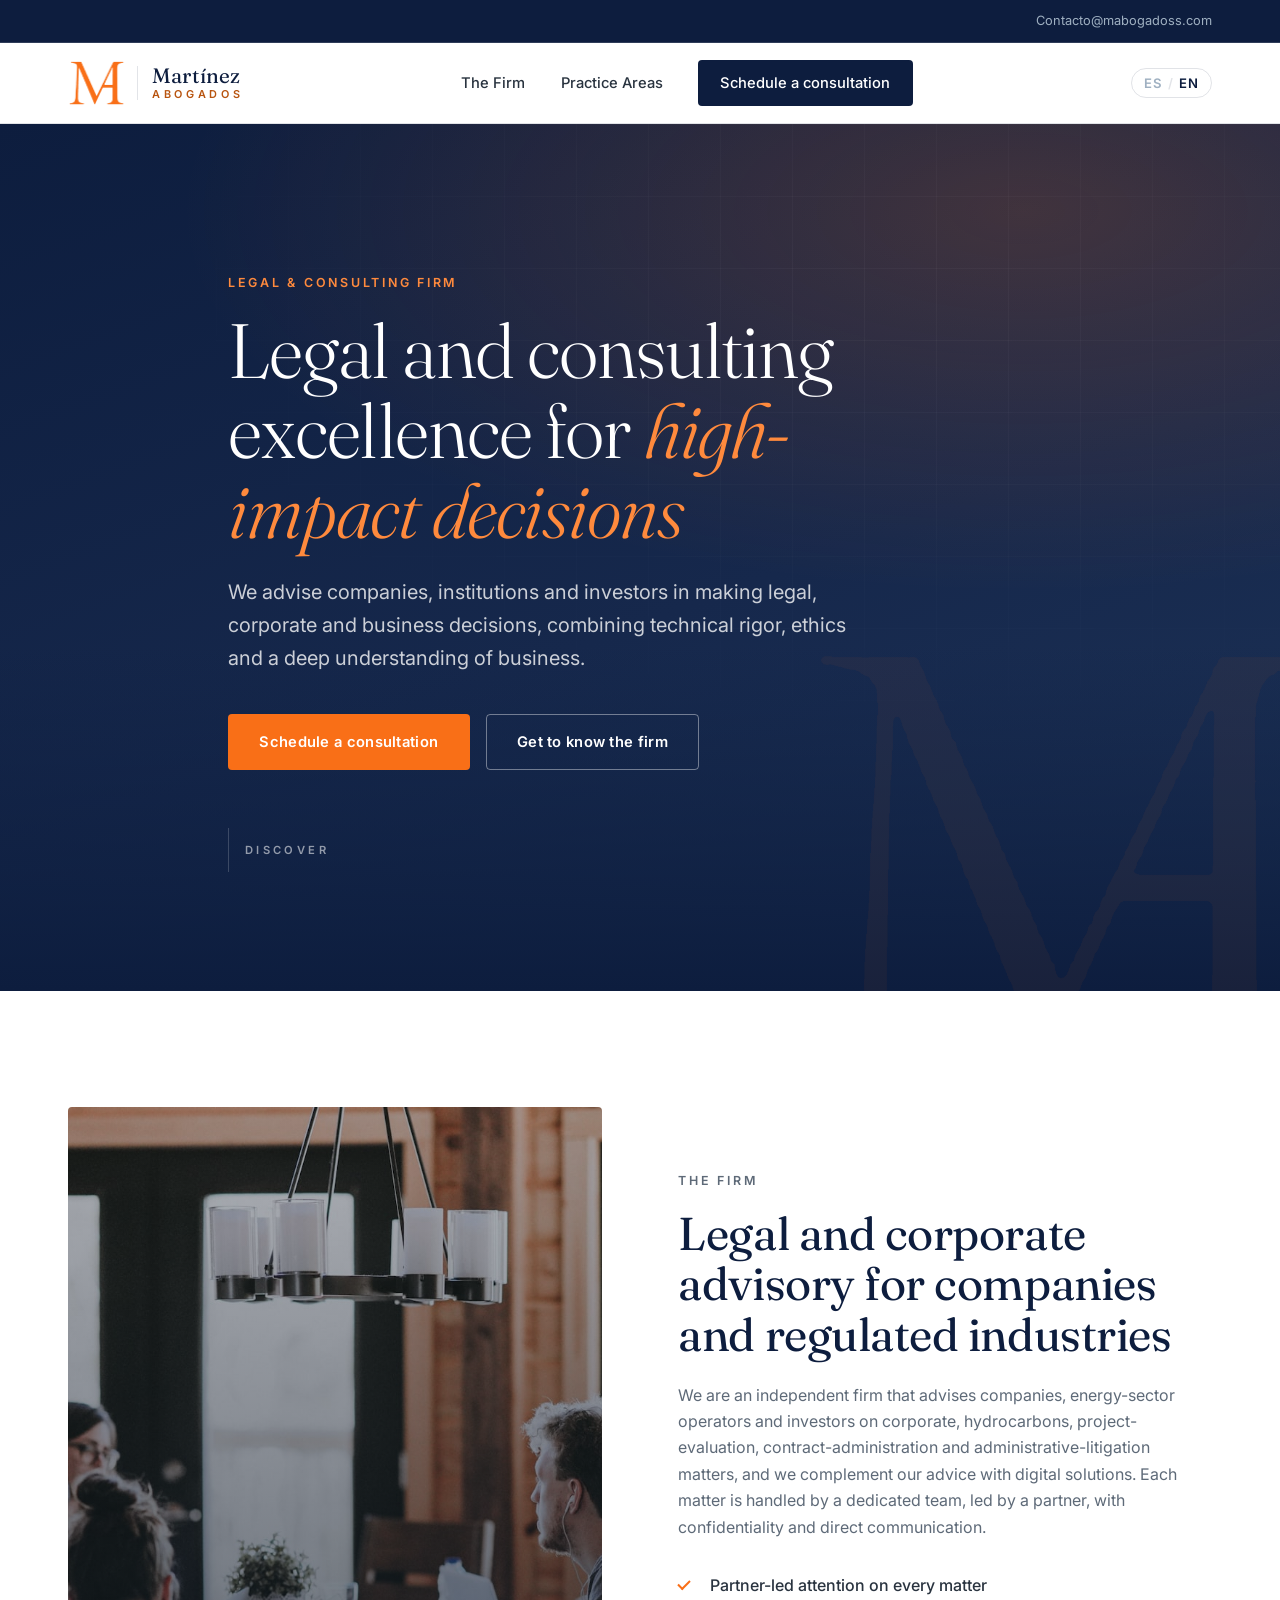
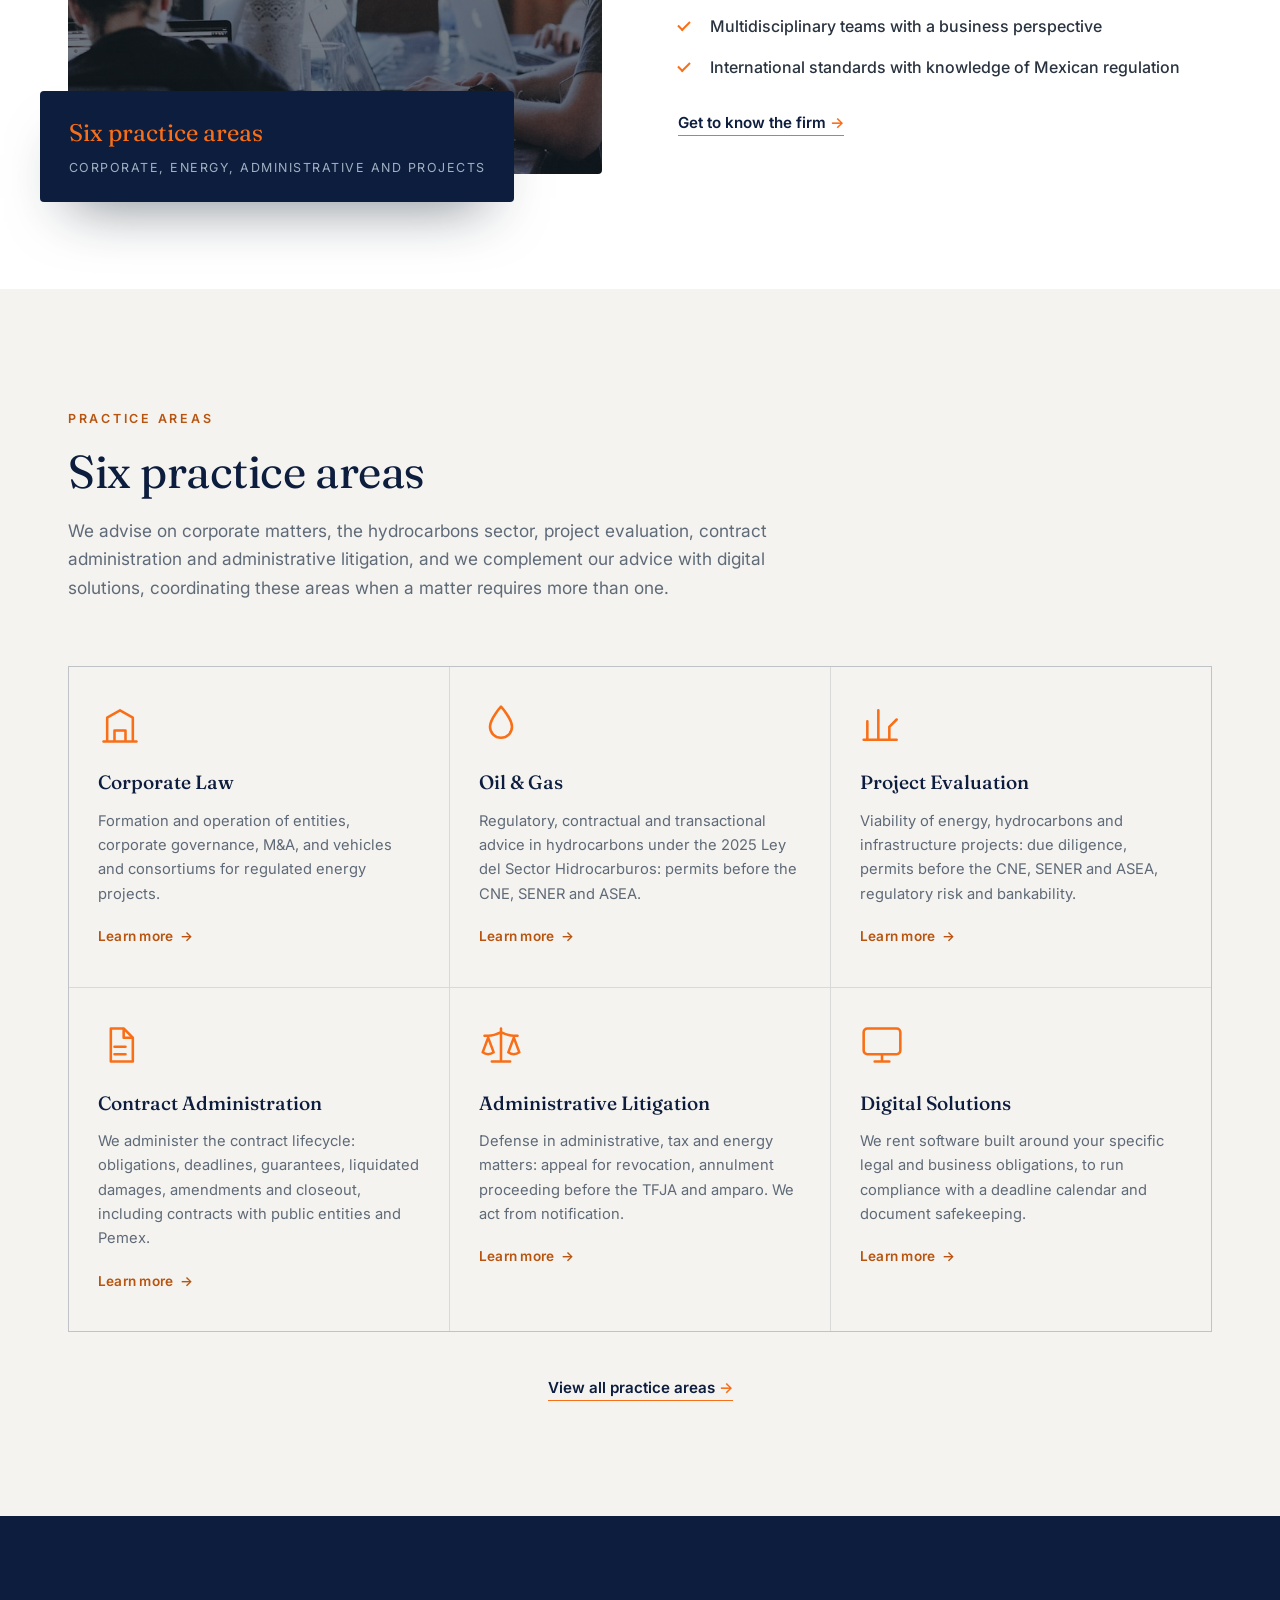
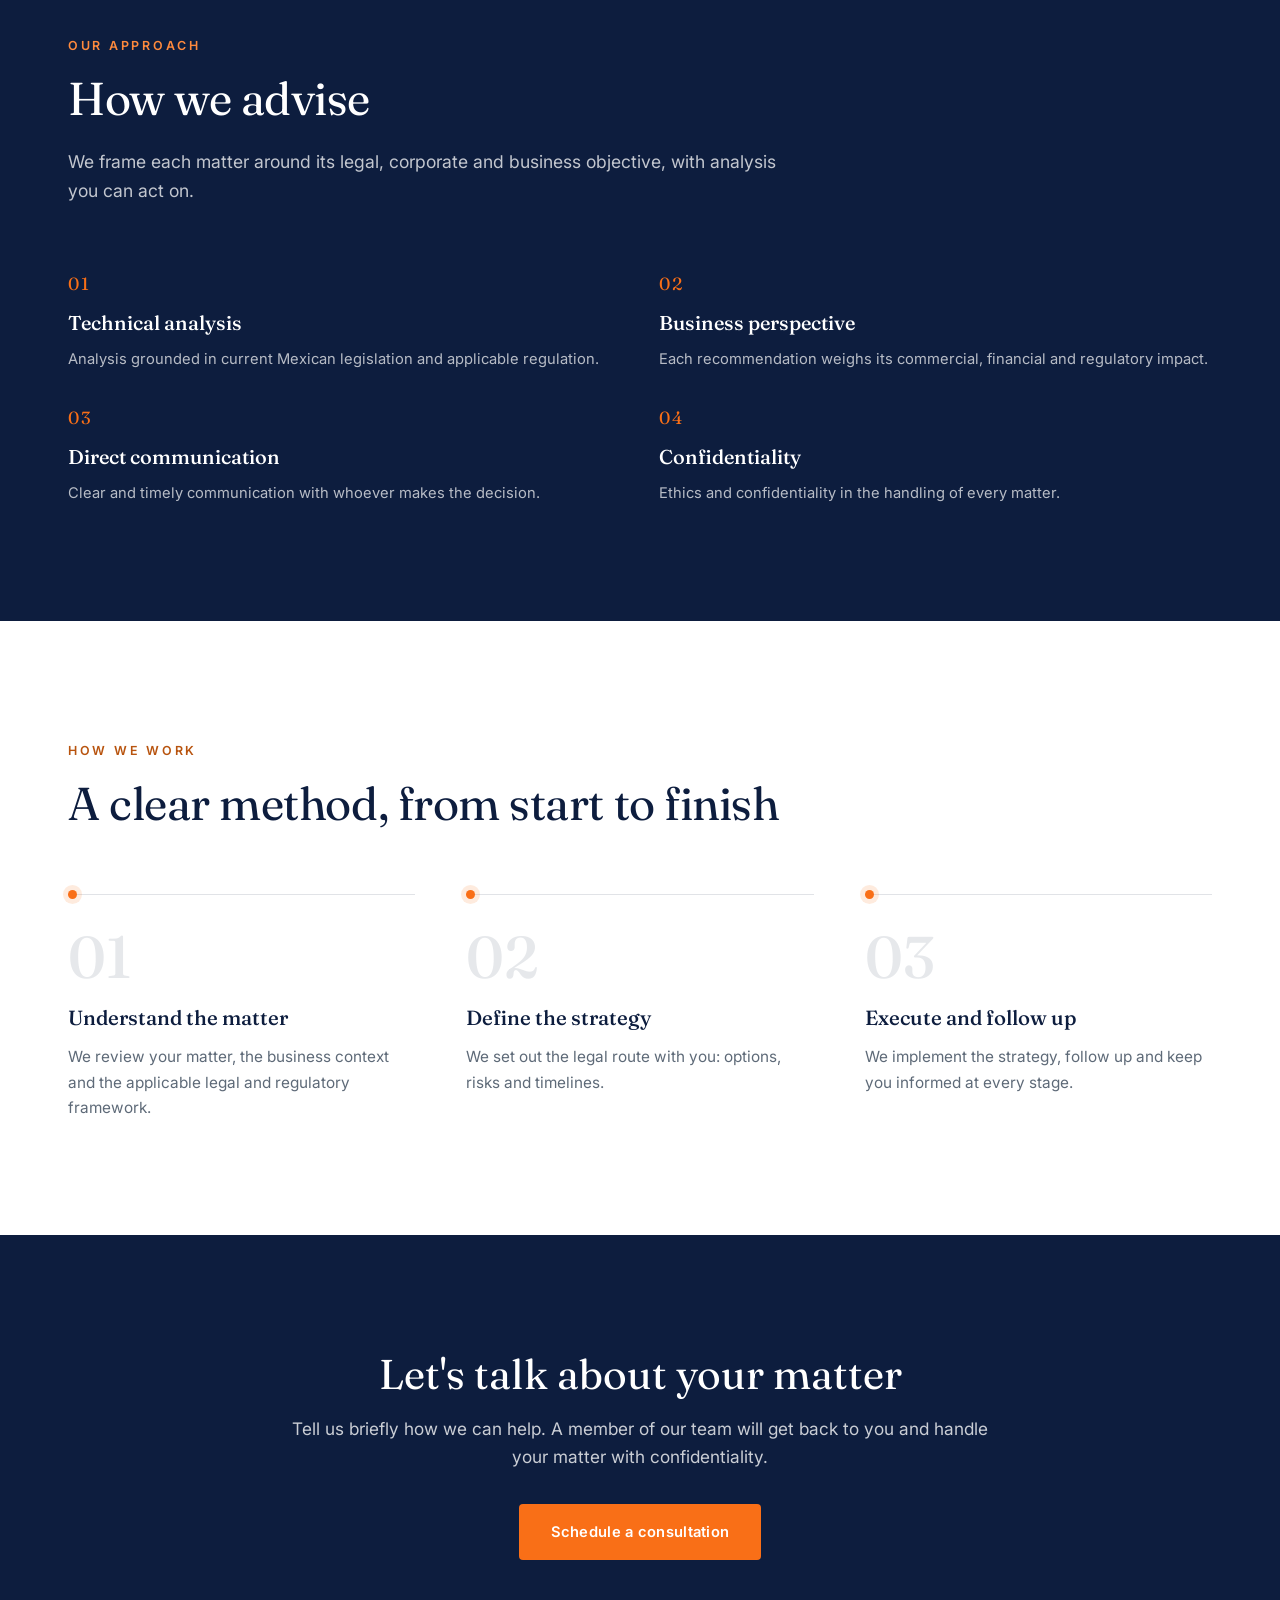
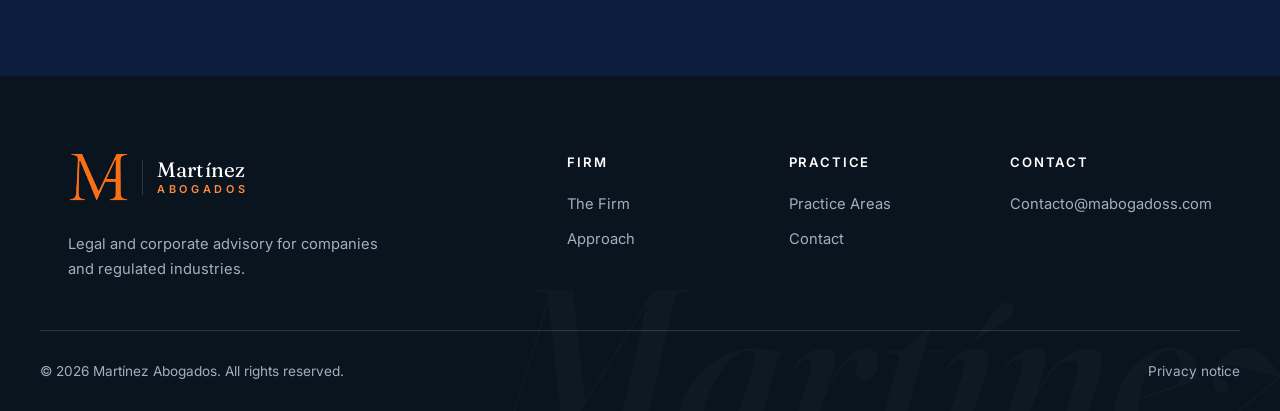
<file: index.html>
<!DOCTYPE html>
<html lang="es">
<head>
  <meta charset="UTF-8" />
  <meta name="viewport" content="width=device-width, initial-scale=1.0" />
  <meta name="google-site-verification" content="AMJVcOWjHo9Yig1ddFNWOTWosE7Yhe5uKG3Fdbvx0ug" />
  <title>Martínez Abogados — Asesoría jurídica y corporativa</title>
  <meta name="description" content="Despacho jurídico con práctica en derecho corporativo, petróleo y gas, evaluación de proyectos, administración de contratos, litigio administrativo y soluciones digitales para empresas e industrias reguladas." />
  <meta property="og:type" content="website" />
  <meta property="og:site_name" content="Martínez Abogados" />
  <meta property="og:locale" content="es_MX" />
  <meta property="og:url" content="https://mabogadoss.com/" />
  <meta property="og:title" content="Martínez Abogados — Asesoría jurídica y corporativa" />
  <meta property="og:description" content="Despacho jurídico con práctica en derecho corporativo, petróleo y gas, evaluación de proyectos, administración de contratos, litigio administrativo y soluciones digitales para empresas e industrias reguladas." />
  <meta property="og:image" content="https://mabogadoss.com/assets/og-image.png" />
  <meta name="twitter:card" content="summary_large_image" />
  <meta name="twitter:title" content="Martínez Abogados — Asesoría jurídica y corporativa" />
  <meta name="twitter:description" content="Despacho jurídico con práctica en derecho corporativo, petróleo y gas, evaluación de proyectos, administración de contratos, litigio administrativo y soluciones digitales para empresas e industrias reguladas." />
  <meta name="twitter:image" content="https://mabogadoss.com/assets/og-image.png" />
  <link rel="icon" type="image/png" href="assets/favicon-256.png" />
  <link rel="apple-touch-icon" href="assets/apple-touch-icon.png" />
  <link rel="preconnect" href="https://fonts.googleapis.com" />
  <link rel="preconnect" href="https://fonts.gstatic.com" crossorigin />
  <link href="https://fonts.googleapis.com/css2?family=Fraunces:ital,opsz,wght@0,9..144,300..600;1,9..144,300..500&family=Inter:wght@300;400;500;600;700&display=swap" rel="stylesheet" />
  <link rel="stylesheet" href="styles.css" />
</head>
<body>

  <div class="topbar">
    <div class="container topbar__inner">
      <div class="topbar__contact">
        <a href="mailto:Contacto@mabogadoss.com">Contacto@mabogadoss.com</a>
      </div>
    </div>
  </div>

  <header class="site-header" id="header">
    <div class="container site-header__inner">
      <a href="index.html" class="brand" aria-label="Martínez Abogados, inicio">
        <img src="assets/monogram-orange.png" alt="" class="brand__logo" />
        <span class="brand__text">
          <span class="brand__name">Martínez</span>
          <span class="brand__sub">Abogados</span>
        </span>
      </a>
      <nav class="nav" id="nav" aria-label="Navegación principal">
        <a href="firma.html" data-en="The Firm">La firma</a>
        <a href="areas.html" data-en="Practice Areas">Áreas de práctica</a>
        <a href="contacto.html" class="nav__cta" data-en="Schedule a consultation">Agendar consulta</a>
      </nav>
      <div class="header-actions">
        <button class="lang-toggle" id="langToggle" aria-label="Cambiar idioma / Switch language">
          <span class="lang-toggle__opt is-active" data-lang="es">ES</span>
          <span class="lang-toggle__sep">/</span>
          <span class="lang-toggle__opt" data-lang="en">EN</span>
        </button>
        <button class="nav-toggle" id="navToggle" aria-label="Abrir menú" aria-expanded="false">
          <span></span><span></span><span></span>
        </button>
      </div>
    </div>
  </header>

  <main>
    <!-- Hero -->
    <section class="hero" id="inicio">
      <div class="hero__bg" aria-hidden="true"></div>
      <div class="hero__overlay" aria-hidden="true"></div>
      <div class="container hero__content">
        <p class="eyebrow eyebrow--light reveal" data-en="Legal &amp; consulting firm">Despacho legal y de consultoría</p>
        <h1 class="hero__title reveal" data-en="Legal and consulting excellence for <em>high-impact decisions</em>">
          Asesoría legal y consultoría de excelencia para <em>decisiones de alto impacto</em>
        </h1>
        <p class="hero__lead reveal" data-en="We advise companies, institutions and investors in making legal, corporate and business decisions, combining technical rigor, ethics and a deep understanding of business.">
          Asesoramos a empresas, instituciones e inversionistas para la toma de decisiones legales,
          corporativas y de negocios, combinando rigor técnico, ética y una profunda comprensión del negocio.
        </p>
        <div class="hero__actions reveal">
          <a href="contacto.html" class="btn btn--accent" data-en="Schedule a consultation">Agenda una consulta</a>
          <a href="firma.html" class="btn btn--ghost" data-en="Get to know the firm">Conoce la firma</a>
        </div>
        <div class="hero__scroll reveal" aria-hidden="true">
          <span class="hero__scroll-line"></span>
          <span data-en="Discover">Descubre</span>
        </div>
      </div>
    </section>

    <!-- Firma (resumen) -->
    <section class="section firma">
      <div class="container grid-2">
        <div class="firma__media reveal">
          <div class="firma__img"></div>
          <div class="firma__badge">
            <span class="firma__badge-num" data-en="Six practice areas">Seis áreas</span>
            <span class="firma__badge-label" data-en="corporate, energy, administrative and projects">corporativo, energía, administrativo y proyectos</span>
          </div>
        </div>
        <div class="firma__text">
          <p class="eyebrow reveal" data-en="The firm">La firma</p>
          <h2 class="section__title reveal" data-en="Legal and corporate advisory for companies and regulated industries">Asesoría jurídica y corporativa para empresas e industrias reguladas</h2>
          <p class="reveal" data-en="We are an independent firm that advises companies, energy-sector operators and investors on corporate, hydrocarbons, project-evaluation, contract-administration and administrative-litigation matters, and we complement our advice with digital solutions. Each matter is handled by a dedicated team, led by a partner, with confidentiality and direct communication.">
            Somos un despacho independiente que asesora a empresas, operadores del sector energético e
            inversionistas en materia corporativa, de hidrocarburos, evaluación de proyectos,
            administración de contratos y litigio administrativo, y complementamos nuestra asesoría con
            soluciones digitales. Cada asunto se atiende con un equipo dedicado, liderado por un socio,
            con confidencialidad y comunicación directa.
          </p>
          <ul class="checklist">
            <li class="reveal" data-en="Partner-led attention on every matter">Atención de socio en cada asunto</li>
            <li class="reveal" data-en="Multidisciplinary teams with a business perspective">Equipos multidisciplinarios con visión de negocio</li>
            <li class="reveal" data-en="International standards with knowledge of Mexican regulation">Estándares internacionales con conocimiento de la regulación mexicana</li>
          </ul>
          <p class="reveal" style="margin-top:1.8rem;">
            <a href="firma.html" class="link-arrow" data-en="Get to know the firm">Conoce la firma</a>
          </p>
        </div>
      </div>
    </section>

    <!-- Áreas (resumen) -->
    <section class="section section--soft">
      <div class="container">
        <div class="section__head">
          <p class="eyebrow reveal" data-en="Practice Areas">Áreas de práctica</p>
          <h2 class="section__title reveal" data-en="Six practice areas">Seis áreas de práctica</h2>
          <p class="section__intro reveal" data-en="We advise on corporate matters, the hydrocarbons sector, project evaluation, contract administration and administrative litigation, and we complement our advice with digital solutions, coordinating these areas when a matter requires more than one.">
            Asesoramos en materia corporativa, sector de hidrocarburos, evaluación de proyectos,
            administración de contratos y litigio administrativo, y complementamos nuestra asesoría con
            soluciones digitales, coordinando estas áreas cuando un asunto requiere más de una.
          </p>
        </div>

        <div class="areas-grid">
          <a href="area-corporativo.html" class="area-card reveal">
            <div class="area-card__icon" aria-hidden="true">
              <svg viewBox="0 0 24 24" fill="none" stroke="currentColor" stroke-width="1.4"><path d="M3 21h18M5 21V8l7-4 7 4v13M9 21v-6h6v6"/></svg>
            </div>
            <h3 data-en="Corporate Law">Derecho corporativo</h3>
            <p data-en="Formation and operation of entities, corporate governance, M&amp;A, and vehicles and consortiums for regulated energy projects.">Constitución y operación de sociedades, gobierno corporativo, M&amp;A y vehículos y consorcios para proyectos regulados de energía.</p>
            <span class="area-card__more" data-en="Learn more">Ver más</span>
          </a>

          <a href="area-oil-and-gas.html" class="area-card reveal">
            <div class="area-card__icon" aria-hidden="true">
              <svg viewBox="0 0 24 24" fill="none" stroke="currentColor" stroke-width="1.4"><path d="M12 2s6 6.5 6 11a6 6 0 0 1-12 0c0-4.5 6-11 6-11Z"/></svg>
            </div>
            <h3 data-en="Oil &amp; Gas">Petróleo y Gas</h3>
            <p data-en="Regulatory, contractual and transactional advice in hydrocarbons under the 2025 Ley del Sector Hidrocarburos: permits before the CNE, SENER and ASEA.">Asesoría regulatoria, contractual y transaccional en hidrocarburos bajo la Ley del Sector Hidrocarburos de 2025: permisos ante la CNE, SENER y ASEA.</p>
            <span class="area-card__more" data-en="Learn more">Ver más</span>
          </a>

          <a href="area-evaluacion-proyectos.html" class="area-card reveal">
            <div class="area-card__icon" aria-hidden="true">
              <svg viewBox="0 0 24 24" fill="none" stroke="currentColor" stroke-width="1.4"><path d="M4 20V10M10 20V4M16 20v-7M20 20H2M16 13l4-4"/></svg>
            </div>
            <h3 data-en="Project Evaluation">Evaluación de proyectos</h3>
            <p data-en="Viability of energy, hydrocarbons and infrastructure projects: due diligence, permits before the CNE, SENER and ASEA, regulatory risk and bankability.">Viabilidad de proyectos de energía, hidrocarburos e infraestructura: debida diligencia, permisos ante la CNE, SENER y ASEA, riesgo regulatorio y bancabilidad.</p>
            <span class="area-card__more" data-en="Learn more">Ver más</span>
          </a>

          <a href="area-administracion-contratos.html" class="area-card reveal">
            <div class="area-card__icon" aria-hidden="true">
              <svg viewBox="0 0 24 24" fill="none" stroke="currentColor" stroke-width="1.4"><path d="M7 3h7l5 5v13H7zM14 3v5h5M9 13h6M9 17h6"/></svg>
            </div>
            <h3 data-en="Contract Administration">Administración de contratos</h3>
            <p data-en="We administer the contract lifecycle: obligations, deadlines, guarantees, liquidated damages, amendments and closeout, including contracts with public entities and Pemex.">Administramos el ciclo de vida del contrato: obligaciones, plazos, garantías, penas convencionales, convenios modificatorios y cierre, incluidos contratos con entes públicos y Pemex.</p>
            <span class="area-card__more" data-en="Learn more">Ver más</span>
          </a>

          <a href="area-litigio-administrativo.html" class="area-card reveal">
            <div class="area-card__icon" aria-hidden="true">
              <svg viewBox="0 0 24 24" fill="none" stroke="currentColor" stroke-width="1.4"><path d="m16 16 3-8 3 8c-.87.65-1.92 1-3 1s-2.13-.35-3-1Z"/><path d="m2 16 3-8 3 8c-.87.65-1.92 1-3 1s-2.13-.35-3-1Z"/><path d="M7 21h10M12 3v18M3 7h2c2 0 5-1 7-2 2 1 5 2 7 2h2"/></svg>
            </div>
            <h3 data-en="Administrative Litigation">Litigio administrativo</h3>
            <p data-en="Defense in administrative, tax and energy matters: appeal for revocation, annulment proceeding before the TFJA and amparo. We act from notification.">Defensa en materia administrativa, fiscal y energética: recurso de revocación, juicio de nulidad ante el TFJA y amparo. Actuamos desde la notificación.</p>
            <span class="area-card__more" data-en="Learn more">Ver más</span>
          </a>

          <a href="area-soluciones-digitales.html" class="area-card reveal">
            <div class="area-card__icon" aria-hidden="true">
              <svg viewBox="0 0 24 24" fill="none" stroke="currentColor" stroke-width="1.4"><rect x="2" y="3" width="20" height="14" rx="2"/><path d="M8 21h8M12 17v4"/></svg>
            </div>
            <h3 data-en="Digital Solutions">Soluciones digitales</h3>
            <p data-en="We rent software built around your specific legal and business obligations, to run compliance with a deadline calendar and document safekeeping.">Rentamos software diseñado a la medida de tus obligaciones legales y de negocio, para operar el cumplimiento con calendario y respaldo documental.</p>
            <span class="area-card__more" data-en="Learn more">Ver más</span>
          </a>
        </div>

        <p class="reveal" style="text-align:center; margin-top:2.6rem;">
          <a href="areas.html" class="link-arrow" data-en="View all practice areas">Ver todas las áreas de práctica</a>
        </p>
      </div>
    </section>

    <!-- Enfoque (resumen) -->
    <section class="section enfoque">
      <div class="container">
        <div class="section__head" style="max-width:720px;">
          <p class="eyebrow eyebrow--light reveal" data-en="Our approach">Nuestro enfoque</p>
          <h2 class="section__title section__title--light reveal" data-en="How we advise">Cómo asesoramos</h2>
          <p class="enfoque__lead reveal" data-en="We frame each matter around its legal, corporate and business objective, with analysis you can act on.">
            Enmarcamos cada asunto en su objetivo legal, corporativo y de negocio, con análisis sobre el cual puedas decidir.
          </p>
        </div>
        <div class="values">
          <div class="value reveal">
            <span class="value__num">01</span>
            <h3 data-en="Technical analysis">Análisis técnico</h3>
            <p data-en="Analysis grounded in current Mexican legislation and applicable regulation.">Análisis apegado a la legislación mexicana vigente y a la regulación aplicable.</p>
          </div>
          <div class="value reveal">
            <span class="value__num">02</span>
            <h3 data-en="Business perspective">Visión de negocio</h3>
            <p data-en="Each recommendation weighs its commercial, financial and regulatory impact.">Cada recomendación considera su impacto comercial, financiero y regulatorio.</p>
          </div>
          <div class="value reveal">
            <span class="value__num">03</span>
            <h3 data-en="Direct communication">Comunicación directa</h3>
            <p data-en="Clear and timely communication with whoever makes the decision.">Comunicación clara y oportuna con quien toma la decisión.</p>
          </div>
          <div class="value reveal">
            <span class="value__num">04</span>
            <h3 data-en="Confidentiality">Confidencialidad</h3>
            <p data-en="Ethics and confidentiality in the handling of every matter.">Ética y confidencialidad en el manejo de cada asunto.</p>
          </div>
        </div>
      </div>
    </section>

    <!-- Cómo trabajamos -->
    <section class="section">
      <div class="container">
        <div class="section__head">
          <p class="eyebrow reveal" data-en="How we work">Cómo trabajamos</p>
          <h2 class="section__title reveal" data-en="A clear method, from start to finish">Un método claro, de principio a fin</h2>
        </div>
        <div class="process-grid">
          <div class="process-step reveal">
            <span class="process-step__num">01</span>
            <h3 data-en="Understand the matter">Entender el asunto</h3>
            <p data-en="We review your matter, the business context and the applicable legal and regulatory framework.">
              Revisamos tu asunto, el contexto del negocio y el marco legal y regulatorio aplicable.
            </p>
          </div>
          <div class="process-step reveal">
            <span class="process-step__num">02</span>
            <h3 data-en="Define the strategy">Definir la estrategia</h3>
            <p data-en="We set out the legal route with you: options, risks and timelines.">
              Definimos contigo la ruta jurídica: opciones, riesgos y tiempos.
            </p>
          </div>
          <div class="process-step reveal">
            <span class="process-step__num">03</span>
            <h3 data-en="Execute and follow up">Ejecutar y dar seguimiento</h3>
            <p data-en="We implement the strategy, follow up and keep you informed at every stage.">
              Ejecutamos la estrategia, damos seguimiento y te informamos en cada etapa.
            </p>
          </div>
        </div>
      </div>
    </section>

    <!-- CTA -->
    <section class="section cta-band">
      <div class="container">
        <h2 class="reveal" data-en="Let's talk about your matter">Conversemos sobre tu asunto</h2>
        <p class="reveal" data-en="Tell us briefly how we can help. A member of our team will get back to you and handle your matter with confidentiality.">
          Cuéntanos brevemente cómo podemos ayudarte. Un miembro de nuestro equipo te responderá y
          atenderá tu asunto con confidencialidad.
        </p>
        <a href="contacto.html" class="btn btn--accent reveal" data-en="Schedule a consultation">Agenda una consulta</a>
      </div>
    </section>
  </main>

  <footer class="footer">
    <div class="container footer__top">
      <div class="footer__brand">
        <a href="index.html" class="brand brand--light">
          <img src="assets/monogram-orange.png" alt="" class="brand__logo" />
          <span class="brand__text">
            <span class="brand__name">Martínez</span>
            <span class="brand__sub">Abogados</span>
          </span>
        </a>
        <p data-en="Legal and corporate advisory for companies and regulated industries.">Asesoría jurídica y corporativa para empresas e industrias reguladas.</p>
      </div>
      <nav class="footer__nav" aria-label="Pie de página">
        <div>
          <h4 data-en="Firm">Firma</h4>
          <a href="firma.html" data-en="The Firm">La firma</a>
          <a href="firma.html#enfoque" data-en="Approach">Enfoque</a>
        </div>
        <div>
          <h4 data-en="Practice">Práctica</h4>
          <a href="areas.html" data-en="Practice Areas">Áreas de práctica</a>
          <a href="contacto.html" data-en="Contact">Contacto</a>
        </div>
        <div>
          <h4 data-en="Contact">Contacto</h4>
          <a href="mailto:Contacto@mabogadoss.com">Contacto@mabogadoss.com</a>
        </div>
      </nav>
    </div>
    <div class="container footer__bottom">
      <p>&copy; <span id="year"></span> Martínez Abogados. <span data-en="All rights reserved.">Todos los derechos reservados.</span></p>
      <div class="footer__legal">
        <a href="aviso-privacidad.html" data-en="Privacy notice">Aviso de privacidad</a>
      </div>
    </div>
  </footer>

  <script src="script.js"></script>
</body>
</html>
</file>
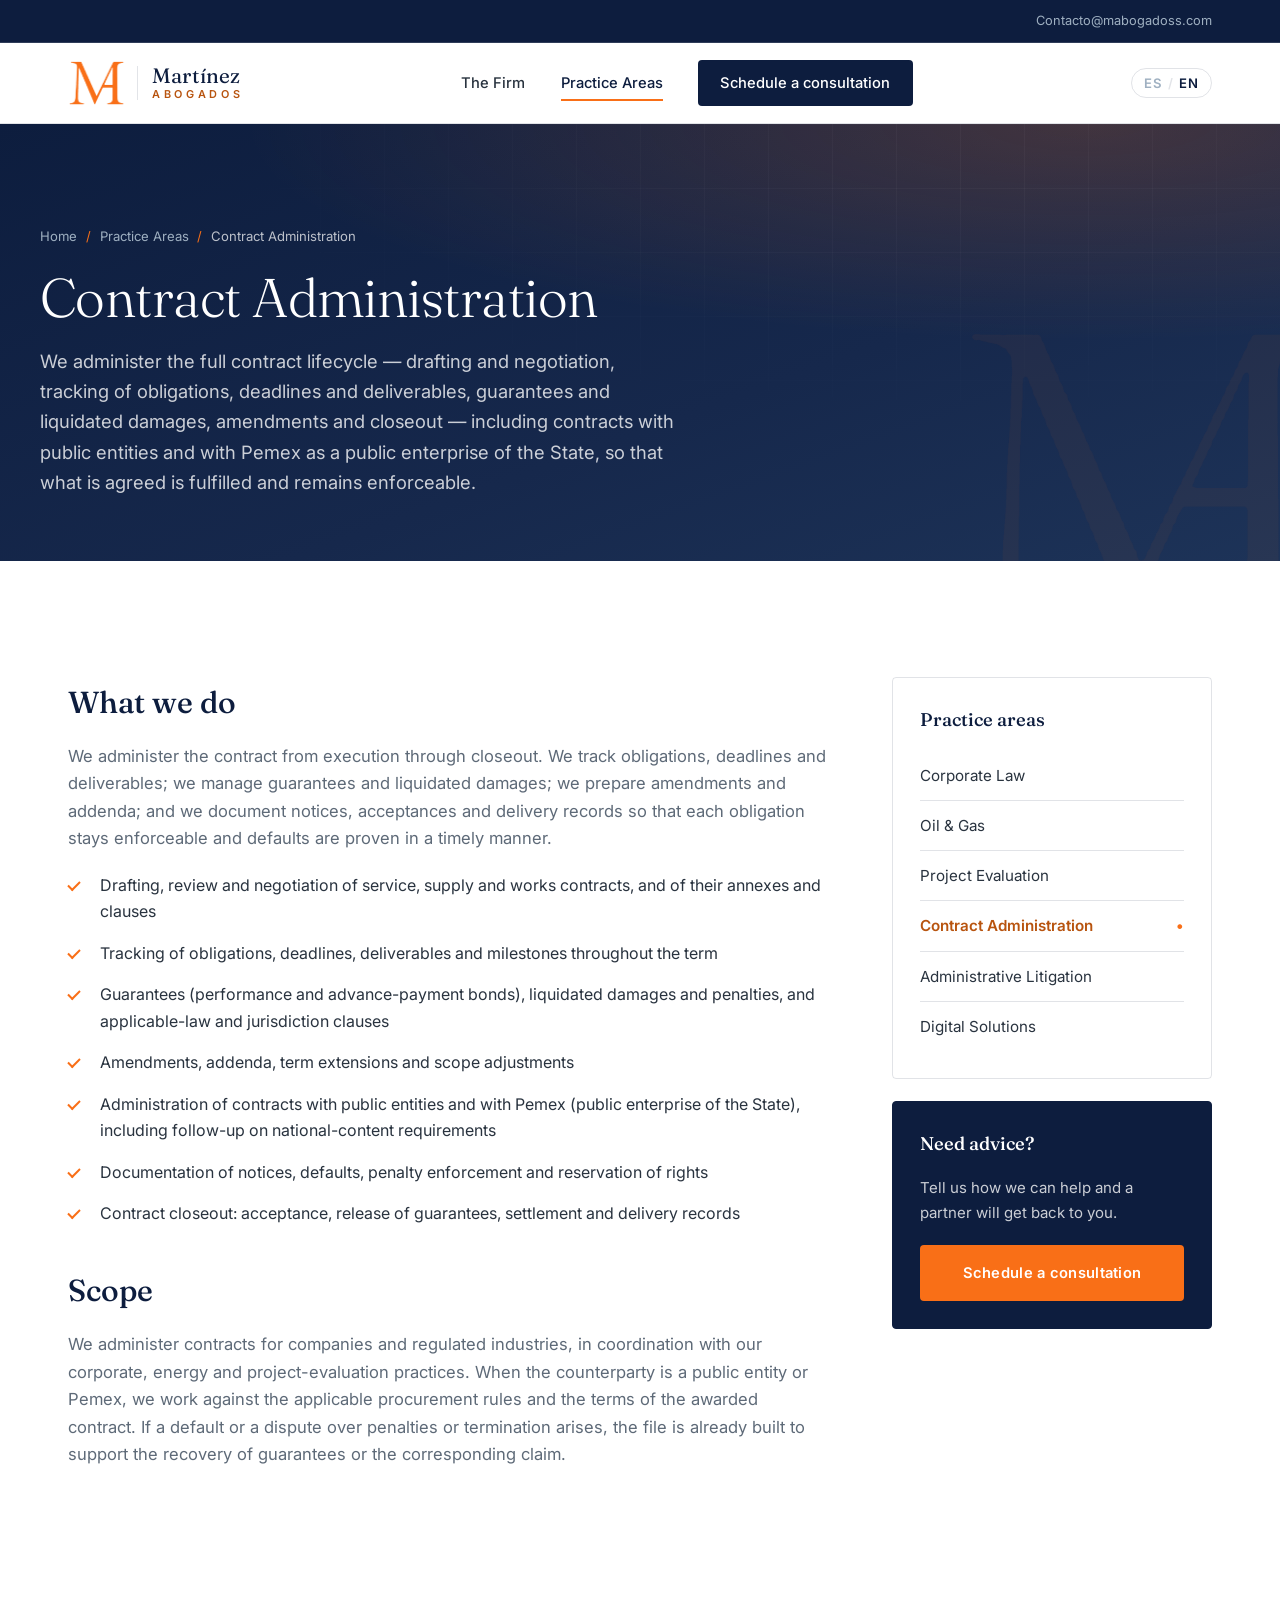
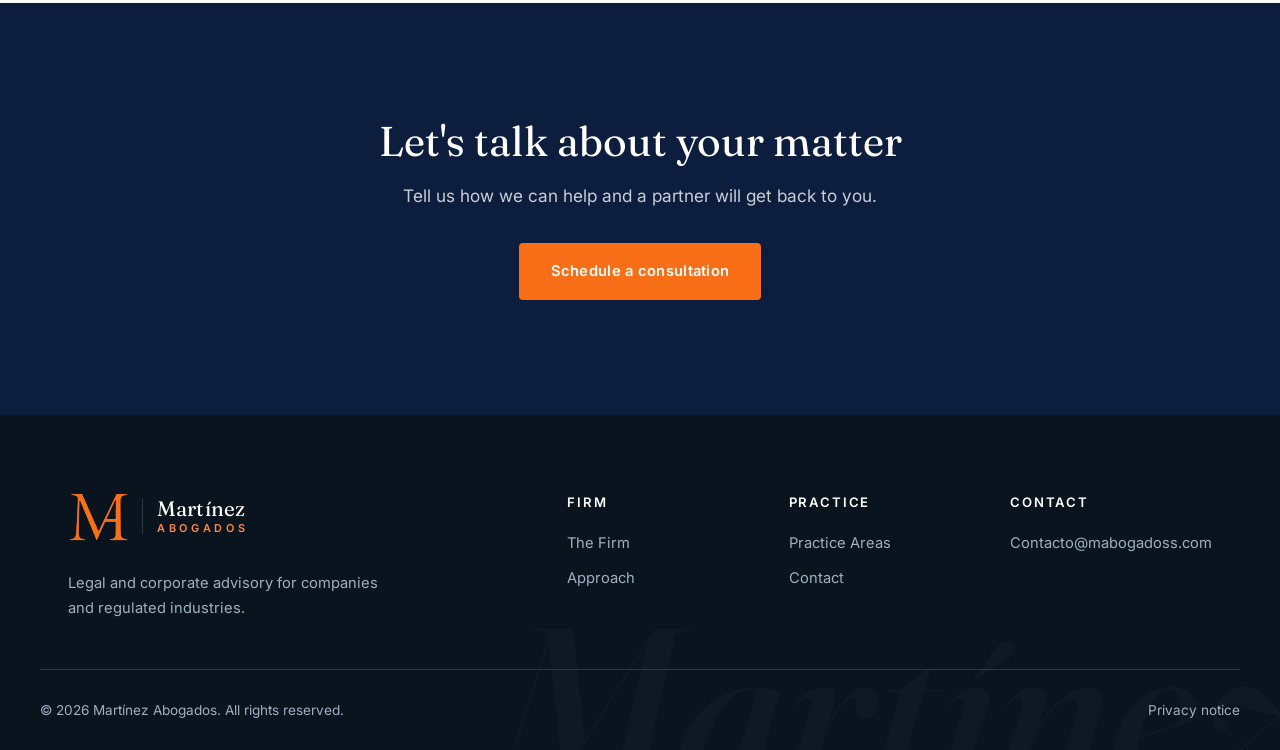
<file: area-administracion-contratos.html>
<!DOCTYPE html>
<html lang="es">
<head>
  <meta charset="UTF-8" />
  <meta name="viewport" content="width=device-width, initial-scale=1.0" />
  <title>Administración de contratos — Martínez Abogados</title>
  <meta name="description" content="Gestión del ciclo de vida contractual: elaboración, negociación, obligaciones contractuales, plazos, cumplimiento y riesgos para empresas e industrias reguladas." />
  <meta property="og:type" content="website" />
  <meta property="og:site_name" content="Martínez Abogados" />
  <meta property="og:locale" content="es_MX" />
  <meta property="og:url" content="https://mabogadoss.com/area-administracion-contratos.html" />
  <meta property="og:title" content="Administración de contratos — Martínez Abogados" />
  <meta property="og:description" content="Gestión del ciclo de vida contractual: elaboración, negociación, obligaciones contractuales, plazos, cumplimiento y riesgos para empresas e industrias reguladas." />
  <meta property="og:image" content="https://mabogadoss.com/assets/og-image.png" />
  <meta name="twitter:card" content="summary_large_image" />
  <meta name="twitter:title" content="Administración de contratos — Martínez Abogados" />
  <meta name="twitter:description" content="Gestión del ciclo de vida contractual: elaboración, negociación, obligaciones contractuales, plazos, cumplimiento y riesgos para empresas e industrias reguladas." />
  <meta name="twitter:image" content="https://mabogadoss.com/assets/og-image.png" />
  <link rel="icon" type="image/png" href="assets/favicon-256.png" />
  <link rel="apple-touch-icon" href="assets/apple-touch-icon.png" />
  <link rel="preconnect" href="https://fonts.googleapis.com" />
  <link rel="preconnect" href="https://fonts.gstatic.com" crossorigin />
  <link href="https://fonts.googleapis.com/css2?family=Fraunces:ital,opsz,wght@0,9..144,300..600;1,9..144,300..500&family=Inter:wght@300;400;500;600;700&display=swap" rel="stylesheet" />
  <link rel="stylesheet" href="styles.css" />
</head>
<body>

  <div class="topbar">
    <div class="container topbar__inner">
      <div class="topbar__contact">
        <a href="mailto:Contacto@mabogadoss.com">Contacto@mabogadoss.com</a>
      </div>
    </div>
  </div>

  <header class="site-header" id="header">
    <div class="container site-header__inner">
      <a href="index.html" class="brand" aria-label="Martínez Abogados, inicio">
        <img src="assets/monogram-orange.png" alt="" class="brand__logo" />
        <span class="brand__text">
          <span class="brand__name">Martínez</span>
          <span class="brand__sub">Abogados</span>
        </span>
      </a>
      <nav class="nav" id="nav" aria-label="Navegación principal">
        <a href="firma.html" data-en="The Firm">La firma</a>
        <a href="areas.html" data-en="Practice Areas">Áreas de práctica</a>
        <a href="contacto.html" class="nav__cta" data-en="Schedule a consultation">Agendar consulta</a>
      </nav>
      <div class="header-actions">
        <button class="lang-toggle" id="langToggle" aria-label="Cambiar idioma / Switch language">
          <span class="lang-toggle__opt is-active" data-lang="es">ES</span>
          <span class="lang-toggle__sep">/</span>
          <span class="lang-toggle__opt" data-lang="en">EN</span>
        </button>
        <button class="nav-toggle" id="navToggle" aria-label="Abrir menú" aria-expanded="false">
          <span></span><span></span><span></span>
        </button>
      </div>
    </div>
  </header>

  <main>
    <section class="page-hero">
      <div class="page-hero__bg" aria-hidden="true"></div>
      <div class="container">
        <nav class="breadcrumb" aria-label="Migas de pan">
          <a href="index.html" data-en="Home">Inicio</a>
          <span class="sep">/</span>
          <a href="areas.html" data-en="Practice Areas">Áreas de práctica</a>
          <span class="sep">/</span>
          <span class="current" data-en="Contract Administration">Administración de contratos</span>
        </nav>
        <h1 class="page-hero__title" data-en="Contract Administration">Administración de contratos</h1>
        <p class="page-hero__lead" data-en="We administer the full contract lifecycle — drafting and negotiation, tracking of obligations, deadlines and deliverables, guarantees and liquidated damages, amendments and closeout — including contracts with public entities and with Pemex as a public enterprise of the State, so that what is agreed is fulfilled and remains enforceable.">
          Administramos el ciclo de vida del contrato — elaboración y negociación, seguimiento de
          obligaciones, plazos y entregables, garantías y penas convencionales, convenios modificatorios
          y cierre — incluidos los contratos con entes públicos y con Pemex como empresa pública del
          Estado, para que lo pactado se cumpla y sea exigible.
        </p>
      </div>
    </section>

    <section class="section">
      <div class="container area-layout">
        <div class="prose reveal">
          <h2 data-en="What we do">Qué hacemos</h2>
          <p data-en="We administer the contract from execution through closeout. We track obligations, deadlines and deliverables; we manage guarantees and liquidated damages; we prepare amendments and addenda; and we document notices, acceptances and delivery records so that each obligation stays enforceable and defaults are proven in a timely manner.">
            Administramos el contrato desde su firma hasta el cierre. Damos seguimiento a las obligaciones,
            los plazos y los entregables; gestionamos garantías y penas convencionales; elaboramos convenios
            modificatorios y adendas; y documentamos notificaciones, aceptaciones y actas de entrega-recepción
            para que cada obligación se mantenga exigible y los incumplimientos queden acreditados en tiempo.
          </p>
          <ul class="service-list">
            <li data-en="Drafting, review and negotiation of service, supply and works contracts, and of their annexes and clauses">Elaboración, revisión y negociación de contratos de servicios, suministro y obra, y de sus anexos y clausulados</li>
            <li data-en="Tracking of obligations, deadlines, deliverables and milestones throughout the term">Seguimiento de obligaciones, plazos, entregables e hitos a lo largo de la vigencia</li>
            <li data-en="Guarantees (performance and advance-payment bonds), liquidated damages and penalties, and applicable-law and jurisdiction clauses">Garantías (fianzas de cumplimiento y de anticipo), penas convencionales y deducciones, y cláusulas de ley aplicable y jurisdicción</li>
            <li data-en="Amendments, addenda, term extensions and scope adjustments">Convenios modificatorios, adendas, prórrogas y ajustes de alcance</li>
            <li data-en="Administration of contracts with public entities and with Pemex (public enterprise of the State), including follow-up on national-content requirements">Administración de contratos con entes públicos y con Pemex (empresa pública del Estado), incluido el seguimiento de requisitos de contenido nacional</li>
            <li data-en="Documentation of notices, defaults, penalty enforcement and reservation of rights">Documentación de notificaciones, incumplimientos, aplicación de penas y reserva de derechos</li>
            <li data-en="Contract closeout: acceptance, release of guarantees, settlement and delivery records">Cierre del contrato: aceptación, liberación de garantías, finiquito y actas de entrega-recepción</li>
          </ul>

          <h2 data-en="Scope">Alcance</h2>
          <p data-en="We administer contracts for companies and regulated industries, in coordination with our corporate, energy and project-evaluation practices. When the counterparty is a public entity or Pemex, we work against the applicable procurement rules and the terms of the awarded contract. If a default or a dispute over penalties or termination arises, the file is already built to support the recovery of guarantees or the corresponding claim.">
            Administramos contratos de empresas e industrias reguladas, en coordinación con las materias
            corporativa, de energía y de evaluación de proyectos. Cuando la contraparte es un ente público
            o Pemex, trabajamos conforme a las reglas de contratación aplicables y a los términos del contrato
            adjudicado. Si surge un incumplimiento o una controversia sobre penas o terminación, el expediente
            ya está integrado para sustentar el cobro de garantías o la reclamación que corresponda.
          </p>
        </div>

        <aside class="sidebar">
          <div class="sidebar__box">
            <h3 data-en="Practice areas">Áreas de práctica</h3>
            <div class="side-links">
              <a href="area-corporativo.html" data-en="Corporate Law">Derecho corporativo</a>
              <a href="area-oil-and-gas.html" data-en="Oil &amp; Gas">Petróleo y Gas</a>
              <a href="area-evaluacion-proyectos.html" data-en="Project Evaluation">Evaluación de proyectos</a>
              <a href="area-administracion-contratos.html" data-en="Contract Administration">Administración de contratos</a>
              <a href="area-litigio-administrativo.html" data-en="Administrative Litigation">Litigio administrativo</a>
              <a href="area-soluciones-digitales.html" data-en="Digital Solutions">Soluciones digitales</a>
            </div>
          </div>
          <div class="sidebar__box sidebar__box--accent">
            <h3 data-en="Need advice?">¿Necesitas asesoría?</h3>
            <p data-en="Tell us how we can help and a partner will get back to you.">Cuéntanos cómo podemos ayudarte y un socio te responderá.</p>
            <a href="contacto.html" class="btn btn--accent btn--block" data-en="Schedule a consultation">Agenda una consulta</a>
          </div>
        </aside>
      </div>
    </section>

    <section class="section cta-band">
      <div class="container">
        <h2 class="reveal" data-en="Let's talk about your matter">Conversemos sobre tu asunto</h2>
        <p class="reveal" data-en="Tell us how we can help and a partner will get back to you.">Cuéntanos cómo podemos ayudarte y un socio te responderá.</p>
        <a href="contacto.html" class="btn btn--accent reveal" data-en="Schedule a consultation">Agenda una consulta</a>
      </div>
    </section>
  </main>

  <footer class="footer">
    <div class="container footer__top">
      <div class="footer__brand">
        <a href="index.html" class="brand brand--light">
          <img src="assets/monogram-orange.png" alt="" class="brand__logo" />
          <span class="brand__text">
            <span class="brand__name">Martínez</span>
            <span class="brand__sub">Abogados</span>
          </span>
        </a>
        <p data-en="Legal and corporate advisory for companies and regulated industries.">Asesoría jurídica y corporativa para empresas e industrias reguladas.</p>
      </div>
      <nav class="footer__nav" aria-label="Pie de página">
        <div>
          <h4 data-en="Firm">Firma</h4>
          <a href="firma.html" data-en="The Firm">La firma</a>
          <a href="firma.html#enfoque" data-en="Approach">Enfoque</a>
        </div>
        <div>
          <h4 data-en="Practice">Práctica</h4>
          <a href="areas.html" data-en="Practice Areas">Áreas de práctica</a>
          <a href="contacto.html" data-en="Contact">Contacto</a>
        </div>
        <div>
          <h4 data-en="Contact">Contacto</h4>
          <a href="mailto:Contacto@mabogadoss.com">Contacto@mabogadoss.com</a>
        </div>
      </nav>
    </div>
    <div class="container footer__bottom">
      <p>&copy; <span id="year"></span> Martínez Abogados. <span data-en="All rights reserved.">Todos los derechos reservados.</span></p>
      <div class="footer__legal">
        <a href="aviso-privacidad.html" data-en="Privacy notice">Aviso de privacidad</a>
      </div>
    </div>
  </footer>

  <script src="script.js"></script>
</body>
</html>
</file>
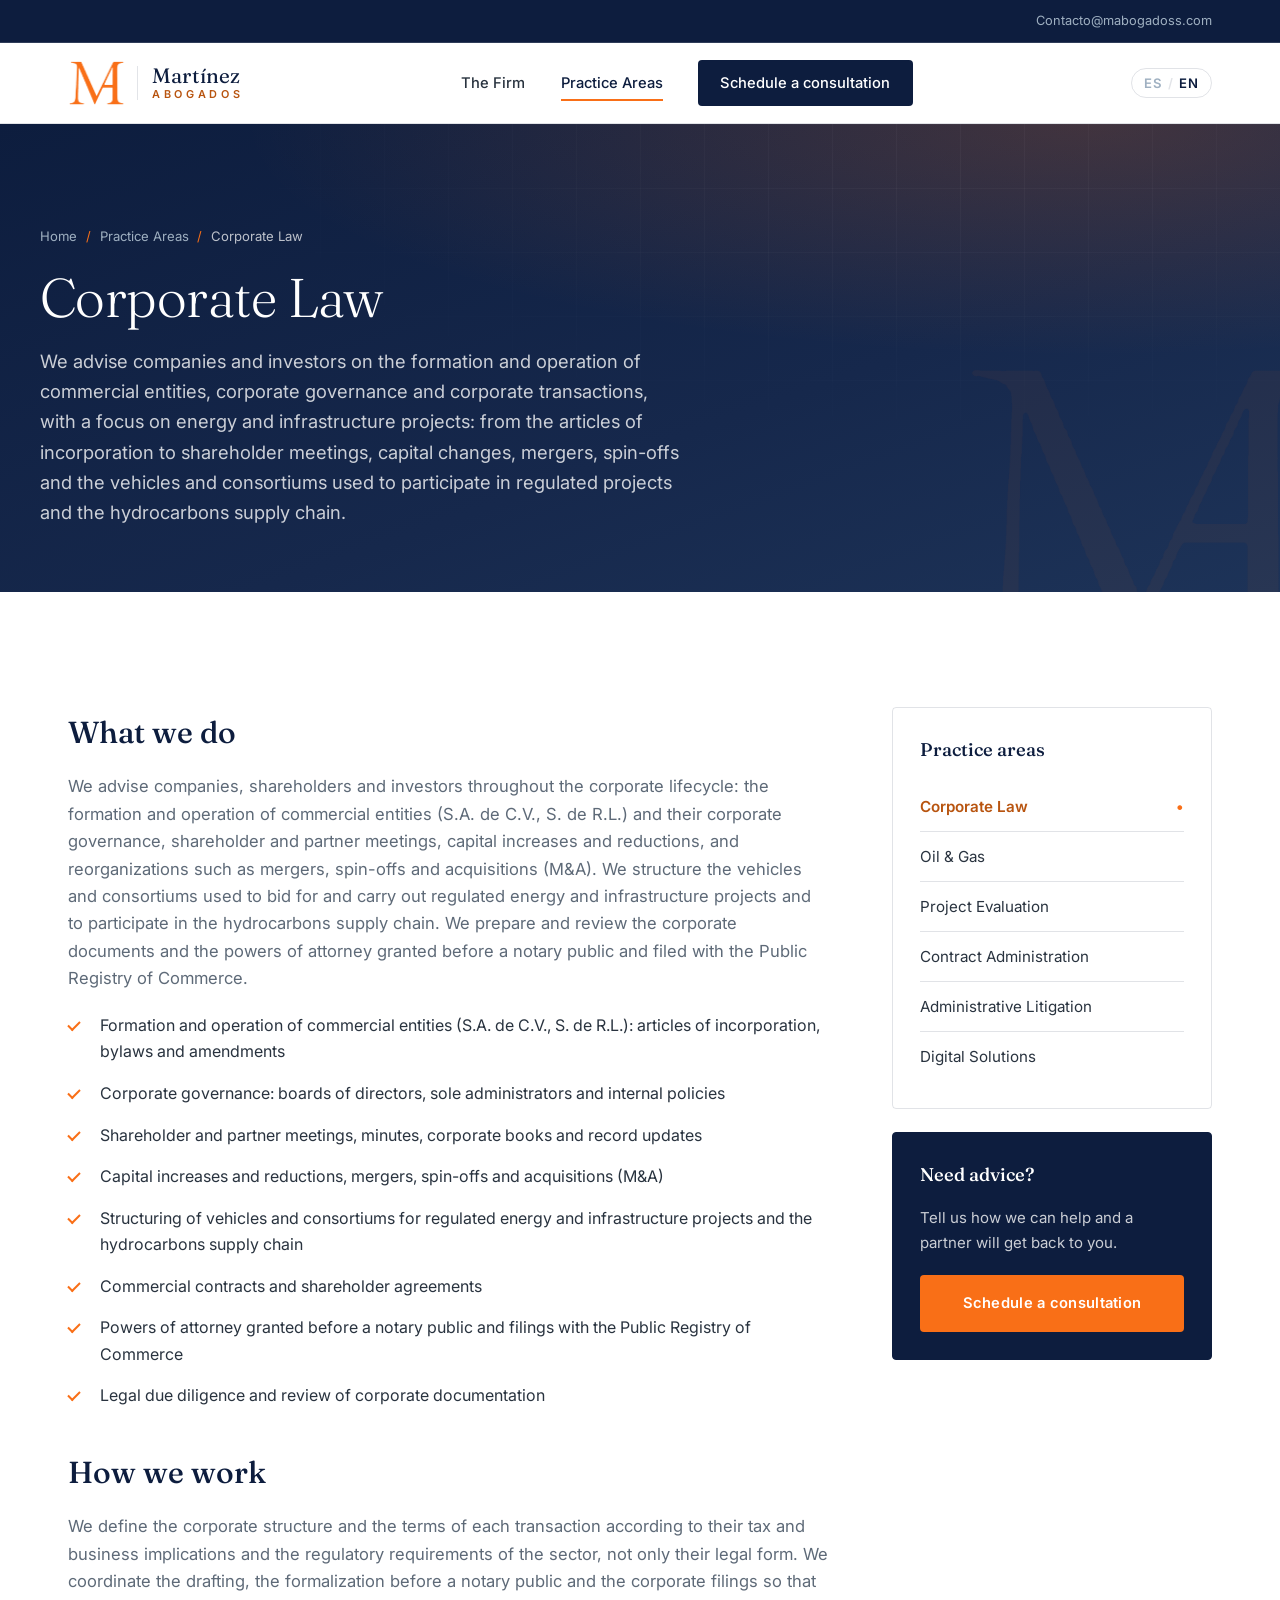
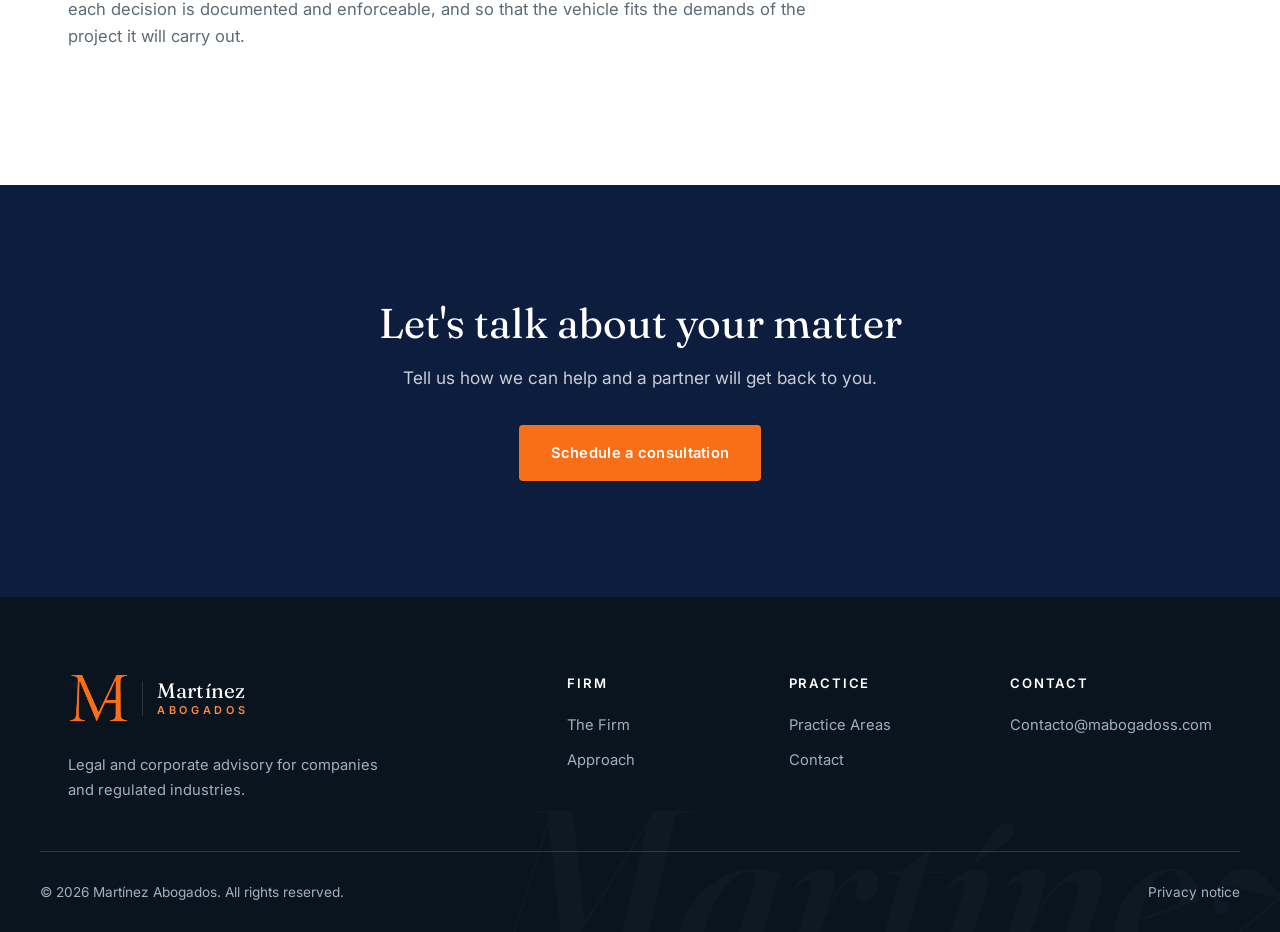
<file: area-corporativo.html>
<!DOCTYPE html>
<html lang="es">
<head>
  <meta charset="UTF-8" />
  <meta name="viewport" content="width=device-width, initial-scale=1.0" />
  <title>Derecho corporativo — Martínez Abogados</title>
  <meta name="description" content="Asesoría en constitución de sociedades, gobierno corporativo, contratos, fusiones y adquisiciones para empresas e inversionistas." />
  <meta property="og:type" content="website" />
  <meta property="og:site_name" content="Martínez Abogados" />
  <meta property="og:locale" content="es_MX" />
  <meta property="og:url" content="https://mabogadoss.com/area-corporativo.html" />
  <meta property="og:title" content="Derecho corporativo — Martínez Abogados" />
  <meta property="og:description" content="Asesoría en constitución de sociedades, gobierno corporativo, contratos, fusiones y adquisiciones para empresas e inversionistas." />
  <meta property="og:image" content="https://mabogadoss.com/assets/og-image.png" />
  <meta name="twitter:card" content="summary_large_image" />
  <meta name="twitter:title" content="Derecho corporativo — Martínez Abogados" />
  <meta name="twitter:description" content="Asesoría en constitución de sociedades, gobierno corporativo, contratos, fusiones y adquisiciones para empresas e inversionistas." />
  <meta name="twitter:image" content="https://mabogadoss.com/assets/og-image.png" />
  <link rel="icon" type="image/png" href="assets/favicon-256.png" />
  <link rel="apple-touch-icon" href="assets/apple-touch-icon.png" />
  <link rel="preconnect" href="https://fonts.googleapis.com" />
  <link rel="preconnect" href="https://fonts.gstatic.com" crossorigin />
  <link href="https://fonts.googleapis.com/css2?family=Fraunces:ital,opsz,wght@0,9..144,300..600;1,9..144,300..500&family=Inter:wght@300;400;500;600;700&display=swap" rel="stylesheet" />
  <link rel="stylesheet" href="styles.css" />
</head>
<body>

  <div class="topbar">
    <div class="container topbar__inner">
      <div class="topbar__contact">
        <a href="mailto:Contacto@mabogadoss.com">Contacto@mabogadoss.com</a>
      </div>
    </div>
  </div>

  <header class="site-header" id="header">
    <div class="container site-header__inner">
      <a href="index.html" class="brand" aria-label="Martínez Abogados, inicio">
        <img src="assets/monogram-orange.png" alt="" class="brand__logo" />
        <span class="brand__text">
          <span class="brand__name">Martínez</span>
          <span class="brand__sub">Abogados</span>
        </span>
      </a>
      <nav class="nav" id="nav" aria-label="Navegación principal">
        <a href="firma.html" data-en="The Firm">La firma</a>
        <a href="areas.html" data-en="Practice Areas">Áreas de práctica</a>
        <a href="contacto.html" class="nav__cta" data-en="Schedule a consultation">Agendar consulta</a>
      </nav>
      <div class="header-actions">
        <button class="lang-toggle" id="langToggle" aria-label="Cambiar idioma / Switch language">
          <span class="lang-toggle__opt is-active" data-lang="es">ES</span>
          <span class="lang-toggle__sep">/</span>
          <span class="lang-toggle__opt" data-lang="en">EN</span>
        </button>
        <button class="nav-toggle" id="navToggle" aria-label="Abrir menú" aria-expanded="false">
          <span></span><span></span><span></span>
        </button>
      </div>
    </div>
  </header>

  <main>
    <section class="page-hero">
      <div class="page-hero__bg" aria-hidden="true"></div>
      <div class="container">
        <nav class="breadcrumb" aria-label="Migas de pan">
          <a href="index.html" data-en="Home">Inicio</a>
          <span class="sep">/</span>
          <a href="areas.html" data-en="Practice Areas">Áreas de práctica</a>
          <span class="sep">/</span>
          <span class="current" data-en="Corporate Law">Derecho corporativo</span>
        </nav>
        <h1 class="page-hero__title" data-en="Corporate Law">Derecho corporativo</h1>
        <p class="page-hero__lead" data-en="We advise companies and investors on the formation and operation of commercial entities, corporate governance and corporate transactions, with a focus on energy and infrastructure projects: from the articles of incorporation to shareholder meetings, capital changes, mergers, spin-offs and the vehicles and consortiums used to participate in regulated projects and the hydrocarbons supply chain.">
          Asesoramos a empresas e inversionistas en la constitución y operación de sociedades
          mercantiles, el gobierno corporativo y los actos societarios, con enfoque en proyectos de
          energía e infraestructura: desde el acta constitutiva hasta las asambleas de accionistas,
          los cambios de capital, las fusiones, las escisiones y los vehículos y consorcios para
          participar en proyectos regulados y en la cadena de proveeduría del sector hidrocarburos.
        </p>
      </div>
    </section>

    <section class="section">
      <div class="container area-layout">
        <div class="prose reveal">
          <h2 data-en="What we do">Qué hacemos</h2>
          <p data-en="We advise companies, shareholders and investors throughout the corporate lifecycle: the formation and operation of commercial entities (S.A. de C.V., S. de R.L.) and their corporate governance, shareholder and partner meetings, capital increases and reductions, and reorganizations such as mergers, spin-offs and acquisitions (M&amp;A). We structure the vehicles and consortiums used to bid for and carry out regulated energy and infrastructure projects and to participate in the hydrocarbons supply chain. We prepare and review the corporate documents and the powers of attorney granted before a notary public and filed with the Public Registry of Commerce.">
            Asesoramos a empresas, accionistas e inversionistas a lo largo del ciclo de vida
            societario: la constitución y operación de sociedades mercantiles (S.A. de C.V., S. de
            R.L.) y su gobierno corporativo, las asambleas de accionistas y socios, los aumentos y
            reducciones de capital, y las reorganizaciones como la fusión, la escisión y las
            adquisiciones (M&amp;A). Estructuramos los vehículos y consorcios con los que se concursa
            y se ejecutan proyectos regulados de energía e infraestructura y se participa en la
            cadena de proveeduría del sector hidrocarburos. Elaboramos y revisamos la documentación
            corporativa y los poderes otorgados ante fedatario público e inscritos en el Registro
            Público de Comercio.
          </p>
          <ul class="service-list">
            <li data-en="Formation and operation of commercial entities (S.A. de C.V., S. de R.L.): articles of incorporation, bylaws and amendments">Constitución y operación de sociedades mercantiles (S.A. de C.V., S. de R.L.): acta constitutiva, estatutos sociales y sus reformas</li>
            <li data-en="Corporate governance: boards of directors, sole administrators and internal policies">Gobierno corporativo: consejos de administración, administradores únicos y políticas internas</li>
            <li data-en="Shareholder and partner meetings, minutes, corporate books and record updates">Asambleas de accionistas y socios, actas, libros corporativos y actualización de registros</li>
            <li data-en="Capital increases and reductions, mergers, spin-offs and acquisitions (M&amp;A)">Aumentos y reducciones de capital, fusiones, escisiones y adquisiciones (M&amp;A)</li>
            <li data-en="Structuring of vehicles and consortiums for regulated energy and infrastructure projects and the hydrocarbons supply chain">Estructuración de vehículos y consorcios para proyectos regulados de energía e infraestructura y para la cadena de proveeduría del sector hidrocarburos</li>
            <li data-en="Commercial contracts and shareholder agreements">Contratos mercantiles y convenios entre accionistas</li>
            <li data-en="Powers of attorney granted before a notary public and filings with the Public Registry of Commerce">Poderes otorgados ante fedatario público e inscripciones en el Registro Público de Comercio</li>
            <li data-en="Legal due diligence and review of corporate documentation">Debida diligencia legal y revisión de la documentación corporativa</li>
          </ul>

          <h2 data-en="How we work">Cómo trabajamos</h2>
          <p data-en="We define the corporate structure and the terms of each transaction according to their tax and business implications and the regulatory requirements of the sector, not only their legal form. We coordinate the drafting, the formalization before a notary public and the corporate filings so that each decision is documented and enforceable, and so that the vehicle fits the demands of the project it will carry out.">
            Definimos la estructura societaria y los términos de cada operación según sus
            implicaciones fiscales y de negocio y los requisitos regulatorios del sector, no solo su
            forma jurídica. Coordinamos la redacción, la protocolización ante fedatario público y las
            inscripciones corporativas para que cada decisión quede documentada y sea exigible, y para
            que el vehículo se ajuste a las exigencias del proyecto que va a ejecutar.
          </p>
        </div>

        <aside class="sidebar">
          <div class="sidebar__box">
            <h3 data-en="Practice areas">Áreas de práctica</h3>
            <div class="side-links">
              <a href="area-corporativo.html" data-en="Corporate Law">Derecho corporativo</a>
              <a href="area-oil-and-gas.html" data-en="Oil &amp; Gas">Petróleo y Gas</a>
              <a href="area-evaluacion-proyectos.html" data-en="Project Evaluation">Evaluación de proyectos</a>
              <a href="area-administracion-contratos.html" data-en="Contract Administration">Administración de contratos</a>
              <a href="area-litigio-administrativo.html" data-en="Administrative Litigation">Litigio administrativo</a>
              <a href="area-soluciones-digitales.html" data-en="Digital Solutions">Soluciones digitales</a>
            </div>
          </div>
          <div class="sidebar__box sidebar__box--accent">
            <h3 data-en="Need advice?">¿Necesitas asesoría?</h3>
            <p data-en="Tell us how we can help and a partner will get back to you.">Cuéntanos cómo podemos ayudarte y un socio te responderá.</p>
            <a href="contacto.html" class="btn btn--accent btn--block" data-en="Schedule a consultation">Agenda una consulta</a>
          </div>
        </aside>
      </div>
    </section>

    <section class="section cta-band">
      <div class="container">
        <h2 class="reveal" data-en="Let's talk about your matter">Conversemos sobre tu asunto</h2>
        <p class="reveal" data-en="Tell us how we can help and a partner will get back to you.">Cuéntanos cómo podemos ayudarte y un socio te responderá.</p>
        <a href="contacto.html" class="btn btn--accent reveal" data-en="Schedule a consultation">Agenda una consulta</a>
      </div>
    </section>
  </main>

  <footer class="footer">
    <div class="container footer__top">
      <div class="footer__brand">
        <a href="index.html" class="brand brand--light">
          <img src="assets/monogram-orange.png" alt="" class="brand__logo" />
          <span class="brand__text">
            <span class="brand__name">Martínez</span>
            <span class="brand__sub">Abogados</span>
          </span>
        </a>
        <p data-en="Legal and corporate advisory for companies and regulated industries.">Asesoría jurídica y corporativa para empresas e industrias reguladas.</p>
      </div>
      <nav class="footer__nav" aria-label="Pie de página">
        <div>
          <h4 data-en="Firm">Firma</h4>
          <a href="firma.html" data-en="The Firm">La firma</a>
          <a href="firma.html#enfoque" data-en="Approach">Enfoque</a>
        </div>
        <div>
          <h4 data-en="Practice">Práctica</h4>
          <a href="areas.html" data-en="Practice Areas">Áreas de práctica</a>
          <a href="contacto.html" data-en="Contact">Contacto</a>
        </div>
        <div>
          <h4 data-en="Contact">Contacto</h4>
          <a href="mailto:Contacto@mabogadoss.com">Contacto@mabogadoss.com</a>
        </div>
      </nav>
    </div>
    <div class="container footer__bottom">
      <p>&copy; <span id="year"></span> Martínez Abogados. <span data-en="All rights reserved.">Todos los derechos reservados.</span></p>
      <div class="footer__legal">
        <a href="aviso-privacidad.html" data-en="Privacy notice">Aviso de privacidad</a>
      </div>
    </div>
  </footer>

  <script src="script.js"></script>
</body>
</html>
</file>
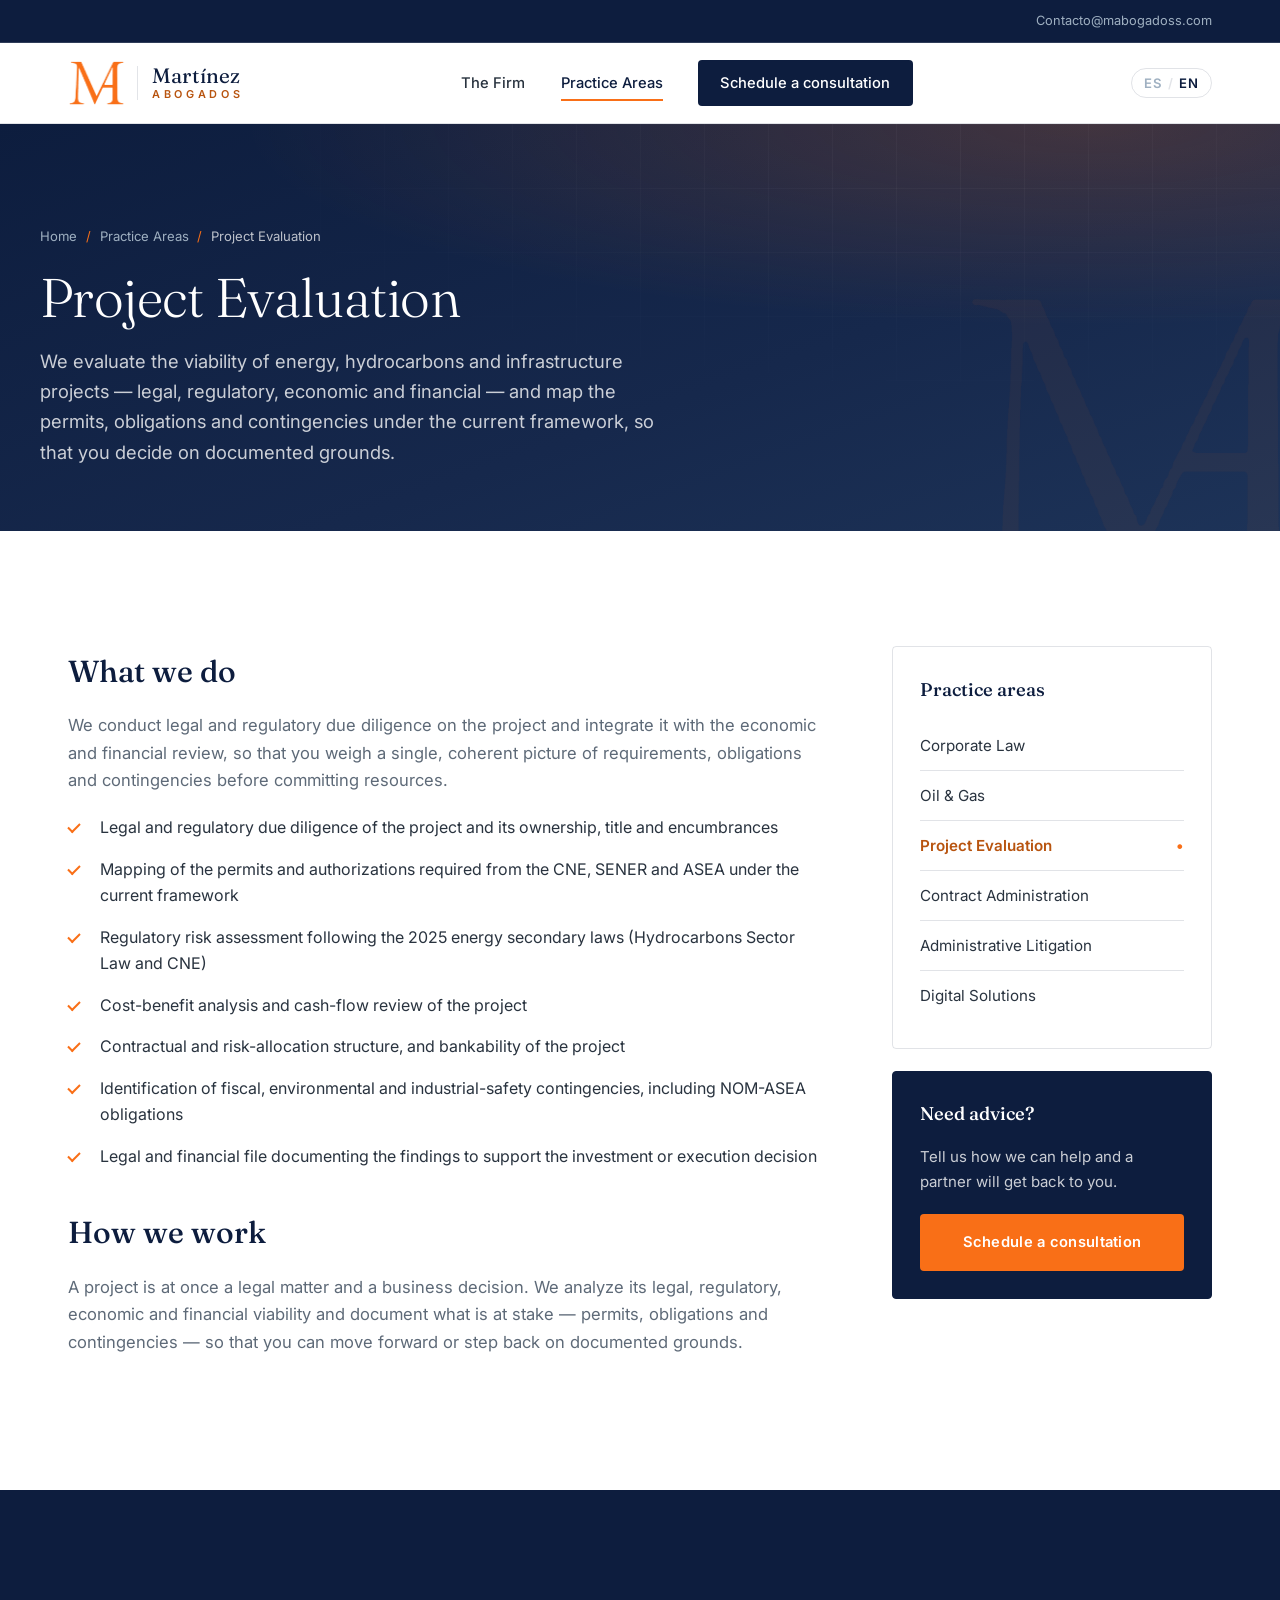
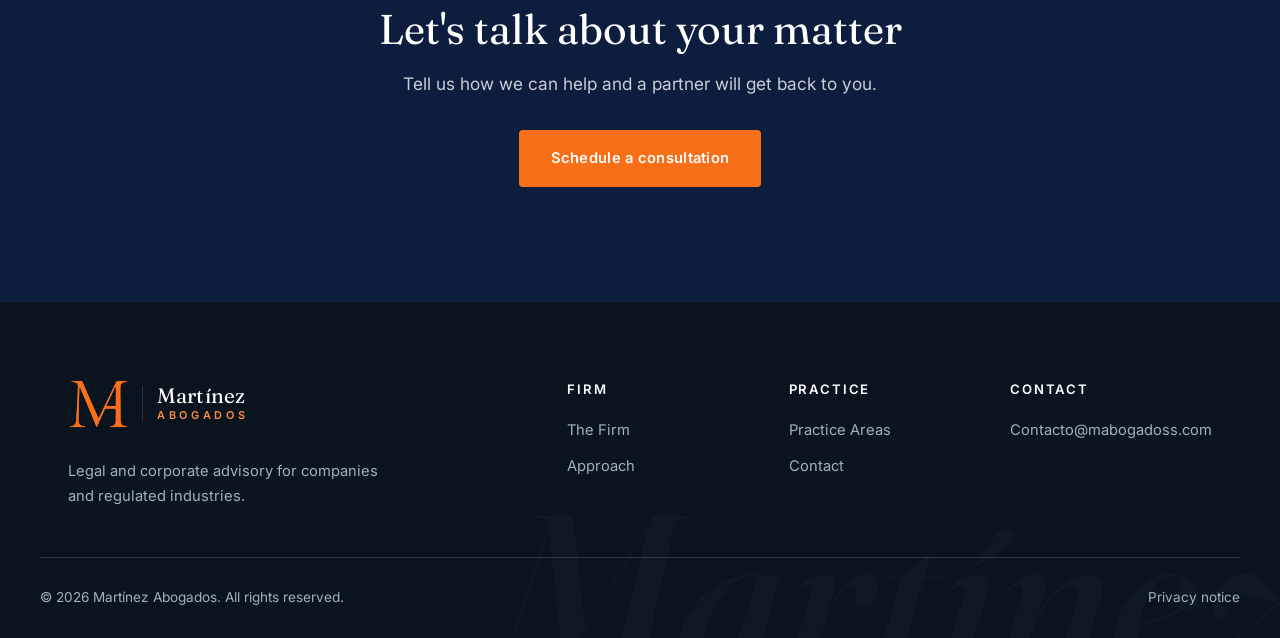
<file: area-evaluacion-proyectos.html>
<!DOCTYPE html>
<html lang="es">
<head>
  <meta charset="UTF-8" />
  <meta name="viewport" content="width=device-width, initial-scale=1.0" />
  <title>Evaluación de proyectos — Martínez Abogados</title>
  <meta name="description" content="Análisis técnico, legal y económico para la viabilidad, estructuración y gestión de riesgos de proyectos, especialmente en el sector energético." />
  <meta property="og:type" content="website" />
  <meta property="og:site_name" content="Martínez Abogados" />
  <meta property="og:locale" content="es_MX" />
  <meta property="og:url" content="https://mabogadoss.com/area-evaluacion-proyectos.html" />
  <meta property="og:title" content="Evaluación de proyectos — Martínez Abogados" />
  <meta property="og:description" content="Análisis técnico, legal y económico para la viabilidad, estructuración y gestión de riesgos de proyectos, especialmente en el sector energético." />
  <meta property="og:image" content="https://mabogadoss.com/assets/og-image.png" />
  <meta name="twitter:card" content="summary_large_image" />
  <meta name="twitter:title" content="Evaluación de proyectos — Martínez Abogados" />
  <meta name="twitter:description" content="Análisis técnico, legal y económico para la viabilidad, estructuración y gestión de riesgos de proyectos, especialmente en el sector energético." />
  <meta name="twitter:image" content="https://mabogadoss.com/assets/og-image.png" />
  <link rel="icon" type="image/png" href="assets/favicon-256.png" />
  <link rel="apple-touch-icon" href="assets/apple-touch-icon.png" />
  <link rel="preconnect" href="https://fonts.googleapis.com" />
  <link rel="preconnect" href="https://fonts.gstatic.com" crossorigin />
  <link href="https://fonts.googleapis.com/css2?family=Fraunces:ital,opsz,wght@0,9..144,300..600;1,9..144,300..500&family=Inter:wght@300;400;500;600;700&display=swap" rel="stylesheet" />
  <link rel="stylesheet" href="styles.css" />
</head>
<body>

  <div class="topbar">
    <div class="container topbar__inner">
      <div class="topbar__contact">
        <a href="mailto:Contacto@mabogadoss.com">Contacto@mabogadoss.com</a>
      </div>
    </div>
  </div>

  <header class="site-header" id="header">
    <div class="container site-header__inner">
      <a href="index.html" class="brand" aria-label="Martínez Abogados, inicio">
        <img src="assets/monogram-orange.png" alt="" class="brand__logo" />
        <span class="brand__text">
          <span class="brand__name">Martínez</span>
          <span class="brand__sub">Abogados</span>
        </span>
      </a>
      <nav class="nav" id="nav" aria-label="Navegación principal">
        <a href="firma.html" data-en="The Firm">La firma</a>
        <a href="areas.html" data-en="Practice Areas">Áreas de práctica</a>
        <a href="contacto.html" class="nav__cta" data-en="Schedule a consultation">Agendar consulta</a>
      </nav>
      <div class="header-actions">
        <button class="lang-toggle" id="langToggle" aria-label="Cambiar idioma / Switch language">
          <span class="lang-toggle__opt is-active" data-lang="es">ES</span>
          <span class="lang-toggle__sep">/</span>
          <span class="lang-toggle__opt" data-lang="en">EN</span>
        </button>
        <button class="nav-toggle" id="navToggle" aria-label="Abrir menú" aria-expanded="false">
          <span></span><span></span><span></span>
        </button>
      </div>
    </div>
  </header>

  <main>
    <section class="page-hero">
      <div class="page-hero__bg" aria-hidden="true"></div>
      <div class="container">
        <nav class="breadcrumb" aria-label="Migas de pan">
          <a href="index.html" data-en="Home">Inicio</a>
          <span class="sep">/</span>
          <a href="areas.html" data-en="Practice Areas">Áreas de práctica</a>
          <span class="sep">/</span>
          <span class="current" data-en="Project Evaluation">Evaluación de proyectos</span>
        </nav>
        <h1 class="page-hero__title" data-en="Project Evaluation">Evaluación de proyectos</h1>
        <p class="page-hero__lead" data-en="We evaluate the viability of energy, hydrocarbons and infrastructure projects &mdash; legal, regulatory, economic and financial &mdash; and map the permits, obligations and contingencies under the current framework, so that you decide on documented grounds.">
          Evaluamos la viabilidad de proyectos de energía, hidrocarburos e infraestructura
          &mdash;jurídica, regulatoria, económica y financiera&mdash; y mapeamos los permisos,
          obligaciones y contingencias bajo el marco vigente, para que decidas sobre bases documentadas.
        </p>
      </div>
    </section>

    <section class="section">
      <div class="container area-layout">
        <div class="prose reveal">
          <h2 data-en="What we do">Qué hacemos</h2>
          <p data-en="We conduct legal and regulatory due diligence on the project and integrate it with the economic and financial review, so that you weigh a single, coherent picture of requirements, obligations and contingencies before committing resources.">
            Realizamos la debida diligencia jurídica y regulatoria del proyecto y la integramos con
            la revisión económica y financiera, para que valores un panorama único y coherente de
            requisitos, obligaciones y contingencias antes de comprometer recursos.
          </p>
          <ul class="service-list">
            <li data-en="Legal and regulatory due diligence of the project and its ownership, title and encumbrances">Debida diligencia jurídica y regulatoria del proyecto, su titularidad, propiedad y gravámenes</li>
            <li data-en="Mapping of the permits and authorizations required from the CNE, SENER and ASEA under the current framework">Mapeo de permisos y autorizaciones requeridos ante la CNE, la SENER y la ASEA bajo el marco vigente</li>
            <li data-en="Regulatory risk assessment following the 2025 energy secondary laws (Hydrocarbons Sector Law and CNE)">Evaluación de riesgo regulatorio conforme a las leyes secundarias de 2025 (Ley del Sector Hidrocarburos y de la CNE)</li>
            <li data-en="Cost-benefit analysis and cash-flow review of the project">Análisis costo-beneficio y revisión del flujo de efectivo del proyecto</li>
            <li data-en="Contractual and risk-allocation structure, and bankability of the project">Estructura contractual y de asignación de riesgos, y bancabilidad del proyecto</li>
            <li data-en="Identification of fiscal, environmental and industrial-safety contingencies, including NOM-ASEA obligations">Identificación de contingencias fiscales, ambientales y de seguridad industrial, incluidas las obligaciones NOM-ASEA</li>
            <li data-en="Legal and financial file documenting the findings to support the investment or execution decision">Expediente jurídico y financiero que documenta los hallazgos para sustentar la decisión de inversión o ejecución</li>
          </ul>

          <h2 data-en="How we work">Cómo trabajamos</h2>
          <p data-en="A project is at once a legal matter and a business decision. We analyze its legal, regulatory, economic and financial viability and document what is at stake &mdash; permits, obligations and contingencies &mdash; so that you can move forward or step back on documented grounds.">
            Un proyecto es a la vez un asunto jurídico y una decisión de negocio. Analizamos su
            viabilidad jurídica, regulatoria, económica y financiera y documentamos lo que está en
            juego &mdash;permisos, obligaciones y contingencias&mdash;, para que puedas avanzar o
            detenerte sobre bases documentadas.
          </p>
        </div>

        <aside class="sidebar">
          <div class="sidebar__box">
            <h3 data-en="Practice areas">Áreas de práctica</h3>
            <div class="side-links">
              <a href="area-corporativo.html" data-en="Corporate Law">Derecho corporativo</a>
              <a href="area-oil-and-gas.html" data-en="Oil &amp; Gas">Petróleo y Gas</a>
              <a href="area-evaluacion-proyectos.html" data-en="Project Evaluation">Evaluación de proyectos</a>
              <a href="area-administracion-contratos.html" data-en="Contract Administration">Administración de contratos</a>
              <a href="area-litigio-administrativo.html" data-en="Administrative Litigation">Litigio administrativo</a>
              <a href="area-soluciones-digitales.html" data-en="Digital Solutions">Soluciones digitales</a>
            </div>
          </div>
          <div class="sidebar__box sidebar__box--accent">
            <h3 data-en="Need advice?">¿Necesitas asesoría?</h3>
            <p data-en="Tell us how we can help and a partner will get back to you.">Cuéntanos cómo podemos ayudarte y un socio te responderá.</p>
            <a href="contacto.html" class="btn btn--accent btn--block" data-en="Schedule a consultation">Agenda una consulta</a>
          </div>
        </aside>
      </div>
    </section>

    <section class="section cta-band">
      <div class="container">
        <h2 class="reveal" data-en="Let's talk about your matter">Conversemos sobre tu asunto</h2>
        <p class="reveal" data-en="Tell us how we can help and a partner will get back to you.">Cuéntanos cómo podemos ayudarte y un socio te responderá.</p>
        <a href="contacto.html" class="btn btn--accent reveal" data-en="Schedule a consultation">Agenda una consulta</a>
      </div>
    </section>
  </main>

  <footer class="footer">
    <div class="container footer__top">
      <div class="footer__brand">
        <a href="index.html" class="brand brand--light">
          <img src="assets/monogram-orange.png" alt="" class="brand__logo" />
          <span class="brand__text">
            <span class="brand__name">Martínez</span>
            <span class="brand__sub">Abogados</span>
          </span>
        </a>
        <p data-en="Legal and corporate advisory for companies and regulated industries.">Asesoría jurídica y corporativa para empresas e industrias reguladas.</p>
      </div>
      <nav class="footer__nav" aria-label="Pie de página">
        <div>
          <h4 data-en="Firm">Firma</h4>
          <a href="firma.html" data-en="The Firm">La firma</a>
          <a href="firma.html#enfoque" data-en="Approach">Enfoque</a>
        </div>
        <div>
          <h4 data-en="Practice">Práctica</h4>
          <a href="areas.html" data-en="Practice Areas">Áreas de práctica</a>
          <a href="contacto.html" data-en="Contact">Contacto</a>
        </div>
        <div>
          <h4 data-en="Contact">Contacto</h4>
          <a href="mailto:Contacto@mabogadoss.com">Contacto@mabogadoss.com</a>
        </div>
      </nav>
    </div>
    <div class="container footer__bottom">
      <p>&copy; <span id="year"></span> Martínez Abogados. <span data-en="All rights reserved.">Todos los derechos reservados.</span></p>
      <div class="footer__legal">
        <a href="aviso-privacidad.html" data-en="Privacy notice">Aviso de privacidad</a>
      </div>
    </div>
  </footer>

  <script src="script.js"></script>
</body>
</html>
</file>
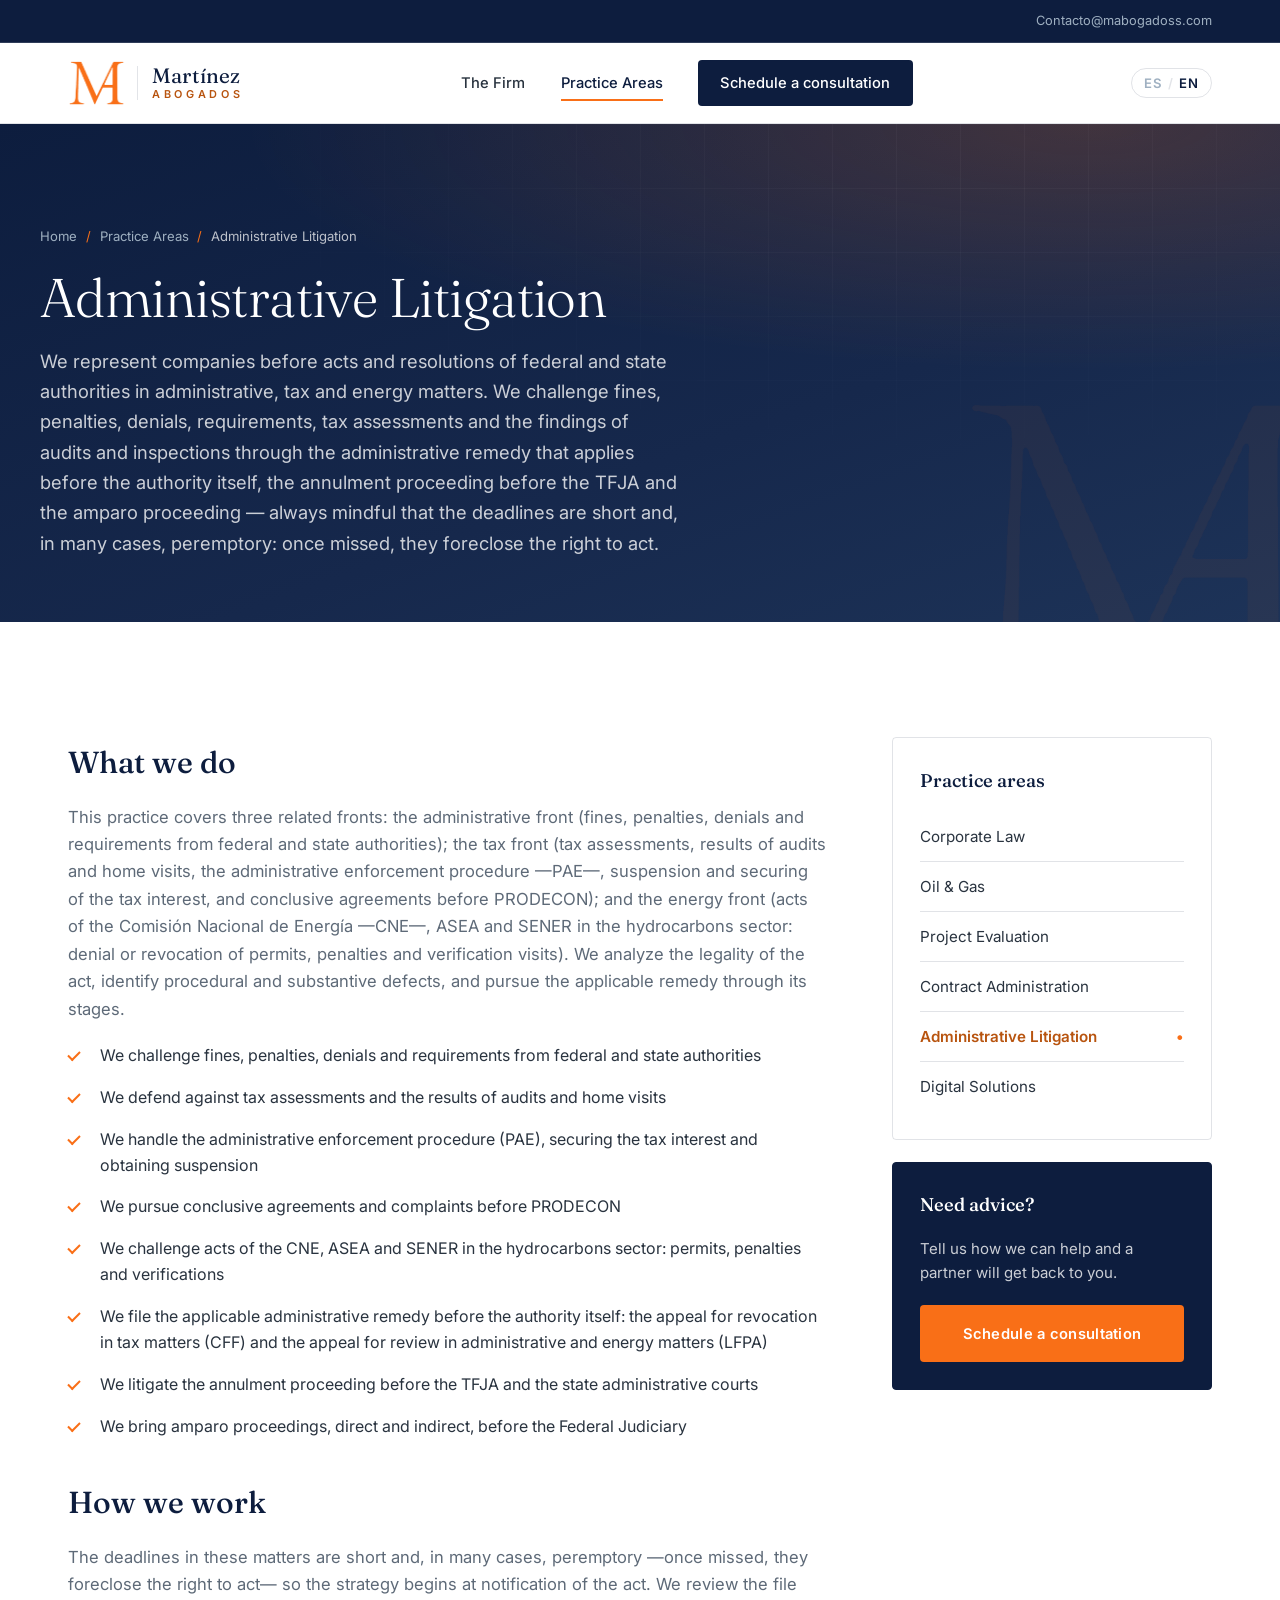
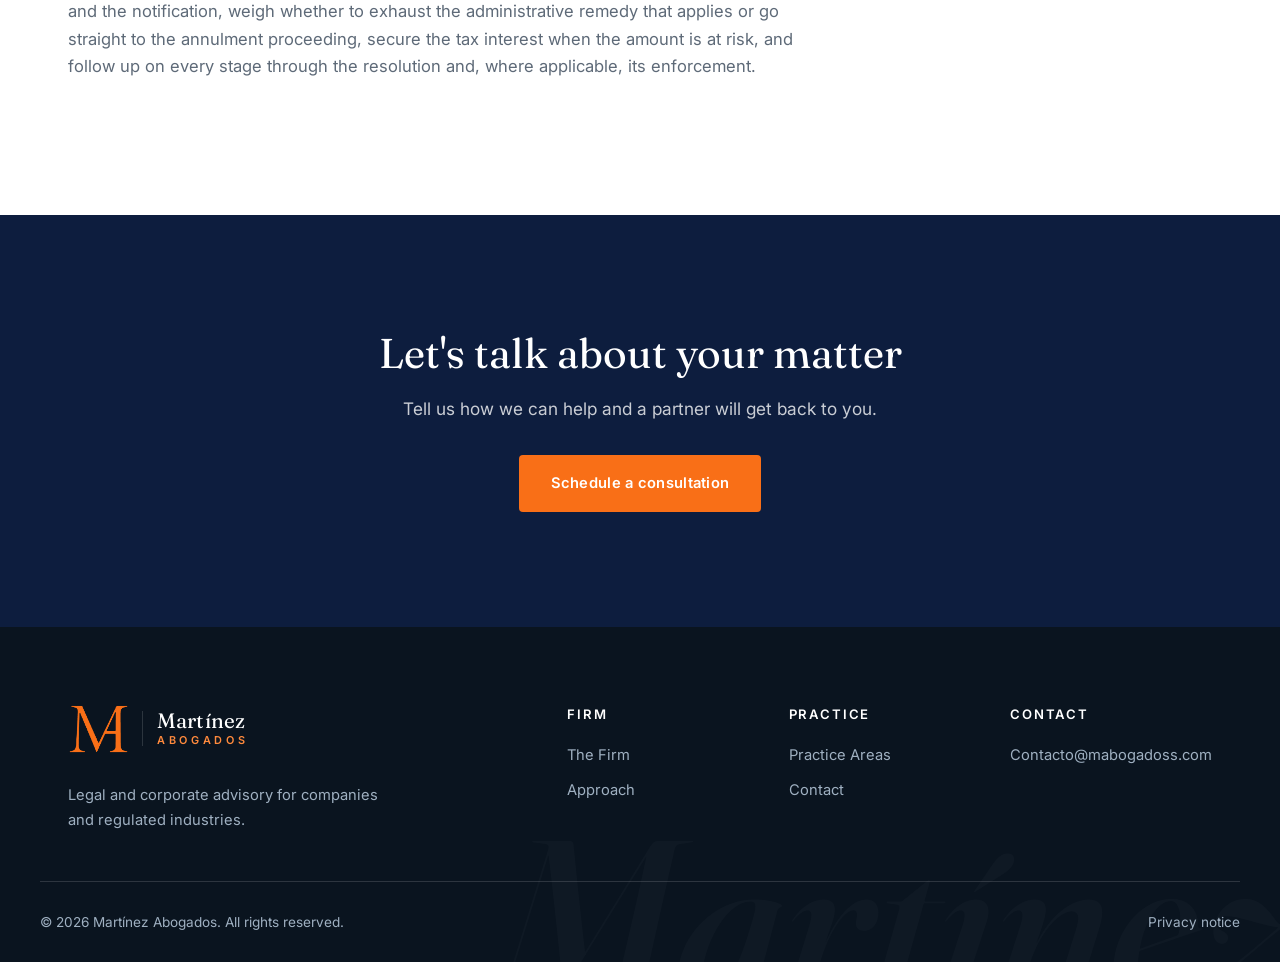
<file: area-litigio-administrativo.html>
<!DOCTYPE html>
<html lang="es">
<head>
  <meta charset="UTF-8" />
  <meta name="viewport" content="width=device-width, initial-scale=1.0" />
  <title>Litigio administrativo — Martínez Abogados</title>
  <meta name="description" content="Impugnación de resoluciones, multas y auditorías de autoridades federales y estatales mediante recurso de revocación, juicio de nulidad ante el TFJA y juicio de amparo, incluido el sector de hidrocarburos." />
  <meta property="og:type" content="website" />
  <meta property="og:site_name" content="Martínez Abogados" />
  <meta property="og:locale" content="es_MX" />
  <meta property="og:url" content="https://mabogadoss.com/area-litigio-administrativo.html" />
  <meta property="og:title" content="Litigio administrativo — Martínez Abogados" />
  <meta property="og:description" content="Impugnación de resoluciones, multas y auditorías de autoridades federales y estatales mediante recurso de revocación, juicio de nulidad ante el TFJA y juicio de amparo, incluido el sector de hidrocarburos." />
  <meta property="og:image" content="https://mabogadoss.com/assets/og-image.png" />
  <meta name="twitter:card" content="summary_large_image" />
  <meta name="twitter:title" content="Litigio administrativo — Martínez Abogados" />
  <meta name="twitter:description" content="Impugnación de resoluciones, multas y auditorías de autoridades federales y estatales mediante recurso de revocación, juicio de nulidad ante el TFJA y juicio de amparo, incluido el sector de hidrocarburos." />
  <meta name="twitter:image" content="https://mabogadoss.com/assets/og-image.png" />
  <link rel="icon" type="image/png" href="assets/favicon-256.png" />
  <link rel="apple-touch-icon" href="assets/apple-touch-icon.png" />
  <link rel="preconnect" href="https://fonts.googleapis.com" />
  <link rel="preconnect" href="https://fonts.gstatic.com" crossorigin />
  <link href="https://fonts.googleapis.com/css2?family=Fraunces:ital,opsz,wght@0,9..144,300..600;1,9..144,300..500&family=Inter:wght@300;400;500;600;700&display=swap" rel="stylesheet" />
  <link rel="stylesheet" href="styles.css" />
</head>
<body>

  <div class="topbar">
    <div class="container topbar__inner">
      <div class="topbar__contact">
        <a href="mailto:Contacto@mabogadoss.com">Contacto@mabogadoss.com</a>
      </div>
    </div>
  </div>

  <header class="site-header" id="header">
    <div class="container site-header__inner">
      <a href="index.html" class="brand" aria-label="Martínez Abogados, inicio">
        <img src="assets/monogram-orange.png" alt="" class="brand__logo" />
        <span class="brand__text">
          <span class="brand__name">Martínez</span>
          <span class="brand__sub">Abogados</span>
        </span>
      </a>
      <nav class="nav" id="nav" aria-label="Navegación principal">
        <a href="firma.html" data-en="The Firm">La firma</a>
        <a href="areas.html" data-en="Practice Areas">Áreas de práctica</a>
        <a href="contacto.html" class="nav__cta" data-en="Schedule a consultation">Agendar consulta</a>
      </nav>
      <div class="header-actions">
        <button class="lang-toggle" id="langToggle" aria-label="Cambiar idioma / Switch language">
          <span class="lang-toggle__opt is-active" data-lang="es">ES</span>
          <span class="lang-toggle__sep">/</span>
          <span class="lang-toggle__opt" data-lang="en">EN</span>
        </button>
        <button class="nav-toggle" id="navToggle" aria-label="Abrir menú" aria-expanded="false">
          <span></span><span></span><span></span>
        </button>
      </div>
    </div>
  </header>

  <main>
    <section class="page-hero">
      <div class="page-hero__bg" aria-hidden="true"></div>
      <div class="container">
        <nav class="breadcrumb" aria-label="Migas de pan">
          <a href="index.html" data-en="Home">Inicio</a>
          <span class="sep">/</span>
          <a href="areas.html" data-en="Practice Areas">Áreas de práctica</a>
          <span class="sep">/</span>
          <span class="current" data-en="Administrative Litigation">Litigio administrativo</span>
        </nav>
        <h1 class="page-hero__title" data-en="Administrative Litigation">Litigio administrativo</h1>
        <p class="page-hero__lead" data-en="We represent companies before acts and resolutions of federal and state authorities in administrative, tax and energy matters. We challenge fines, penalties, denials, requirements, tax assessments and the findings of audits and inspections through the administrative remedy that applies before the authority itself, the annulment proceeding before the TFJA and the amparo proceeding — always mindful that the deadlines are short and, in many cases, peremptory: once missed, they foreclose the right to act.">
          Representamos a empresas frente a actos y resoluciones de autoridades federales y estatales
          en materia administrativa, fiscal y energética. Impugnamos multas, sanciones, negativas,
          requerimientos, créditos fiscales y los resultados de auditorías y visitas de verificación
          mediante el recurso administrativo que proceda ante la propia autoridad, el juicio de nulidad ante el TFJA y el juicio de amparo,
          con atención a que los plazos son breves y, en muchos casos, fatales.
        </p>
      </div>
    </section>

    <section class="section">
      <div class="container area-layout">
        <div class="prose reveal">
          <h2 data-en="What we do">Qué hacemos</h2>
          <p data-en="This practice covers three related fronts: the administrative front (fines, penalties, denials and requirements from federal and state authorities); the tax front (tax assessments, results of audits and home visits, the administrative enforcement procedure —PAE—, suspension and securing of the tax interest, and conclusive agreements before PRODECON); and the energy front (acts of the Comisión Nacional de Energía —CNE—, ASEA and SENER in the hydrocarbons sector: denial or revocation of permits, penalties and verification visits). We analyze the legality of the act, identify procedural and substantive defects, and pursue the applicable remedy through its stages.">
            Esta área cubre tres frentes relacionados: el administrativo (multas, sanciones, negativas
            y requerimientos de autoridades federales y estatales); el fiscal (créditos fiscales,
            resultados de auditorías y visitas domiciliarias, procedimiento administrativo de ejecución
            —PAE—, suspensión y garantía del interés fiscal, y acuerdos conclusivos ante la PRODECON); y
            el energético (actos de la Comisión Nacional de Energía —CNE—, la ASEA y la SENER en el
            sector de hidrocarburos: negativa o revocación de permisos, sanciones y visitas de
            verificación). Analizamos la legalidad del acto, identificamos los vicios de forma y de
            fondo, y promovemos el medio de defensa que corresponda a lo largo de sus etapas.
          </p>
          <ul class="service-list">
            <li data-en="We challenge fines, penalties, denials and requirements from federal and state authorities">Impugnamos multas, sanciones, negativas y requerimientos de autoridades federales y estatales</li>
            <li data-en="We defend against tax assessments and the results of audits and home visits">Defendemos frente a créditos fiscales y resultados de auditorías y visitas domiciliarias</li>
            <li data-en="We handle the administrative enforcement procedure (PAE), securing the tax interest and obtaining suspension">Atendemos el procedimiento administrativo de ejecución (PAE), la garantía del interés fiscal y la suspensión</li>
            <li data-en="We pursue conclusive agreements and complaints before PRODECON">Tramitamos acuerdos conclusivos y quejas ante la PRODECON</li>
            <li data-en="We challenge acts of the CNE, ASEA and SENER in the hydrocarbons sector: permits, penalties and verifications">Impugnamos actos de la CNE, la ASEA y la SENER en el sector de hidrocarburos: permisos, sanciones y verificaciones</li>
            <li data-en="We file the applicable administrative remedy before the authority itself: the appeal for revocation in tax matters (CFF) and the appeal for review in administrative and energy matters (LFPA)">Interponemos el recurso administrativo que proceda ante la propia autoridad: el recurso de revocación en materia fiscal (CFF) y el recurso de revisión en materia administrativa y energética (LFPA)</li>
            <li data-en="We litigate the annulment proceeding before the TFJA and the state administrative courts">Litigamos el juicio de nulidad ante el TFJA y los tribunales de justicia administrativa estatales</li>
            <li data-en="We bring amparo proceedings, direct and indirect, before the Federal Judiciary">Promovemos el juicio de amparo, directo e indirecto, ante el Poder Judicial de la Federación</li>
          </ul>

          <h2 data-en="How we work">Cómo trabajamos</h2>
          <p data-en="The deadlines in these matters are short and, in many cases, peremptory —once missed, they foreclose the right to act— so the strategy begins at notification of the act. We review the file and the notification, weigh whether to exhaust the administrative remedy that applies or go straight to the annulment proceeding, secure the tax interest when the amount is at risk, and follow up on every stage through the resolution and, where applicable, its enforcement.">
            Los plazos en estas materias son breves y, en muchos casos, fatales, por lo que la estrategia
            comienza desde la notificación del acto. Revisamos el expediente y la notificación, valoramos
            si conviene agotar el recurso administrativo que proceda o acudir directamente al juicio de nulidad,
            garantizamos el interés fiscal cuando el monto está en riesgo y damos seguimiento a cada
            etapa hasta la resolución y, en su caso, su cumplimiento.
          </p>
        </div>

        <aside class="sidebar">
          <div class="sidebar__box">
            <h3 data-en="Practice areas">Áreas de práctica</h3>
            <div class="side-links">
              <a href="area-corporativo.html" data-en="Corporate Law">Derecho corporativo</a>
              <a href="area-oil-and-gas.html" data-en="Oil &amp; Gas">Petróleo y Gas</a>
              <a href="area-evaluacion-proyectos.html" data-en="Project Evaluation">Evaluación de proyectos</a>
              <a href="area-administracion-contratos.html" data-en="Contract Administration">Administración de contratos</a>
              <a href="area-litigio-administrativo.html" data-en="Administrative Litigation">Litigio administrativo</a>
              <a href="area-soluciones-digitales.html" data-en="Digital Solutions">Soluciones digitales</a>
            </div>
          </div>
          <div class="sidebar__box sidebar__box--accent">
            <h3 data-en="Need advice?">¿Necesitas asesoría?</h3>
            <p data-en="Tell us how we can help and a partner will get back to you.">Cuéntanos cómo podemos ayudarte y un socio te responderá.</p>
            <a href="contacto.html" class="btn btn--accent btn--block" data-en="Schedule a consultation">Agenda una consulta</a>
          </div>
        </aside>
      </div>
    </section>

    <section class="section cta-band">
      <div class="container">
        <h2 class="reveal" data-en="Let's talk about your matter">Conversemos sobre tu asunto</h2>
        <p class="reveal" data-en="Tell us how we can help and a partner will get back to you.">Cuéntanos cómo podemos ayudarte y un socio te responderá.</p>
        <a href="contacto.html" class="btn btn--accent reveal" data-en="Schedule a consultation">Agenda una consulta</a>
      </div>
    </section>
  </main>

  <footer class="footer">
    <div class="container footer__top">
      <div class="footer__brand">
        <a href="index.html" class="brand brand--light">
          <img src="assets/monogram-orange.png" alt="" class="brand__logo" />
          <span class="brand__text">
            <span class="brand__name">Martínez</span>
            <span class="brand__sub">Abogados</span>
          </span>
        </a>
        <p data-en="Legal and corporate advisory for companies and regulated industries.">Asesoría jurídica y corporativa para empresas e industrias reguladas.</p>
      </div>
      <nav class="footer__nav" aria-label="Pie de página">
        <div>
          <h4 data-en="Firm">Firma</h4>
          <a href="firma.html" data-en="The Firm">La firma</a>
          <a href="firma.html#enfoque" data-en="Approach">Enfoque</a>
        </div>
        <div>
          <h4 data-en="Practice">Práctica</h4>
          <a href="areas.html" data-en="Practice Areas">Áreas de práctica</a>
          <a href="contacto.html" data-en="Contact">Contacto</a>
        </div>
        <div>
          <h4 data-en="Contact">Contacto</h4>
          <a href="mailto:Contacto@mabogadoss.com">Contacto@mabogadoss.com</a>
        </div>
      </nav>
    </div>
    <div class="container footer__bottom">
      <p>&copy; <span id="year"></span> Martínez Abogados. <span data-en="All rights reserved.">Todos los derechos reservados.</span></p>
      <div class="footer__legal">
        <a href="aviso-privacidad.html" data-en="Privacy notice">Aviso de privacidad</a>
      </div>
    </div>
  </footer>

  <script src="script.js"></script>
</body>
</html>
</file>
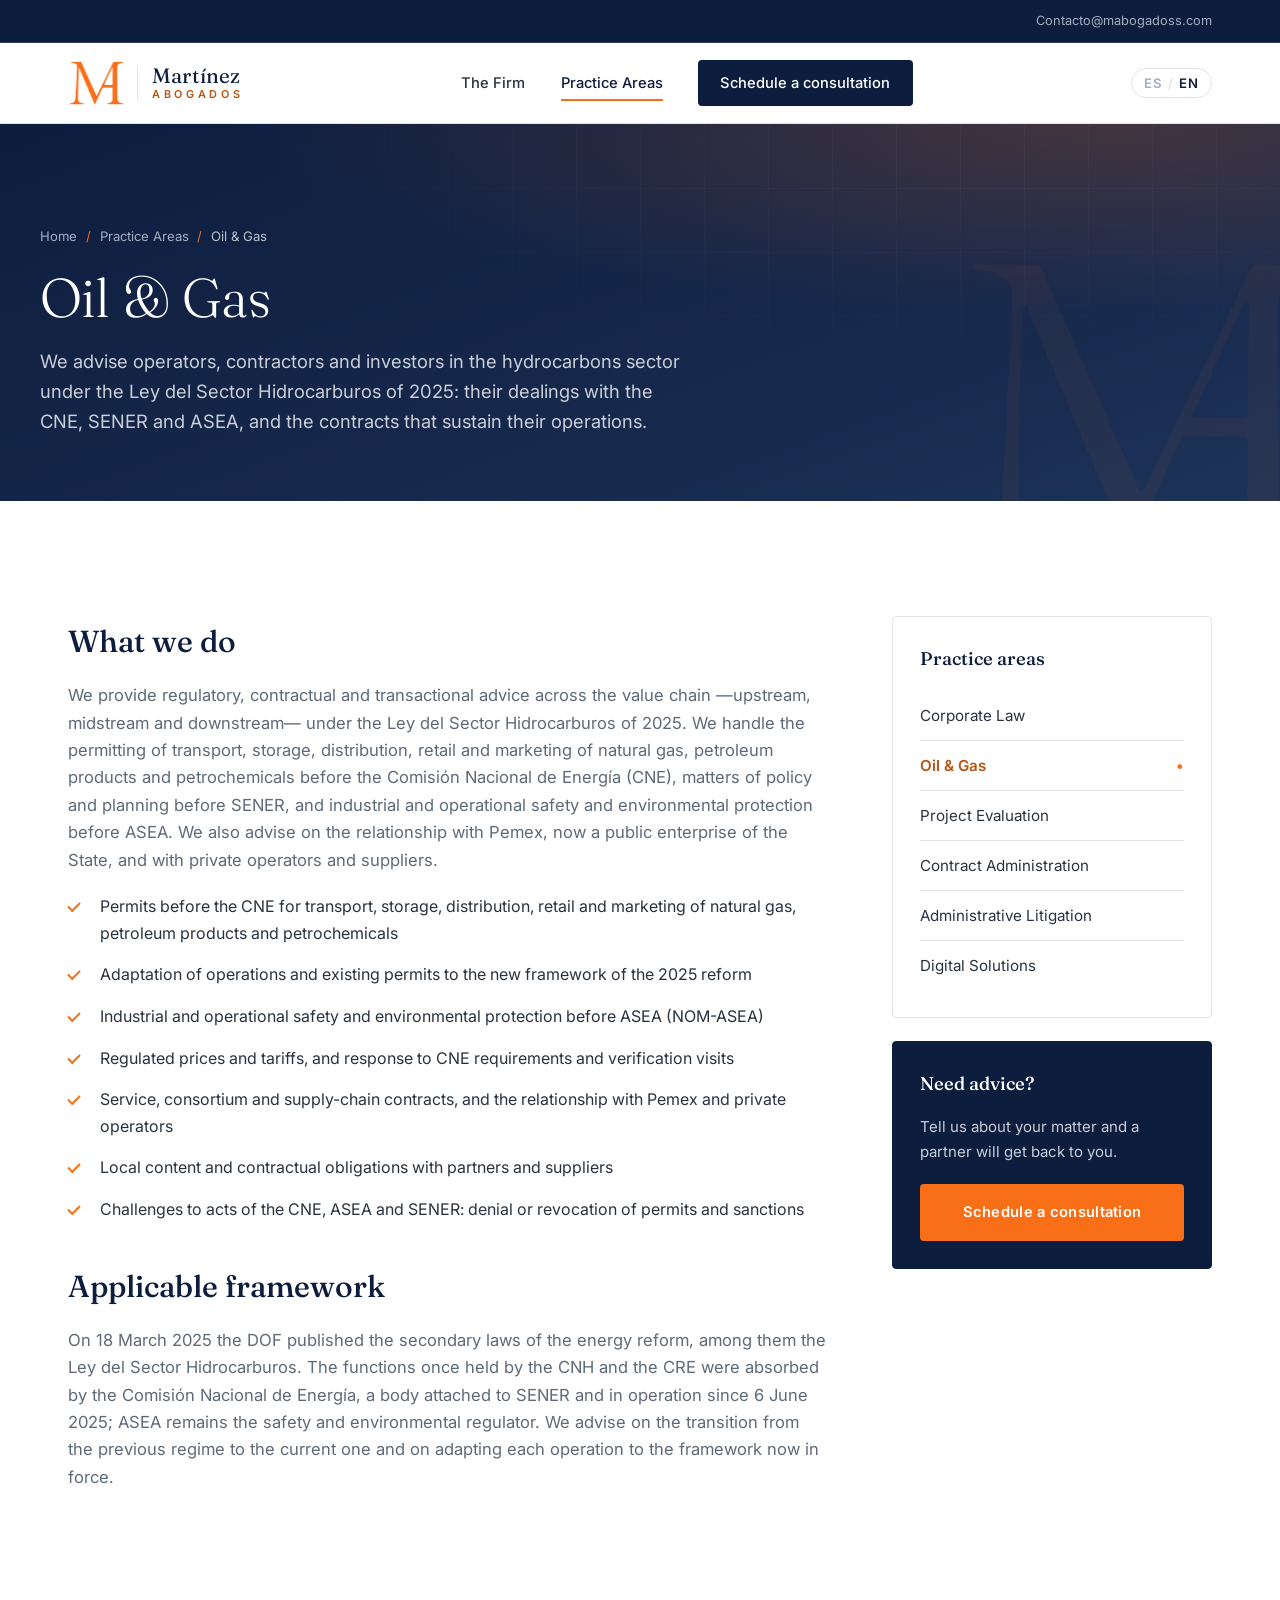
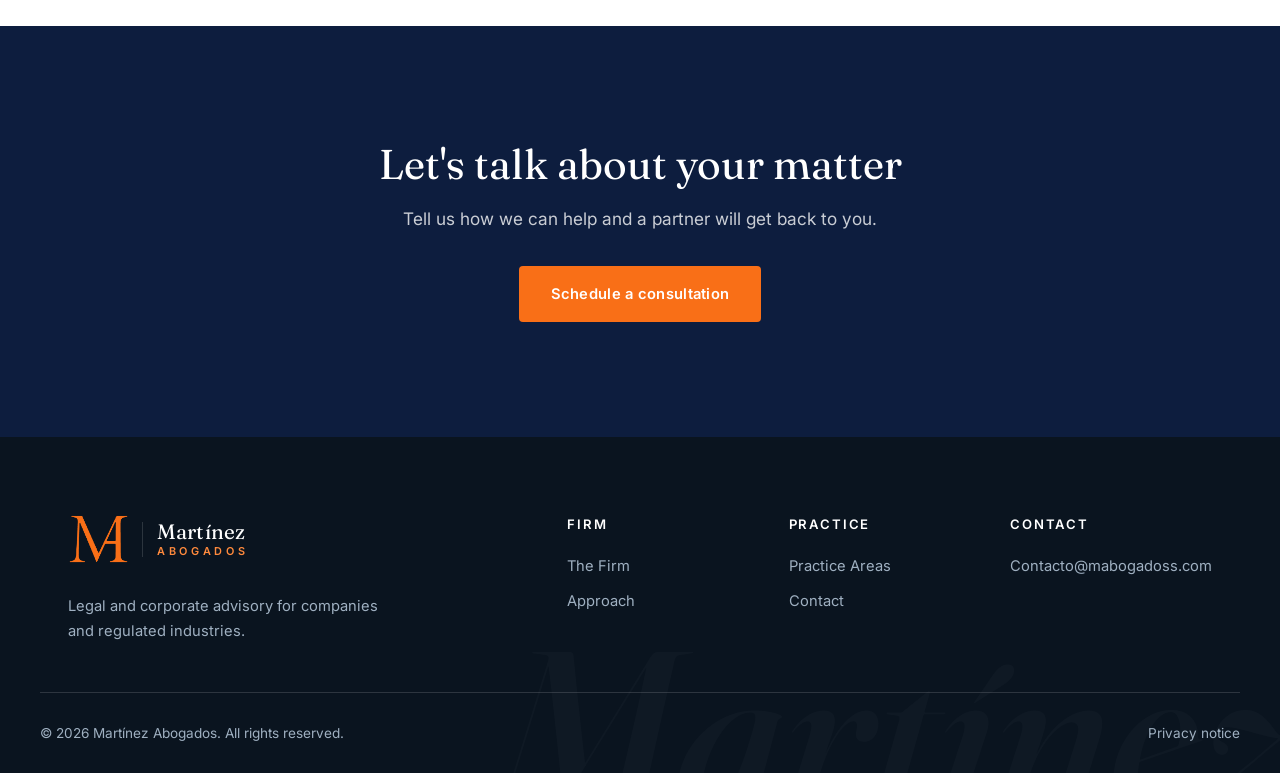
<file: area-oil-and-gas.html>
<!DOCTYPE html>
<html lang="es">
<head>
  <meta charset="UTF-8" />
  <meta name="viewport" content="width=device-width, initial-scale=1.0" />
  <title>Petróleo y Gas (Oil &amp; Gas) — Martínez Abogados</title>
  <meta name="description" content="Asesoría regulatoria y contractual en el sector de hidrocarburos en México: upstream, midstream y downstream, contratos y cumplimiento ante reguladores." />
  <meta property="og:type" content="website" />
  <meta property="og:site_name" content="Martínez Abogados" />
  <meta property="og:locale" content="es_MX" />
  <meta property="og:url" content="https://mabogadoss.com/area-oil-and-gas.html" />
  <meta property="og:title" content="Petróleo y Gas (Oil &amp; Gas) — Martínez Abogados" />
  <meta property="og:description" content="Asesoría regulatoria y contractual en el sector de hidrocarburos en México: upstream, midstream y downstream, contratos y cumplimiento ante reguladores." />
  <meta property="og:image" content="https://mabogadoss.com/assets/og-image.png" />
  <meta name="twitter:card" content="summary_large_image" />
  <meta name="twitter:title" content="Petróleo y Gas (Oil &amp; Gas) — Martínez Abogados" />
  <meta name="twitter:description" content="Asesoría regulatoria y contractual en el sector de hidrocarburos en México: upstream, midstream y downstream, contratos y cumplimiento ante reguladores." />
  <meta name="twitter:image" content="https://mabogadoss.com/assets/og-image.png" />
  <link rel="icon" type="image/png" href="assets/favicon-256.png" />
  <link rel="apple-touch-icon" href="assets/apple-touch-icon.png" />
  <link rel="preconnect" href="https://fonts.googleapis.com" />
  <link rel="preconnect" href="https://fonts.gstatic.com" crossorigin />
  <link href="https://fonts.googleapis.com/css2?family=Fraunces:ital,opsz,wght@0,9..144,300..600;1,9..144,300..500&family=Inter:wght@300;400;500;600;700&display=swap" rel="stylesheet" />
  <link rel="stylesheet" href="styles.css" />
</head>
<body>

  <div class="topbar">
    <div class="container topbar__inner">
      <div class="topbar__contact">
        <a href="mailto:Contacto@mabogadoss.com">Contacto@mabogadoss.com</a>
      </div>
    </div>
  </div>

  <header class="site-header" id="header">
    <div class="container site-header__inner">
      <a href="index.html" class="brand" aria-label="Martínez Abogados, inicio">
        <img src="assets/monogram-orange.png" alt="" class="brand__logo" />
        <span class="brand__text">
          <span class="brand__name">Martínez</span>
          <span class="brand__sub">Abogados</span>
        </span>
      </a>
      <nav class="nav" id="nav" aria-label="Navegación principal">
        <a href="firma.html" data-en="The Firm">La firma</a>
        <a href="areas.html" data-en="Practice Areas">Áreas de práctica</a>
        <a href="contacto.html" class="nav__cta" data-en="Schedule a consultation">Agendar consulta</a>
      </nav>
      <div class="header-actions">
        <button class="lang-toggle" id="langToggle" aria-label="Cambiar idioma / Switch language">
          <span class="lang-toggle__opt is-active" data-lang="es">ES</span>
          <span class="lang-toggle__sep">/</span>
          <span class="lang-toggle__opt" data-lang="en">EN</span>
        </button>
        <button class="nav-toggle" id="navToggle" aria-label="Abrir menú" aria-expanded="false">
          <span></span><span></span><span></span>
        </button>
      </div>
    </div>
  </header>

  <main>
    <section class="page-hero">
      <div class="page-hero__bg" aria-hidden="true"></div>
      <div class="container">
        <nav class="breadcrumb" aria-label="Migas de pan">
          <a href="index.html" data-en="Home">Inicio</a>
          <span class="sep">/</span>
          <a href="areas.html" data-en="Practice Areas">Áreas de práctica</a>
          <span class="sep">/</span>
          <span class="current" data-en="Oil &amp; Gas">Petróleo y Gas</span>
        </nav>
        <h1 class="page-hero__title" data-en="Oil &amp; Gas">Petróleo y Gas <em>(Oil &amp; Gas)</em></h1>
        <p class="page-hero__lead" data-en="We advise operators, contractors and investors in the hydrocarbons sector under the Ley del Sector Hidrocarburos of 2025: their dealings with the CNE, SENER and ASEA, and the contracts that sustain their operations.">
          Asesoramos a operadores, contratistas e inversionistas del sector de hidrocarburos bajo la
          Ley del Sector Hidrocarburos de 2025: su relación con la Comisión Nacional de Energía (CNE),
          la SENER y la ASEA, y los contratos que sostienen sus operaciones.
        </p>
      </div>
    </section>

    <section class="section">
      <div class="container area-layout">
        <div class="prose reveal">
          <h2 data-en="What we do">Qué hacemos</h2>
          <p data-en="We provide regulatory, contractual and transactional advice across the value chain &mdash;upstream, midstream and downstream&mdash; under the Ley del Sector Hidrocarburos of 2025. We handle the permitting of transport, storage, distribution, retail and marketing of natural gas, petroleum products and petrochemicals before the Comisión Nacional de Energía (CNE), matters of policy and planning before SENER, and industrial and operational safety and environmental protection before ASEA. We also advise on the relationship with Pemex, now a public enterprise of the State, and with private operators and suppliers.">
            Damos asesoría regulatoria, contractual y transaccional a lo largo de la cadena de valor
            &mdash;upstream, midstream y downstream&mdash; bajo la Ley del Sector Hidrocarburos de 2025.
            Tramitamos permisos de transporte, almacenamiento, distribución, expendio y comercialización
            de gas natural, petrolíferos y petroquímicos ante la Comisión Nacional de Energía (CNE),
            atendemos la política y planeación del sector ante la SENER, y la seguridad industrial,
            operativa y protección al ambiente ante la ASEA. Asesoramos también la relación con Pemex,
            hoy empresa pública del Estado, y con operadores y proveedores privados.
          </p>
          <ul class="service-list">
            <li data-en="Permits before the CNE for transport, storage, distribution, retail and marketing of natural gas, petroleum products and petrochemicals">Permisos ante la CNE para transporte, almacenamiento, distribución, expendio y comercialización de gas natural, petrolíferos y petroquímicos</li>
            <li data-en="Adaptation of operations and existing permits to the new framework of the 2025 reform">Adecuación de operaciones y permisos vigentes al nuevo marco de la reforma de 2025</li>
            <li data-en="Industrial and operational safety and environmental protection before ASEA (NOM-ASEA)">Seguridad industrial, operativa y protección al ambiente ante la ASEA (NOM-ASEA)</li>
            <li data-en="Regulated prices and tariffs, and response to CNE requirements and verification visits">Regulación de precios y tarifas, y atención a requerimientos y visitas de verificación de la CNE</li>
            <li data-en="Service, consortium and supply-chain contracts, and the relationship with Pemex and private operators">Contratos de servicios, consorcios y cadena de suministro, y relación con Pemex y operadores privados</li>
            <li data-en="Local content and contractual obligations with partners and suppliers">Contenido nacional y obligaciones contractuales con socios y proveedores</li>
            <li data-en="Challenges to acts of the CNE, ASEA and SENER: denial or revocation of permits and sanctions">Impugnación de actos de la CNE, la ASEA y la SENER: negativa o revocación de permisos y sanciones</li>
          </ul>

          <h2 data-en="Applicable framework">Marco aplicable</h2>
          <p data-en="On 18 March 2025 the DOF published the secondary laws of the energy reform, among them the Ley del Sector Hidrocarburos. The functions once held by the CNH and the CRE were absorbed by the Comisión Nacional de Energía, a body attached to SENER and in operation since 6 June 2025; ASEA remains the safety and environmental regulator. We advise on the transition from the previous regime to the current one and on adapting each operation to the framework now in force.">
            El 18 de marzo de 2025 se publicaron en el DOF las leyes secundarias de la reforma energética,
            entre ellas la Ley del Sector Hidrocarburos. Las funciones que antes ejercían la CNH y la CRE
            las asumió la Comisión Nacional de Energía, órgano adscrito a la SENER en operación desde el
            6 de junio de 2025; la ASEA sigue como regulador de seguridad y ambiente. Asesoramos en la
            transición del régimen anterior al vigente y en la adecuación de cada operación al marco actual.
          </p>
        </div>

        <aside class="sidebar">
          <div class="sidebar__box">
            <h3 data-en="Practice areas">Áreas de práctica</h3>
            <div class="side-links">
              <a href="area-corporativo.html" data-en="Corporate Law">Derecho corporativo</a>
              <a href="area-oil-and-gas.html" data-en="Oil &amp; Gas">Petróleo y Gas</a>
              <a href="area-evaluacion-proyectos.html" data-en="Project Evaluation">Evaluación de proyectos</a>
              <a href="area-administracion-contratos.html" data-en="Contract Administration">Administración de contratos</a>
              <a href="area-litigio-administrativo.html" data-en="Administrative Litigation">Litigio administrativo</a>
              <a href="area-soluciones-digitales.html" data-en="Digital Solutions">Soluciones digitales</a>
            </div>
          </div>
          <div class="sidebar__box sidebar__box--accent">
            <h3 data-en="Need advice?">¿Necesitas asesoría?</h3>
            <p data-en="Tell us about your matter and a partner will get back to you.">Cuéntanos tu asunto y un socio te responderá.</p>
            <a href="contacto.html" class="btn btn--accent btn--block" data-en="Schedule a consultation">Agenda una consulta</a>
          </div>
        </aside>
      </div>
    </section>

    <section class="section cta-band">
      <div class="container">
        <h2 class="reveal" data-en="Let's talk about your matter">Conversemos sobre tu asunto</h2>
        <p class="reveal" data-en="Tell us how we can help and a partner will get back to you.">Cuéntanos cómo podemos ayudarte y un socio te responderá.</p>
        <a href="contacto.html" class="btn btn--accent reveal" data-en="Schedule a consultation">Agenda una consulta</a>
      </div>
    </section>
  </main>

  <footer class="footer">
    <div class="container footer__top">
      <div class="footer__brand">
        <a href="index.html" class="brand brand--light">
          <img src="assets/monogram-orange.png" alt="" class="brand__logo" />
          <span class="brand__text">
            <span class="brand__name">Martínez</span>
            <span class="brand__sub">Abogados</span>
          </span>
        </a>
        <p data-en="Legal and corporate advisory for companies and regulated industries.">Asesoría jurídica y corporativa para empresas e industrias reguladas.</p>
      </div>
      <nav class="footer__nav" aria-label="Pie de página">
        <div>
          <h4 data-en="Firm">Firma</h4>
          <a href="firma.html" data-en="The Firm">La firma</a>
          <a href="firma.html#enfoque" data-en="Approach">Enfoque</a>
        </div>
        <div>
          <h4 data-en="Practice">Práctica</h4>
          <a href="areas.html" data-en="Practice Areas">Áreas de práctica</a>
          <a href="contacto.html" data-en="Contact">Contacto</a>
        </div>
        <div>
          <h4 data-en="Contact">Contacto</h4>
          <a href="mailto:Contacto@mabogadoss.com">Contacto@mabogadoss.com</a>
        </div>
      </nav>
    </div>
    <div class="container footer__bottom">
      <p>&copy; <span id="year"></span> Martínez Abogados. <span data-en="All rights reserved.">Todos los derechos reservados.</span></p>
      <div class="footer__legal">
        <a href="aviso-privacidad.html" data-en="Privacy notice">Aviso de privacidad</a>
      </div>
    </div>
  </footer>

  <script src="script.js"></script>
</body>
</html>
</file>
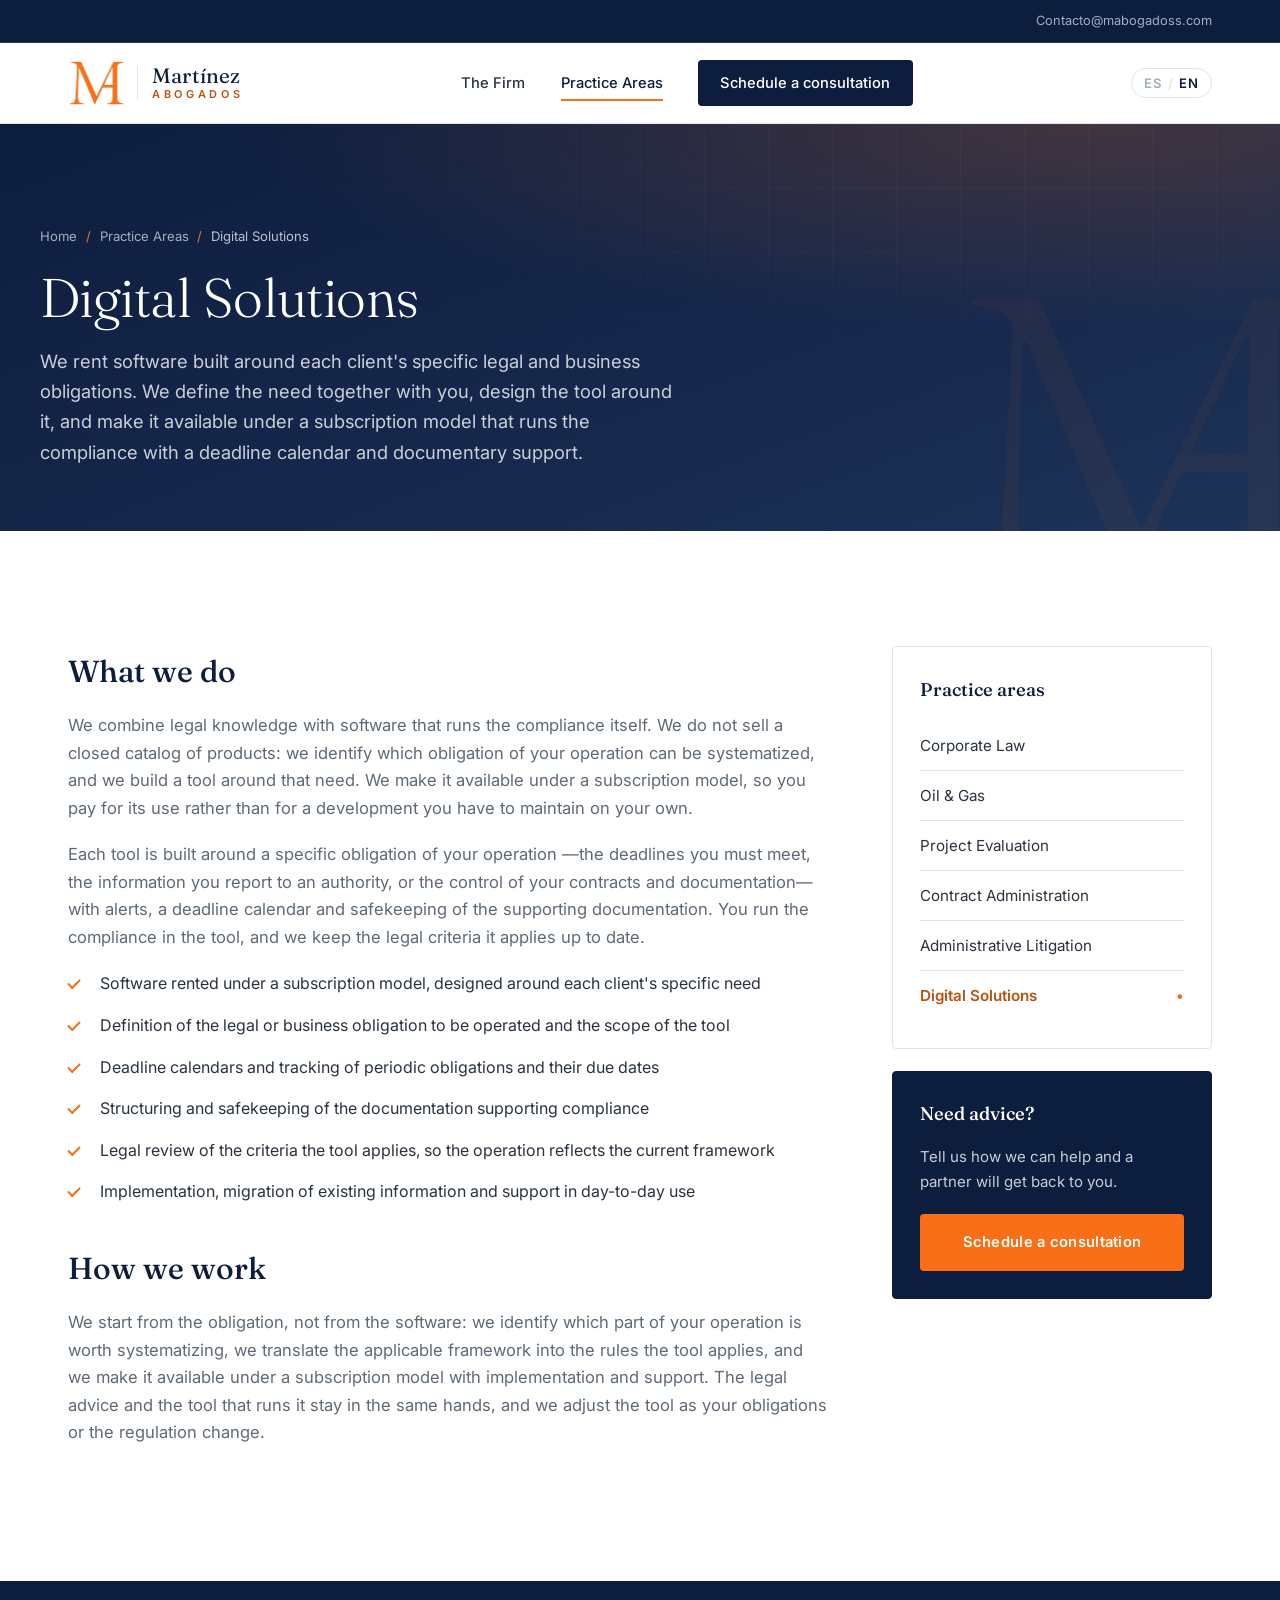
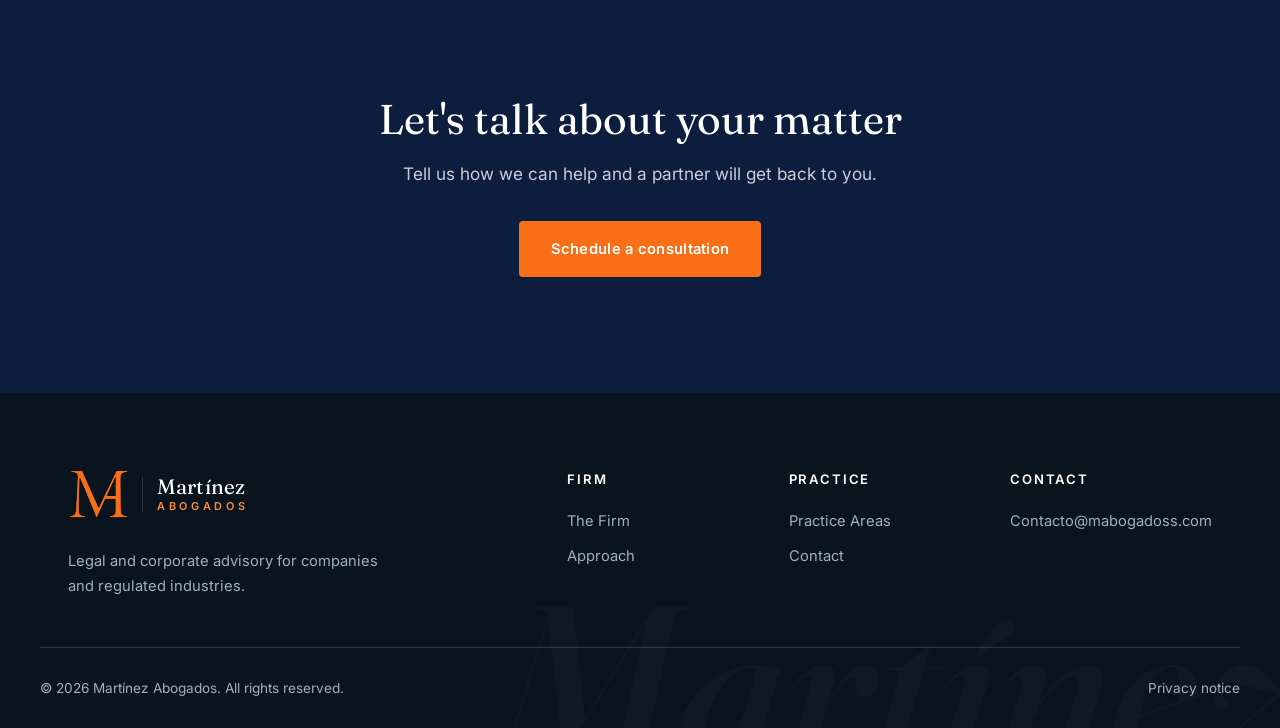
<file: area-soluciones-digitales.html>
<!DOCTYPE html>
<html lang="es">
<head>
  <meta charset="UTF-8" />
  <meta name="viewport" content="width=device-width, initial-scale=1.0" />
  <title>Soluciones digitales — Martínez Abogados</title>
  <meta name="description" content="Software y herramientas digitales que ponemos a disposición de nuestros clientes bajo renta para apoyar la gestión, el cumplimiento y el control documental de sus operaciones." />
  <meta property="og:type" content="website" />
  <meta property="og:site_name" content="Martínez Abogados" />
  <meta property="og:locale" content="es_MX" />
  <meta property="og:url" content="https://mabogadoss.com/area-soluciones-digitales.html" />
  <meta property="og:title" content="Soluciones digitales — Martínez Abogados" />
  <meta property="og:description" content="Software y herramientas digitales que ponemos a disposición de nuestros clientes bajo renta para apoyar la gestión, el cumplimiento y el control documental de sus operaciones." />
  <meta property="og:image" content="https://mabogadoss.com/assets/og-image.png" />
  <meta name="twitter:card" content="summary_large_image" />
  <meta name="twitter:title" content="Soluciones digitales — Martínez Abogados" />
  <meta name="twitter:description" content="Software y herramientas digitales que ponemos a disposición de nuestros clientes bajo renta para apoyar la gestión, el cumplimiento y el control documental de sus operaciones." />
  <meta name="twitter:image" content="https://mabogadoss.com/assets/og-image.png" />
  <link rel="icon" type="image/png" href="assets/favicon-256.png" />
  <link rel="apple-touch-icon" href="assets/apple-touch-icon.png" />
  <link rel="preconnect" href="https://fonts.googleapis.com" />
  <link rel="preconnect" href="https://fonts.gstatic.com" crossorigin />
  <link href="https://fonts.googleapis.com/css2?family=Fraunces:ital,opsz,wght@0,9..144,300..600;1,9..144,300..500&family=Inter:wght@300;400;500;600;700&display=swap" rel="stylesheet" />
  <link rel="stylesheet" href="styles.css" />
</head>
<body>

  <div class="topbar">
    <div class="container topbar__inner">
      <div class="topbar__contact">
        <a href="mailto:Contacto@mabogadoss.com">Contacto@mabogadoss.com</a>
      </div>
    </div>
  </div>

  <header class="site-header" id="header">
    <div class="container site-header__inner">
      <a href="index.html" class="brand" aria-label="Martínez Abogados, inicio">
        <img src="assets/monogram-orange.png" alt="" class="brand__logo" />
        <span class="brand__text">
          <span class="brand__name">Martínez</span>
          <span class="brand__sub">Abogados</span>
        </span>
      </a>
      <nav class="nav" id="nav" aria-label="Navegación principal">
        <a href="firma.html" data-en="The Firm">La firma</a>
        <a href="areas.html" data-en="Practice Areas">Áreas de práctica</a>
        <a href="contacto.html" class="nav__cta" data-en="Schedule a consultation">Agendar consulta</a>
      </nav>
      <div class="header-actions">
        <button class="lang-toggle" id="langToggle" aria-label="Cambiar idioma / Switch language">
          <span class="lang-toggle__opt is-active" data-lang="es">ES</span>
          <span class="lang-toggle__sep">/</span>
          <span class="lang-toggle__opt" data-lang="en">EN</span>
        </button>
        <button class="nav-toggle" id="navToggle" aria-label="Abrir menú" aria-expanded="false">
          <span></span><span></span><span></span>
        </button>
      </div>
    </div>
  </header>

  <main>
    <section class="page-hero">
      <div class="page-hero__bg" aria-hidden="true"></div>
      <div class="container">
        <nav class="breadcrumb" aria-label="Migas de pan">
          <a href="index.html" data-en="Home">Inicio</a>
          <span class="sep">/</span>
          <a href="areas.html" data-en="Practice Areas">Áreas de práctica</a>
          <span class="sep">/</span>
          <span class="current" data-en="Digital Solutions">Soluciones digitales</span>
        </nav>
        <h1 class="page-hero__title" data-en="Digital Solutions">Soluciones digitales</h1>
        <p class="page-hero__lead" data-en="We rent software built around each client's specific legal and business obligations. We define the need together with you, design the tool around it, and make it available under a subscription model that runs the compliance with a deadline calendar and documentary support.">
          Rentamos software diseñado alrededor de las necesidades específicas de cada cliente. Definimos
          contigo la obligación legal o de negocio que hay que operar, construimos la herramienta a la
          medida de esa necesidad y la ponemos a tu disposición bajo un modelo de renta que opera el
          cumplimiento con calendario de vencimientos y respaldo documental.
        </p>
      </div>
    </section>

    <section class="section">
      <div class="container area-layout">
        <div class="prose reveal">
          <h2 data-en="What we do">Qué hacemos</h2>
          <p data-en="We combine legal knowledge with software that runs the compliance itself. We do not sell a closed catalog of products: we identify which obligation of your operation can be systematized, and we build a tool around that need. We make it available under a subscription model, so you pay for its use rather than for a development you have to maintain on your own.">
            Combinamos el conocimiento jurídico con software que opera el cumplimiento. No vendemos un
            catálogo cerrado de productos: identificamos qué obligación de tu operación puede
            sistematizarse y construimos la herramienta alrededor de esa necesidad. La ponemos a tu
            disposición bajo renta, de modo que pagas por su uso y no por un desarrollo que tengas que
            mantener por tu cuenta.
          </p>
          <p data-en="Each tool is built around a specific obligation of your operation —the deadlines you must meet, the information you report to an authority, or the control of your contracts and documentation— with alerts, a deadline calendar and safekeeping of the supporting documentation. You run the compliance in the tool, and we keep the legal criteria it applies up to date.">
            Cada herramienta se construye alrededor de una obligación concreta de tu operación —los
            plazos que debes cumplir, la información que reportas a una autoridad, o el control de tus
            contratos y de tu documentación— con avisos, calendario de vencimientos y resguardo de la
            documentación soporte. Tú operas el cumplimiento en la herramienta y nosotros mantenemos
            actualizados los criterios legales que aplica.
          </p>
          <ul class="service-list">
            <li data-en="Software rented under a subscription model, designed around each client's specific need">Renta de software bajo suscripción, diseñado alrededor de la necesidad específica de cada cliente</li>
            <li data-en="Definition of the legal or business obligation to be operated and the scope of the tool">Definición de la obligación legal o de negocio a operar y del alcance de la herramienta</li>
            <li data-en="Deadline calendars and tracking of periodic obligations and their due dates">Calendarios de vencimientos y seguimiento de obligaciones periódicas y sus plazos</li>
            <li data-en="Structuring and safekeeping of the documentation supporting compliance">Estructuración y resguardo de la documentación que soporta el cumplimiento</li>
            <li data-en="Legal review of the criteria the tool applies, so the operation reflects the current framework">Revisión jurídica de los criterios que aplica la herramienta, para que la operación refleje el marco vigente</li>
            <li data-en="Implementation, migration of existing information and support in day-to-day use">Implementación, migración de la información existente y acompañamiento en el uso diario</li>
          </ul>

          <h2 data-en="How we work">Cómo trabajamos</h2>
          <p data-en="We start from the obligation, not from the software: we identify which part of your operation is worth systematizing, we translate the applicable framework into the rules the tool applies, and we make it available under a subscription model with implementation and support. The legal advice and the tool that runs it stay in the same hands, and we adjust the tool as your obligations or the regulation change.">
            Partimos de la obligación, no del software: identificamos qué parte de tu operación conviene
            sistematizar, traducimos el marco aplicable a las reglas que aplica la herramienta y la
            ponemos a tu disposición bajo renta, con implementación y acompañamiento. La asesoría jurídica
            y la herramienta que la opera quedan en las mismas manos, y ajustamos la herramienta conforme
            cambian tus obligaciones o la regulación.
          </p>
        </div>

        <aside class="sidebar">
          <div class="sidebar__box">
            <h3 data-en="Practice areas">Áreas de práctica</h3>
            <div class="side-links">
              <a href="area-corporativo.html" data-en="Corporate Law">Derecho corporativo</a>
              <a href="area-oil-and-gas.html" data-en="Oil &amp; Gas">Petróleo y Gas</a>
              <a href="area-evaluacion-proyectos.html" data-en="Project Evaluation">Evaluación de proyectos</a>
              <a href="area-administracion-contratos.html" data-en="Contract Administration">Administración de contratos</a>
              <a href="area-litigio-administrativo.html" data-en="Administrative Litigation">Litigio administrativo</a>
              <a href="area-soluciones-digitales.html" data-en="Digital Solutions">Soluciones digitales</a>
            </div>
          </div>
          <div class="sidebar__box sidebar__box--accent">
            <h3 data-en="Need advice?">¿Necesitas asesoría?</h3>
            <p data-en="Tell us how we can help and a partner will get back to you.">Cuéntanos cómo podemos ayudarte y un socio te responderá.</p>
            <a href="contacto.html" class="btn btn--accent btn--block" data-en="Schedule a consultation">Agenda una consulta</a>
          </div>
        </aside>
      </div>
    </section>

    <section class="section cta-band">
      <div class="container">
        <h2 class="reveal" data-en="Let's talk about your matter">Conversemos sobre tu asunto</h2>
        <p class="reveal" data-en="Tell us how we can help and a partner will get back to you.">Cuéntanos cómo podemos ayudarte y un socio te responderá.</p>
        <a href="contacto.html" class="btn btn--accent reveal" data-en="Schedule a consultation">Agenda una consulta</a>
      </div>
    </section>
  </main>

  <footer class="footer">
    <div class="container footer__top">
      <div class="footer__brand">
        <a href="index.html" class="brand brand--light">
          <img src="assets/monogram-orange.png" alt="" class="brand__logo" />
          <span class="brand__text">
            <span class="brand__name">Martínez</span>
            <span class="brand__sub">Abogados</span>
          </span>
        </a>
        <p data-en="Legal and corporate advisory for companies and regulated industries.">Asesoría jurídica y corporativa para empresas e industrias reguladas.</p>
      </div>
      <nav class="footer__nav" aria-label="Pie de página">
        <div>
          <h4 data-en="Firm">Firma</h4>
          <a href="firma.html" data-en="The Firm">La firma</a>
          <a href="firma.html#enfoque" data-en="Approach">Enfoque</a>
        </div>
        <div>
          <h4 data-en="Practice">Práctica</h4>
          <a href="areas.html" data-en="Practice Areas">Áreas de práctica</a>
          <a href="contacto.html" data-en="Contact">Contacto</a>
        </div>
        <div>
          <h4 data-en="Contact">Contacto</h4>
          <a href="mailto:Contacto@mabogadoss.com">Contacto@mabogadoss.com</a>
        </div>
      </nav>
    </div>
    <div class="container footer__bottom">
      <p>&copy; <span id="year"></span> Martínez Abogados. <span data-en="All rights reserved.">Todos los derechos reservados.</span></p>
      <div class="footer__legal">
        <a href="aviso-privacidad.html" data-en="Privacy notice">Aviso de privacidad</a>
      </div>
    </div>
  </footer>

  <script src="script.js"></script>
</body>
</html>
</file>
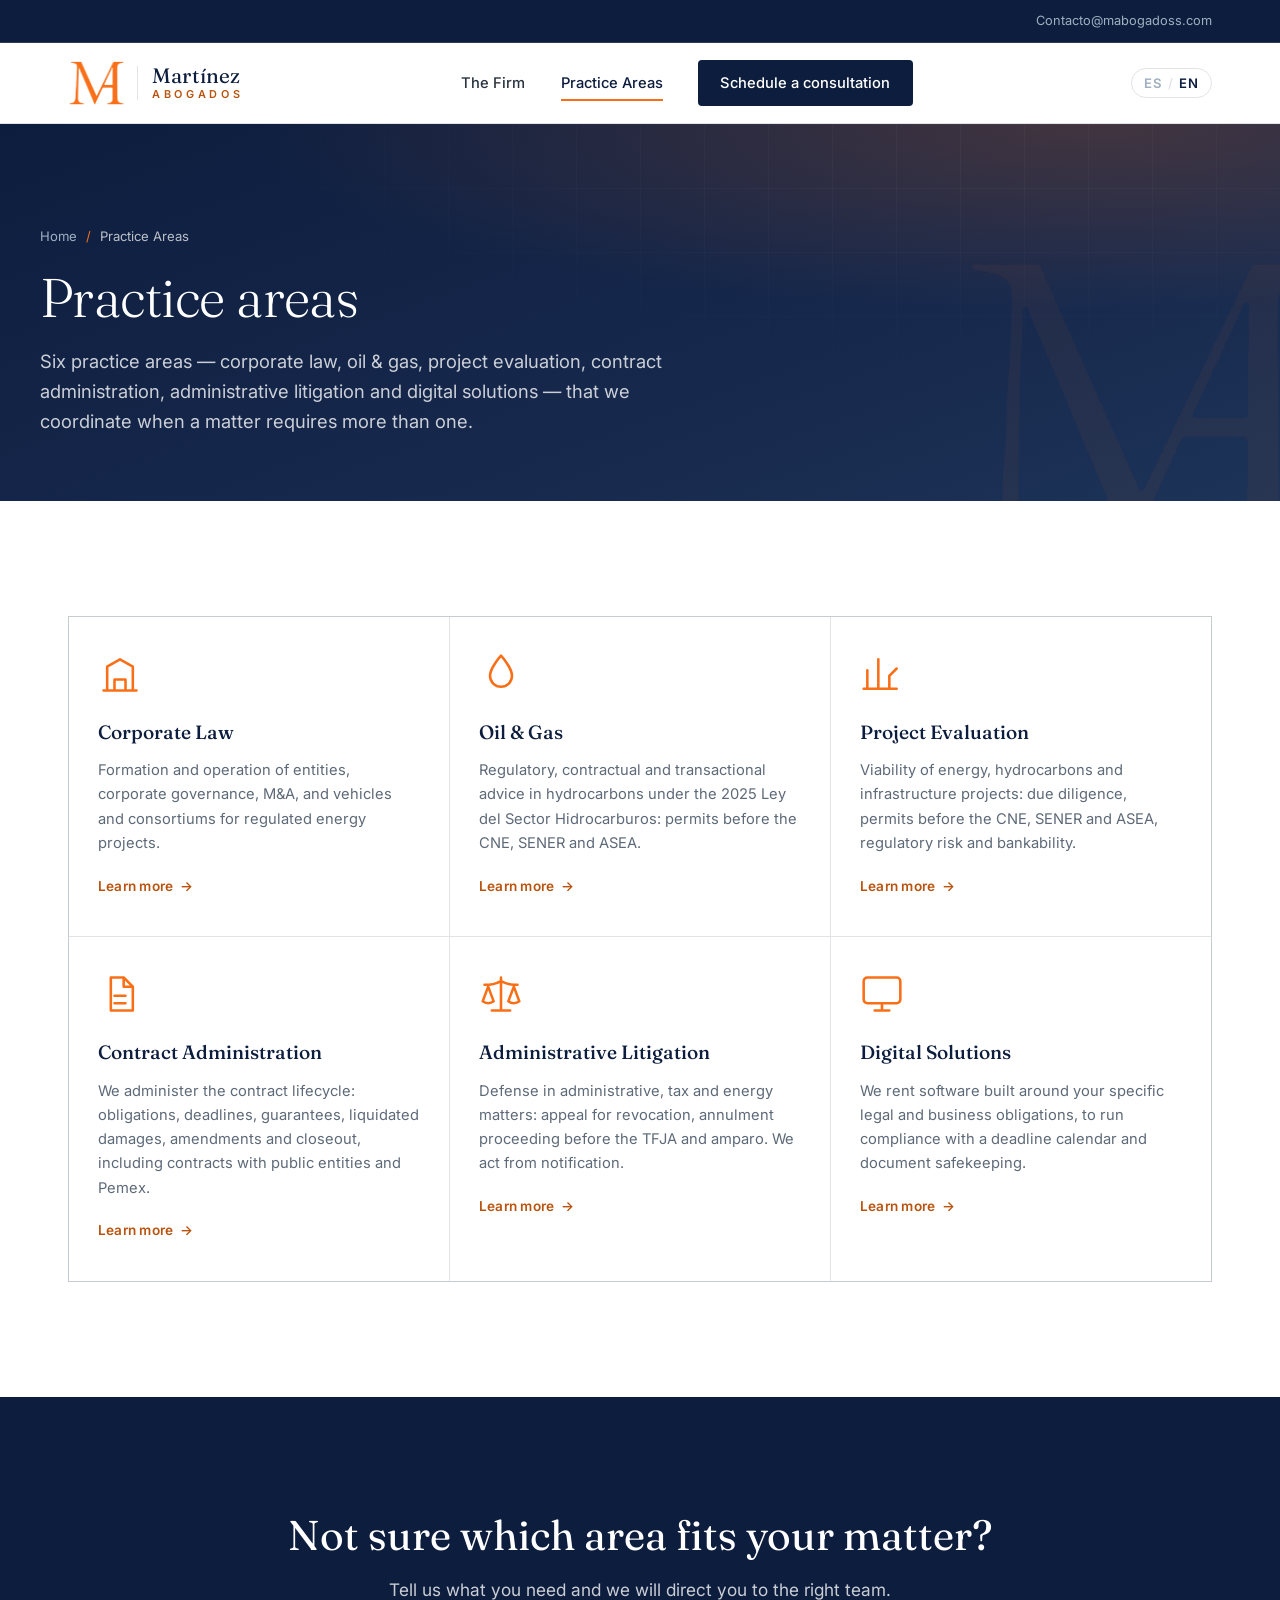
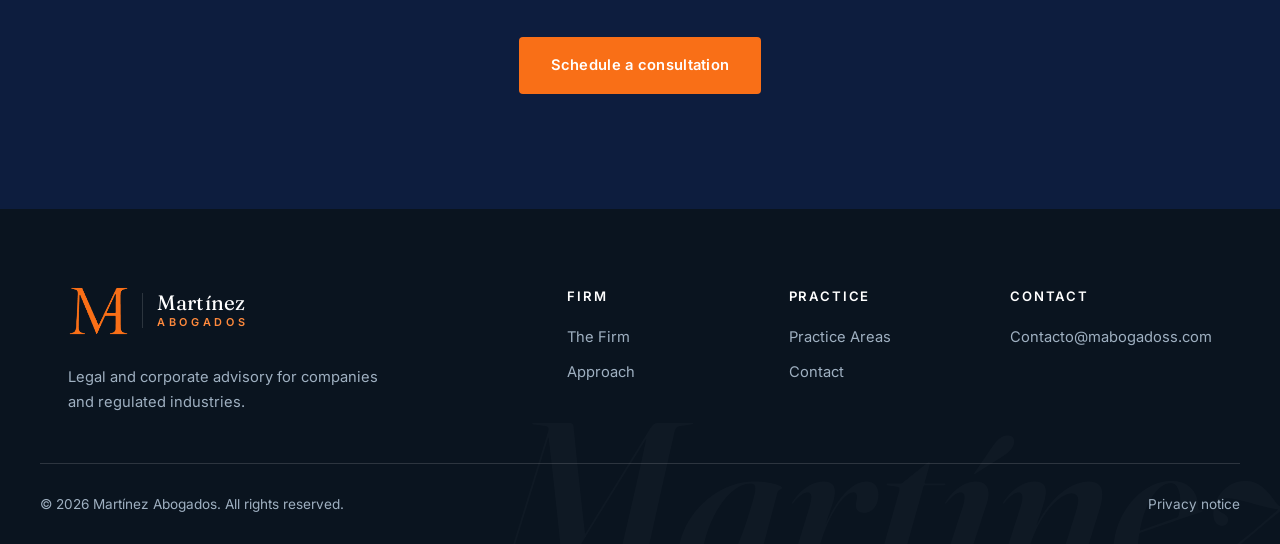
<file: areas.html>
<!DOCTYPE html>
<html lang="es">
<head>
  <meta charset="UTF-8" />
  <meta name="viewport" content="width=device-width, initial-scale=1.0" />
  <title>Áreas de práctica — Martínez Abogados</title>
  <meta name="description" content="Derecho corporativo, petróleo y gas, evaluación de proyectos, administración de contratos, litigio administrativo y soluciones digitales: seis áreas de práctica para empresas e industrias reguladas." />
  <meta property="og:type" content="website" />
  <meta property="og:site_name" content="Martínez Abogados" />
  <meta property="og:locale" content="es_MX" />
  <meta property="og:url" content="https://mabogadoss.com/areas.html" />
  <meta property="og:title" content="Áreas de práctica — Martínez Abogados" />
  <meta property="og:description" content="Derecho corporativo, petróleo y gas, evaluación de proyectos, administración de contratos, litigio administrativo y soluciones digitales: seis áreas de práctica para empresas e industrias reguladas." />
  <meta property="og:image" content="https://mabogadoss.com/assets/og-image.png" />
  <meta name="twitter:card" content="summary_large_image" />
  <meta name="twitter:title" content="Áreas de práctica — Martínez Abogados" />
  <meta name="twitter:description" content="Derecho corporativo, petróleo y gas, evaluación de proyectos, administración de contratos, litigio administrativo y soluciones digitales: seis áreas de práctica para empresas e industrias reguladas." />
  <meta name="twitter:image" content="https://mabogadoss.com/assets/og-image.png" />
  <link rel="icon" type="image/png" href="assets/favicon-256.png" />
  <link rel="apple-touch-icon" href="assets/apple-touch-icon.png" />
  <link rel="preconnect" href="https://fonts.googleapis.com" />
  <link rel="preconnect" href="https://fonts.gstatic.com" crossorigin />
  <link href="https://fonts.googleapis.com/css2?family=Fraunces:ital,opsz,wght@0,9..144,300..600;1,9..144,300..500&family=Inter:wght@300;400;500;600;700&display=swap" rel="stylesheet" />
  <link rel="stylesheet" href="styles.css" />
</head>
<body>

  <div class="topbar">
    <div class="container topbar__inner">
      <div class="topbar__contact">
        <a href="mailto:Contacto@mabogadoss.com">Contacto@mabogadoss.com</a>
      </div>
    </div>
  </div>

  <header class="site-header" id="header">
    <div class="container site-header__inner">
      <a href="index.html" class="brand" aria-label="Martínez Abogados, inicio">
        <img src="assets/monogram-orange.png" alt="" class="brand__logo" />
        <span class="brand__text">
          <span class="brand__name">Martínez</span>
          <span class="brand__sub">Abogados</span>
        </span>
      </a>
      <nav class="nav" id="nav" aria-label="Navegación principal">
        <a href="firma.html" data-en="The Firm">La firma</a>
        <a href="areas.html" data-en="Practice Areas">Áreas de práctica</a>
        <a href="contacto.html" class="nav__cta" data-en="Schedule a consultation">Agendar consulta</a>
      </nav>
      <div class="header-actions">
        <button class="lang-toggle" id="langToggle" aria-label="Cambiar idioma / Switch language">
          <span class="lang-toggle__opt is-active" data-lang="es">ES</span>
          <span class="lang-toggle__sep">/</span>
          <span class="lang-toggle__opt" data-lang="en">EN</span>
        </button>
        <button class="nav-toggle" id="navToggle" aria-label="Abrir menú" aria-expanded="false">
          <span></span><span></span><span></span>
        </button>
      </div>
    </div>
  </header>

  <main>
    <section class="page-hero">
      <div class="page-hero__bg" aria-hidden="true"></div>
      <div class="container">
        <nav class="breadcrumb" aria-label="Migas de pan">
          <a href="index.html" data-en="Home">Inicio</a>
          <span class="sep">/</span>
          <span class="current" data-en="Practice Areas">Áreas de práctica</span>
        </nav>
        <h1 class="page-hero__title" data-en="Practice areas">Áreas de práctica</h1>
        <p class="page-hero__lead" data-en="Six practice areas — corporate law, oil &amp; gas, project evaluation, contract administration, administrative litigation and digital solutions — that we coordinate when a matter requires more than one.">
          Seis áreas de práctica —derecho corporativo, petróleo y gas, evaluación de proyectos,
          administración de contratos, litigio administrativo y soluciones digitales— que coordinamos
          cuando un asunto requiere más de una.
        </p>
      </div>
    </section>

    <section class="section">
      <div class="container">
        <div class="areas-grid">
          <a href="area-corporativo.html" class="area-card reveal">
            <div class="area-card__icon" aria-hidden="true">
              <svg viewBox="0 0 24 24" fill="none" stroke="currentColor" stroke-width="1.4"><path d="M3 21h18M5 21V8l7-4 7 4v13M9 21v-6h6v6"/></svg>
            </div>
            <h3 data-en="Corporate Law">Derecho corporativo</h3>
            <p data-en="Formation and operation of entities, corporate governance, M&amp;A, and vehicles and consortiums for regulated energy projects.">Constitución y operación de sociedades, gobierno corporativo, M&amp;A y vehículos y consorcios para proyectos regulados de energía.</p>
            <span class="area-card__more" data-en="Learn more">Ver más</span>
          </a>

          <a href="area-oil-and-gas.html" class="area-card reveal">
            <div class="area-card__icon" aria-hidden="true">
              <svg viewBox="0 0 24 24" fill="none" stroke="currentColor" stroke-width="1.4"><path d="M12 2s6 6.5 6 11a6 6 0 0 1-12 0c0-4.5 6-11 6-11Z"/></svg>
            </div>
            <h3 data-en="Oil &amp; Gas">Petróleo y Gas</h3>
            <p data-en="Regulatory, contractual and transactional advice in hydrocarbons under the 2025 Ley del Sector Hidrocarburos: permits before the CNE, SENER and ASEA.">Asesoría regulatoria, contractual y transaccional en hidrocarburos bajo la Ley del Sector Hidrocarburos de 2025: permisos ante la CNE, SENER y ASEA.</p>
            <span class="area-card__more" data-en="Learn more">Ver más</span>
          </a>

          <a href="area-evaluacion-proyectos.html" class="area-card reveal">
            <div class="area-card__icon" aria-hidden="true">
              <svg viewBox="0 0 24 24" fill="none" stroke="currentColor" stroke-width="1.4"><path d="M4 20V10M10 20V4M16 20v-7M20 20H2M16 13l4-4"/></svg>
            </div>
            <h3 data-en="Project Evaluation">Evaluación de proyectos</h3>
            <p data-en="Viability of energy, hydrocarbons and infrastructure projects: due diligence, permits before the CNE, SENER and ASEA, regulatory risk and bankability.">Viabilidad de proyectos de energía, hidrocarburos e infraestructura: debida diligencia, permisos ante la CNE, SENER y ASEA, riesgo regulatorio y bancabilidad.</p>
            <span class="area-card__more" data-en="Learn more">Ver más</span>
          </a>

          <a href="area-administracion-contratos.html" class="area-card reveal">
            <div class="area-card__icon" aria-hidden="true">
              <svg viewBox="0 0 24 24" fill="none" stroke="currentColor" stroke-width="1.4"><path d="M7 3h7l5 5v13H7zM14 3v5h5M9 13h6M9 17h6"/></svg>
            </div>
            <h3 data-en="Contract Administration">Administración de contratos</h3>
            <p data-en="We administer the contract lifecycle: obligations, deadlines, guarantees, liquidated damages, amendments and closeout, including contracts with public entities and Pemex.">Administramos el ciclo de vida del contrato: obligaciones, plazos, garantías, penas convencionales, convenios modificatorios y cierre, incluidos contratos con entes públicos y Pemex.</p>
            <span class="area-card__more" data-en="Learn more">Ver más</span>
          </a>

          <a href="area-litigio-administrativo.html" class="area-card reveal">
            <div class="area-card__icon" aria-hidden="true">
              <svg viewBox="0 0 24 24" fill="none" stroke="currentColor" stroke-width="1.4"><path d="m16 16 3-8 3 8c-.87.65-1.92 1-3 1s-2.13-.35-3-1Z"/><path d="m2 16 3-8 3 8c-.87.65-1.92 1-3 1s-2.13-.35-3-1Z"/><path d="M7 21h10M12 3v18M3 7h2c2 0 5-1 7-2 2 1 5 2 7 2h2"/></svg>
            </div>
            <h3 data-en="Administrative Litigation">Litigio administrativo</h3>
            <p data-en="Defense in administrative, tax and energy matters: appeal for revocation, annulment proceeding before the TFJA and amparo. We act from notification.">Defensa en materia administrativa, fiscal y energética: recurso de revocación, juicio de nulidad ante el TFJA y amparo. Actuamos desde la notificación.</p>
            <span class="area-card__more" data-en="Learn more">Ver más</span>
          </a>

          <a href="area-soluciones-digitales.html" class="area-card reveal">
            <div class="area-card__icon" aria-hidden="true">
              <svg viewBox="0 0 24 24" fill="none" stroke="currentColor" stroke-width="1.4"><rect x="2" y="3" width="20" height="14" rx="2"/><path d="M8 21h8M12 17v4"/></svg>
            </div>
            <h3 data-en="Digital Solutions">Soluciones digitales</h3>
            <p data-en="We rent software built around your specific legal and business obligations, to run compliance with a deadline calendar and document safekeeping.">Rentamos software diseñado a la medida de tus obligaciones legales y de negocio, para operar el cumplimiento con calendario y respaldo documental.</p>
            <span class="area-card__more" data-en="Learn more">Ver más</span>
          </a>
        </div>
      </div>
    </section>

    <section class="section cta-band">
      <div class="container">
        <h2 class="reveal" data-en="Not sure which area fits your matter?">¿No sabes a qué área corresponde tu asunto?</h2>
        <p class="reveal" data-en="Tell us what you need and we will direct you to the right team.">Cuéntanos qué necesitas y te orientamos con el equipo adecuado.</p>
        <a href="contacto.html" class="btn btn--accent reveal" data-en="Schedule a consultation">Agenda una consulta</a>
      </div>
    </section>
  </main>

  <footer class="footer">
    <div class="container footer__top">
      <div class="footer__brand">
        <a href="index.html" class="brand brand--light">
          <img src="assets/monogram-orange.png" alt="" class="brand__logo" />
          <span class="brand__text">
            <span class="brand__name">Martínez</span>
            <span class="brand__sub">Abogados</span>
          </span>
        </a>
        <p data-en="Legal and corporate advisory for companies and regulated industries.">Asesoría jurídica y corporativa para empresas e industrias reguladas.</p>
      </div>
      <nav class="footer__nav" aria-label="Pie de página">
        <div>
          <h4 data-en="Firm">Firma</h4>
          <a href="firma.html" data-en="The Firm">La firma</a>
          <a href="firma.html#enfoque" data-en="Approach">Enfoque</a>
        </div>
        <div>
          <h4 data-en="Practice">Práctica</h4>
          <a href="areas.html" data-en="Practice Areas">Áreas de práctica</a>
          <a href="contacto.html" data-en="Contact">Contacto</a>
        </div>
        <div>
          <h4 data-en="Contact">Contacto</h4>
          <a href="mailto:Contacto@mabogadoss.com">Contacto@mabogadoss.com</a>
        </div>
      </nav>
    </div>
    <div class="container footer__bottom">
      <p>&copy; <span id="year"></span> Martínez Abogados. <span data-en="All rights reserved.">Todos los derechos reservados.</span></p>
      <div class="footer__legal">
        <a href="aviso-privacidad.html" data-en="Privacy notice">Aviso de privacidad</a>
      </div>
    </div>
  </footer>

  <script src="script.js"></script>
</body>
</html>
</file>
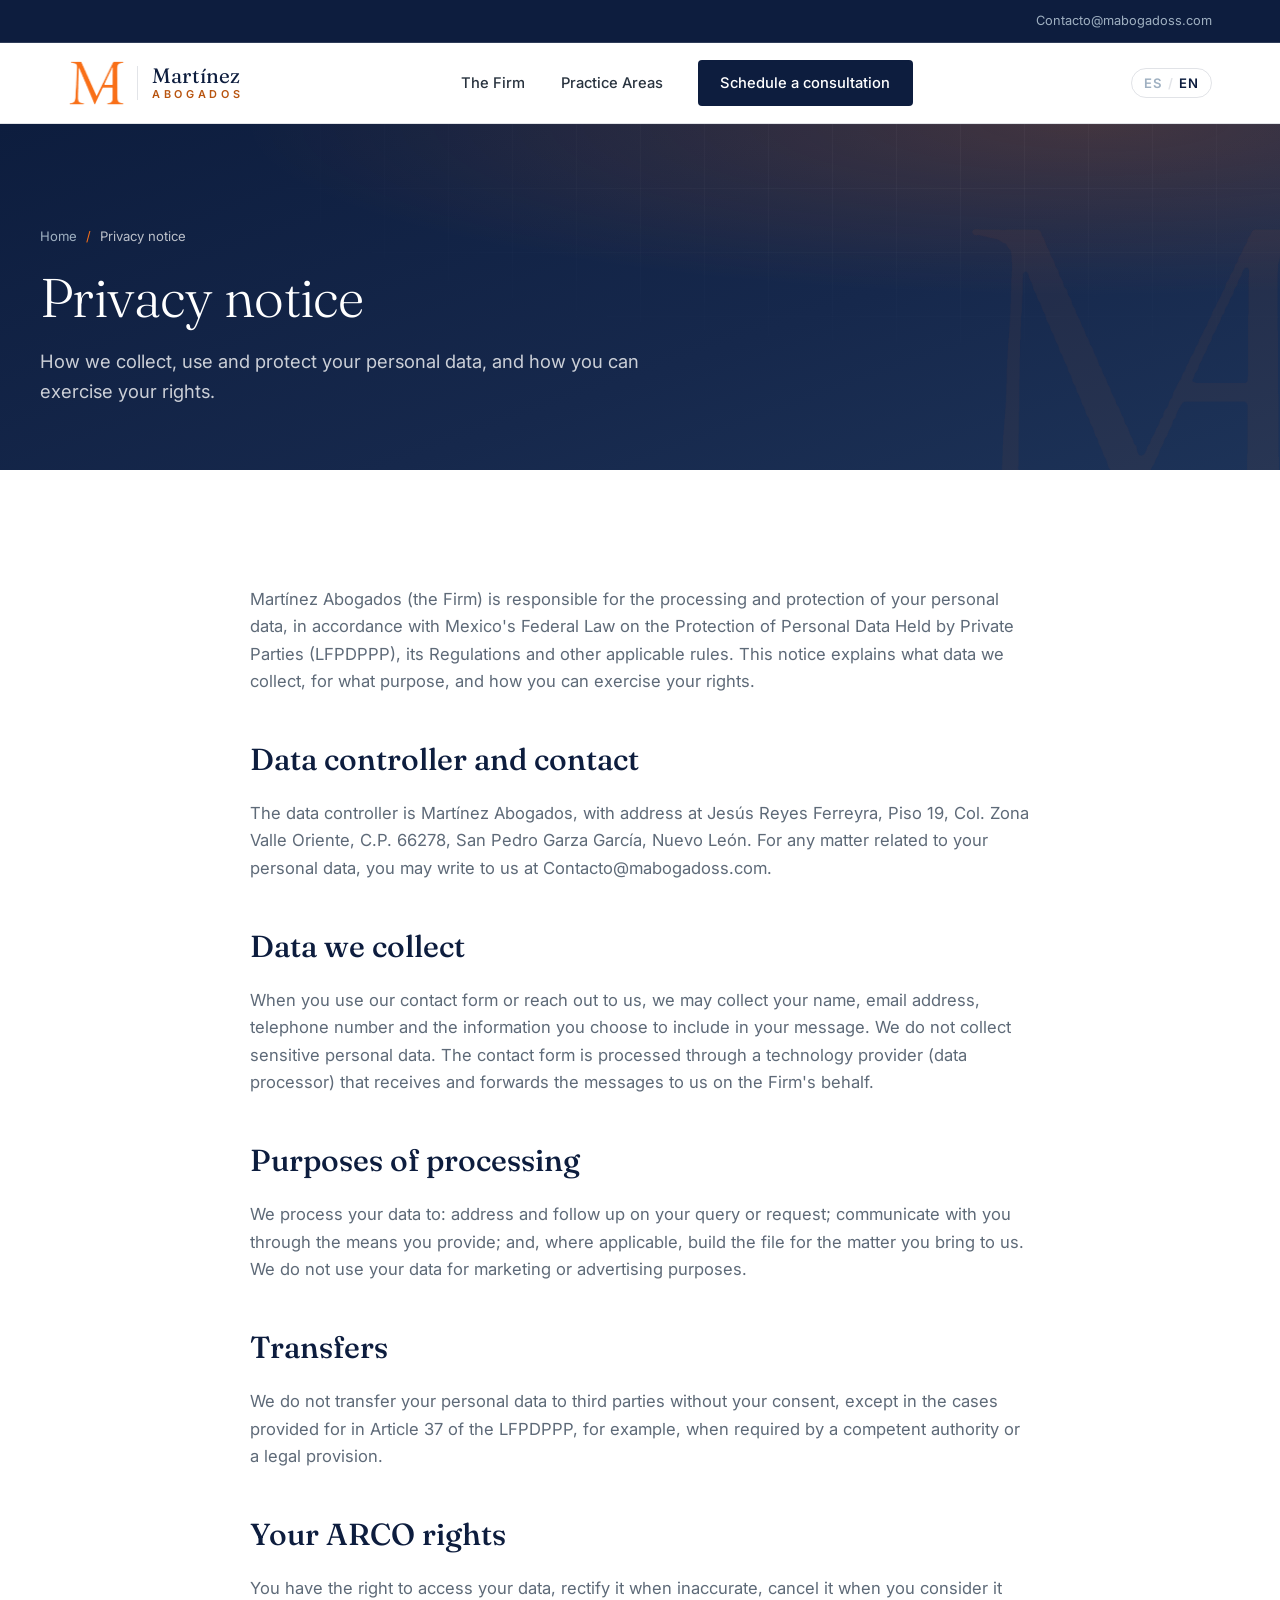
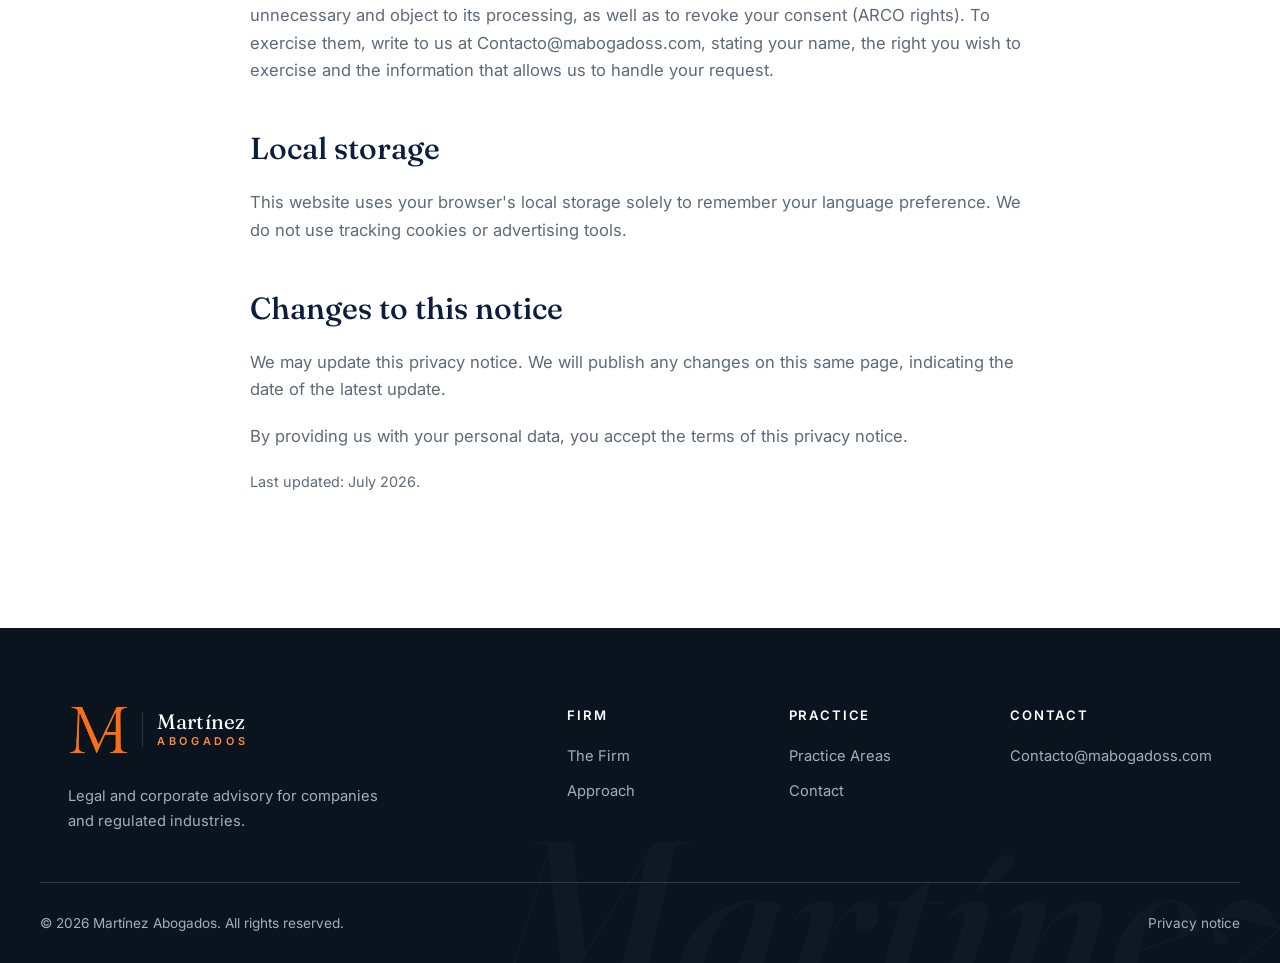
<file: aviso-privacidad.html>
<!DOCTYPE html>
<html lang="es">
<head>
  <meta charset="UTF-8" />
  <meta name="viewport" content="width=device-width, initial-scale=1.0" />
  <title>Aviso de privacidad — Martínez Abogados</title>
  <meta name="description" content="Aviso de privacidad de Martínez Abogados: qué datos personales recabamos, con qué finalidad y cómo ejercer tus derechos ARCO conforme a la LFPDPPP." />
  <meta property="og:type" content="website" />
  <meta property="og:site_name" content="Martínez Abogados" />
  <meta property="og:locale" content="es_MX" />
  <meta property="og:url" content="https://mabogadoss.com/aviso-privacidad.html" />
  <meta property="og:title" content="Aviso de privacidad — Martínez Abogados" />
  <meta property="og:description" content="Aviso de privacidad de Martínez Abogados: qué datos personales recabamos, con qué finalidad y cómo ejercer tus derechos ARCO conforme a la LFPDPPP." />
  <meta property="og:image" content="https://mabogadoss.com/assets/og-image.png" />
  <meta name="twitter:card" content="summary_large_image" />
  <meta name="twitter:title" content="Aviso de privacidad — Martínez Abogados" />
  <meta name="twitter:description" content="Aviso de privacidad de Martínez Abogados: qué datos personales recabamos, con qué finalidad y cómo ejercer tus derechos ARCO conforme a la LFPDPPP." />
  <meta name="twitter:image" content="https://mabogadoss.com/assets/og-image.png" />
  <link rel="icon" type="image/png" href="assets/favicon-256.png" />
  <link rel="apple-touch-icon" href="assets/apple-touch-icon.png" />
  <link rel="preconnect" href="https://fonts.googleapis.com" />
  <link rel="preconnect" href="https://fonts.gstatic.com" crossorigin />
  <link href="https://fonts.googleapis.com/css2?family=Fraunces:ital,opsz,wght@0,9..144,300..600;1,9..144,300..500&family=Inter:wght@300;400;500;600;700&display=swap" rel="stylesheet" />
  <link rel="stylesheet" href="styles.css" />
</head>
<body>

  <div class="topbar">
    <div class="container topbar__inner">
      <div class="topbar__contact">
        <a href="mailto:Contacto@mabogadoss.com">Contacto@mabogadoss.com</a>
      </div>
    </div>
  </div>

  <header class="site-header" id="header">
    <div class="container site-header__inner">
      <a href="index.html" class="brand" aria-label="Martínez Abogados, inicio">
        <img src="assets/monogram-orange.png" alt="" class="brand__logo" />
        <span class="brand__text">
          <span class="brand__name">Martínez</span>
          <span class="brand__sub">Abogados</span>
        </span>
      </a>
      <nav class="nav" id="nav" aria-label="Navegación principal">
        <a href="firma.html" data-en="The Firm">La firma</a>
        <a href="areas.html" data-en="Practice Areas">Áreas de práctica</a>
        <a href="contacto.html" class="nav__cta" data-en="Schedule a consultation">Agendar consulta</a>
      </nav>
      <div class="header-actions">
        <button class="lang-toggle" id="langToggle" aria-label="Cambiar idioma / Switch language">
          <span class="lang-toggle__opt is-active" data-lang="es">ES</span>
          <span class="lang-toggle__sep">/</span>
          <span class="lang-toggle__opt" data-lang="en">EN</span>
        </button>
        <button class="nav-toggle" id="navToggle" aria-label="Abrir menú" aria-expanded="false">
          <span></span><span></span><span></span>
        </button>
      </div>
    </div>
  </header>

  <main>
    <section class="page-hero">
      <div class="page-hero__bg" aria-hidden="true"></div>
      <div class="container">
        <nav class="breadcrumb" aria-label="Migas de pan">
          <a href="index.html" data-en="Home">Inicio</a>
          <span class="sep">/</span>
          <span class="current" data-en="Privacy notice">Aviso de privacidad</span>
        </nav>
        <h1 class="page-hero__title" data-en="Privacy notice">Aviso de privacidad</h1>
        <p class="page-hero__lead" data-en="How we collect, use and protect your personal data, and how you can exercise your rights.">
          Cómo recabamos, usamos y protegemos tus datos personales, y cómo puedes ejercer tus derechos.
        </p>
      </div>
    </section>

    <section class="section">
      <div class="container">
        <div class="prose reveal" style="max-width: 780px; margin: 0 auto;">
          <p data-en="Martínez Abogados (the Firm) is responsible for the processing and protection of your personal data, in accordance with Mexico's Federal Law on the Protection of Personal Data Held by Private Parties (LFPDPPP), its Regulations and other applicable rules. This notice explains what data we collect, for what purpose, and how you can exercise your rights.">
            Martínez Abogados (en adelante, el Despacho) es responsable del tratamiento y la protección de
            tus datos personales, conforme a la Ley Federal de Protección de Datos Personales en Posesión
            de los Particulares (LFPDPPP), su Reglamento y demás normativa aplicable. Este aviso te explica
            qué datos recabamos, con qué finalidad y cómo puedes ejercer tus derechos.
          </p>

          <h2 data-en="Data controller and contact">Responsable y contacto</h2>
          <p data-en="The data controller is Martínez Abogados, with address at Jesús Reyes Ferreyra, Piso 19, Col. Zona Valle Oriente, C.P. 66278, San Pedro Garza García, Nuevo León. For any matter related to your personal data, you may write to us at Contacto@mabogadoss.com.">
            El responsable de tus datos es Martínez Abogados, con domicilio en Jesús Reyes Ferreyra,
            Piso 19, Col. Zona Valle Oriente, C.P. 66278, San Pedro Garza García, Nuevo León. Para
            cualquier asunto relacionado con tus datos personales puedes escribirnos a
            Contacto@mabogadoss.com.
          </p>

          <h2 data-en="Data we collect">Datos que recabamos</h2>
          <p data-en="When you use our contact form or reach out to us, we may collect your name, email address, telephone number and the information you choose to include in your message. We do not collect sensitive personal data. The contact form is processed through a technology provider (data processor) that receives and forwards the messages to us on the Firm's behalf.">
            Cuando utilizas nuestro formulario de contacto o te comunicas con nosotros, podemos recabar tu
            nombre, tu correo electrónico, tu número de teléfono y la información que decidas incluir en tu
            mensaje. No recabamos datos personales sensibles. El formulario de contacto se procesa a través
            de un proveedor tecnológico (encargado) que recibe y nos hace llegar los mensajes por cuenta del
            Despacho.
          </p>

          <h2 data-en="Purposes of processing">Finalidades del tratamiento</h2>
          <p data-en="We process your data to: address and follow up on your query or request; communicate with you through the means you provide; and, where applicable, build the file for the matter you bring to us. We do not use your data for marketing or advertising purposes.">
            Tratamos tus datos para: atender y dar seguimiento a tu consulta o solicitud; comunicarnos
            contigo por los medios que nos proporciones; e integrar, en su caso, el expediente del asunto
            que nos plantees. No utilizamos tus datos con fines de mercadotecnia ni de publicidad.
          </p>

          <h2 data-en="Transfers">Transferencias</h2>
          <p data-en="We do not transfer your personal data to third parties without your consent, except in the cases provided for in Article 37 of the LFPDPPP, for example, when required by a competent authority or a legal provision.">
            No transferimos tus datos personales a terceros sin tu consentimiento, salvo en los supuestos
            previstos en el artículo 37 de la LFPDPPP, por ejemplo, cuando así lo requiera una autoridad
            competente o una disposición legal.
          </p>

          <h2 data-en="Your ARCO rights">Tus derechos ARCO</h2>
          <p data-en="You have the right to access your data, rectify it when inaccurate, cancel it when you consider it unnecessary and object to its processing, as well as to revoke your consent (ARCO rights). To exercise them, write to us at Contacto@mabogadoss.com, stating your name, the right you wish to exercise and the information that allows us to handle your request.">
            Tienes derecho a acceder a tus datos, rectificarlos cuando sean inexactos, cancelarlos cuando
            consideres que no se requieren y oponerte a su tratamiento, así como a revocar tu
            consentimiento (derechos ARCO). Para ejercerlos, escríbenos a Contacto@mabogadoss.com indicando
            tu nombre, el derecho que deseas ejercer y la información que nos permita atender tu solicitud.
          </p>

          <h2 data-en="Local storage">Almacenamiento local</h2>
          <p data-en="This website uses your browser's local storage solely to remember your language preference. We do not use tracking cookies or advertising tools.">
            Este sitio utiliza el almacenamiento local de tu navegador únicamente para recordar tu
            preferencia de idioma. No utilizamos cookies de rastreo ni herramientas de publicidad.
          </p>

          <h2 data-en="Changes to this notice">Cambios a este aviso</h2>
          <p data-en="We may update this privacy notice. We will publish any changes on this same page, indicating the date of the latest update.">
            Podemos actualizar este aviso de privacidad. Publicaremos cualquier cambio en esta misma
            página, indicando la fecha de la última actualización.
          </p>

          <p data-en="By providing us with your personal data, you accept the terms of this privacy notice.">
            Al proporcionarnos tus datos personales, aceptas los términos de este aviso de privacidad.
          </p>

          <p style="font-size: .9rem; color: var(--muted);" data-en="Last updated: July 2026.">Última actualización: julio de 2026.</p>
        </div>
      </div>
    </section>
  </main>

  <footer class="footer">
    <div class="container footer__top">
      <div class="footer__brand">
        <a href="index.html" class="brand brand--light">
          <img src="assets/monogram-orange.png" alt="" class="brand__logo" />
          <span class="brand__text">
            <span class="brand__name">Martínez</span>
            <span class="brand__sub">Abogados</span>
          </span>
        </a>
        <p data-en="Legal and corporate advisory for companies and regulated industries.">Asesoría jurídica y corporativa para empresas e industrias reguladas.</p>
      </div>
      <nav class="footer__nav" aria-label="Pie de página">
        <div>
          <h4 data-en="Firm">Firma</h4>
          <a href="firma.html" data-en="The Firm">La firma</a>
          <a href="firma.html#enfoque" data-en="Approach">Enfoque</a>
        </div>
        <div>
          <h4 data-en="Practice">Práctica</h4>
          <a href="areas.html" data-en="Practice Areas">Áreas de práctica</a>
          <a href="contacto.html" data-en="Contact">Contacto</a>
        </div>
        <div>
          <h4 data-en="Contact">Contacto</h4>
          <a href="mailto:Contacto@mabogadoss.com">Contacto@mabogadoss.com</a>
        </div>
      </nav>
    </div>
    <div class="container footer__bottom">
      <p>&copy; <span id="year"></span> Martínez Abogados. <span data-en="All rights reserved.">Todos los derechos reservados.</span></p>
      <div class="footer__legal">
        <a href="aviso-privacidad.html" data-en="Privacy notice">Aviso de privacidad</a>
      </div>
    </div>
  </footer>

  <script src="script.js"></script>
</body>
</html>
</file>
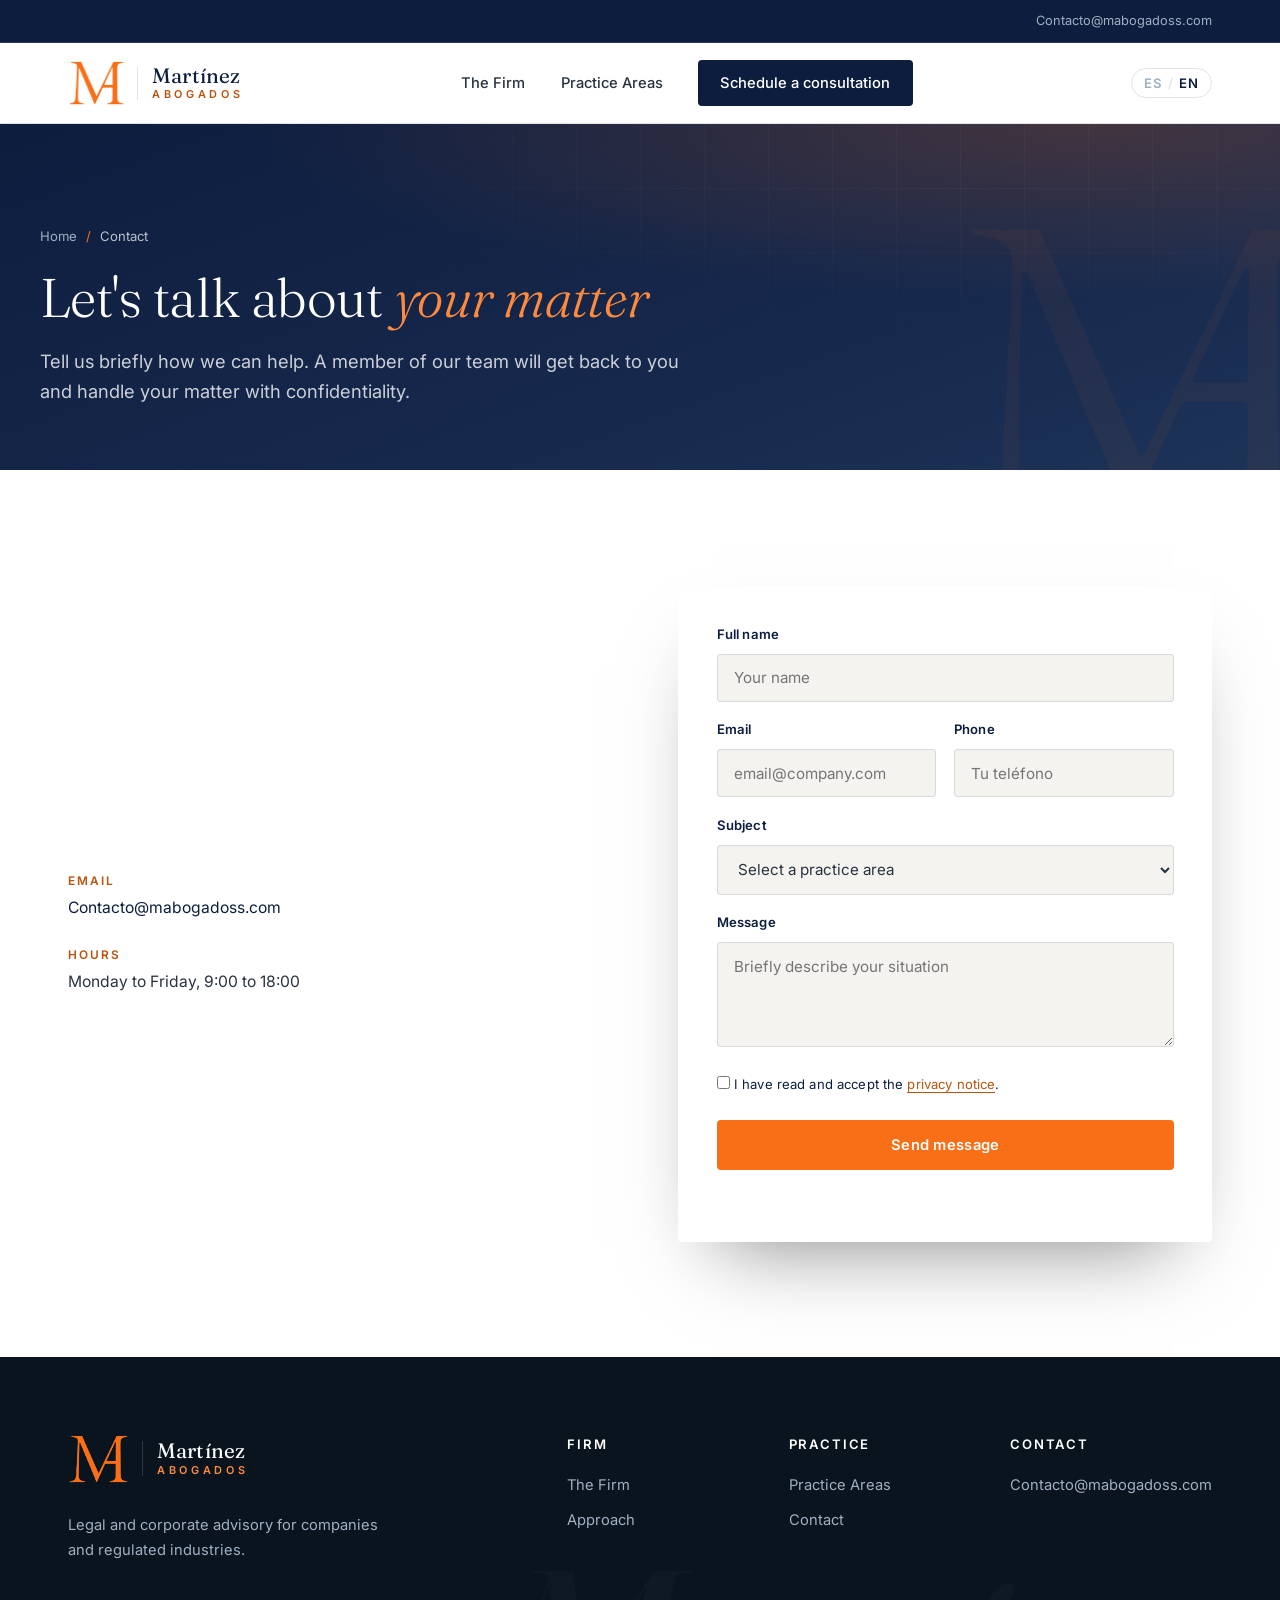
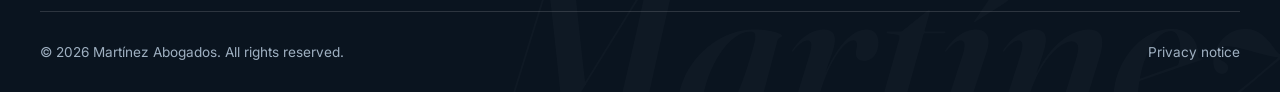
<file: contacto.html>
<!DOCTYPE html>
<html lang="es">
<head>
  <meta charset="UTF-8" />
  <meta name="viewport" content="width=device-width, initial-scale=1.0" />
  <title>Contacto — Martínez Abogados</title>
  <meta name="description" content="Escríbenos. Cuéntanos tu asunto y un miembro de nuestro equipo te responderá con confidencialidad." />
  <meta property="og:type" content="website" />
  <meta property="og:site_name" content="Martínez Abogados" />
  <meta property="og:locale" content="es_MX" />
  <meta property="og:url" content="https://mabogadoss.com/contacto.html" />
  <meta property="og:title" content="Contacto — Martínez Abogados" />
  <meta property="og:description" content="Escríbenos. Cuéntanos tu asunto y un miembro de nuestro equipo te responderá con confidencialidad." />
  <meta property="og:image" content="https://mabogadoss.com/assets/og-image.png" />
  <meta name="twitter:card" content="summary_large_image" />
  <meta name="twitter:title" content="Contacto — Martínez Abogados" />
  <meta name="twitter:description" content="Escríbenos. Cuéntanos tu asunto y un miembro de nuestro equipo te responderá con confidencialidad." />
  <meta name="twitter:image" content="https://mabogadoss.com/assets/og-image.png" />
  <link rel="icon" type="image/png" href="assets/favicon-256.png" />
  <link rel="apple-touch-icon" href="assets/apple-touch-icon.png" />
  <link rel="preconnect" href="https://fonts.googleapis.com" />
  <link rel="preconnect" href="https://fonts.gstatic.com" crossorigin />
  <link href="https://fonts.googleapis.com/css2?family=Fraunces:ital,opsz,wght@0,9..144,300..600;1,9..144,300..500&family=Inter:wght@300;400;500;600;700&display=swap" rel="stylesheet" />
  <link rel="stylesheet" href="styles.css" />
</head>
<body>

  <div class="topbar">
    <div class="container topbar__inner">
      <div class="topbar__contact">
        <a href="mailto:Contacto@mabogadoss.com">Contacto@mabogadoss.com</a>
      </div>
    </div>
  </div>

  <header class="site-header" id="header">
    <div class="container site-header__inner">
      <a href="index.html" class="brand" aria-label="Martínez Abogados, inicio">
        <img src="assets/monogram-orange.png" alt="" class="brand__logo" />
        <span class="brand__text">
          <span class="brand__name">Martínez</span>
          <span class="brand__sub">Abogados</span>
        </span>
      </a>
      <nav class="nav" id="nav" aria-label="Navegación principal">
        <a href="firma.html" data-en="The Firm">La firma</a>
        <a href="areas.html" data-en="Practice Areas">Áreas de práctica</a>
        <a href="contacto.html" class="nav__cta" data-en="Schedule a consultation">Agendar consulta</a>
      </nav>
      <div class="header-actions">
        <button class="lang-toggle" id="langToggle" aria-label="Cambiar idioma / Switch language">
          <span class="lang-toggle__opt is-active" data-lang="es">ES</span>
          <span class="lang-toggle__sep">/</span>
          <span class="lang-toggle__opt" data-lang="en">EN</span>
        </button>
        <button class="nav-toggle" id="navToggle" aria-label="Abrir menú" aria-expanded="false">
          <span></span><span></span><span></span>
        </button>
      </div>
    </div>
  </header>

  <main>
    <section class="page-hero">
      <div class="page-hero__bg" aria-hidden="true"></div>
      <div class="container">
        <nav class="breadcrumb" aria-label="Migas de pan">
          <a href="index.html" data-en="Home">Inicio</a>
          <span class="sep">/</span>
          <span class="current" data-en="Contact">Contacto</span>
        </nav>
        <h1 class="page-hero__title" data-en="Let's talk about <em>your matter</em>">Conversemos sobre <em>tu asunto</em></h1>
        <p class="page-hero__lead" data-en="Tell us briefly how we can help. A member of our team will get back to you and handle your matter with confidentiality.">
          Cuéntanos brevemente cómo podemos ayudarte. Un miembro de nuestro equipo te responderá y
          atenderá tu asunto con confidencialidad.
        </p>
      </div>
    </section>

    <section class="section">
      <div class="container grid-2">
        <div class="contacto__info contacto__info--light">
          <ul class="contacto__list contacto__list--dark reveal">
            <li>
              <span class="contacto__label" data-en="Email">Correo</span>
              <a href="mailto:Contacto@mabogadoss.com">Contacto@mabogadoss.com</a>
            </li>
            <li>
              <span class="contacto__label" data-en="Hours">Horario</span>
              <span data-en="Monday to Friday, 9:00 to 18:00">Lunes a viernes, 9:00 a 18:00 h</span>
            </li>
          </ul>
        </div>

        <form class="form reveal" id="contactForm" action="https://formspree.io/f/mvzjjkwv" method="POST" novalidate>
          <input type="hidden" name="_subject" value="Nuevo mensaje del sitio — Martínez Abogados" />
          <div class="form__row">
            <label><span data-en="Full name">Nombre completo</span>
              <input type="text" name="nombre" required placeholder="Tu nombre" data-en-placeholder="Your name" />
            </label>
          </div>
          <div class="form__grid">
            <label><span data-en="Email">Correo electrónico</span>
              <input type="email" name="email" required placeholder="correo@empresa.com" data-en-placeholder="email@company.com" />
            </label>
            <label><span data-en="Phone">Teléfono</span>
              <input type="tel" name="telefono" placeholder="Tu teléfono" />
            </label>
          </div>
          <div class="form__row">
            <label><span data-en="Subject">Asunto</span>
              <select name="asunto">
                <option value="" data-en="Select a practice area">Selecciona un área</option>
                <option data-en="Corporate Law">Derecho corporativo</option>
                <option data-en="Oil &amp; Gas">Petróleo y Gas</option>
                <option data-en="Project Evaluation">Evaluación de proyectos</option>
                <option data-en="Contract Administration">Administración de contratos</option>
                <option data-en="Administrative Litigation">Litigio administrativo</option>
                <option data-en="Digital Solutions">Soluciones digitales</option>
                <option data-en="Other">Otro</option>
              </select>
            </label>
          </div>
          <div class="form__row">
            <label><span data-en="Message">Mensaje</span>
              <textarea name="mensaje" rows="4" required placeholder="Describe brevemente tu situación" data-en-placeholder="Briefly describe your situation"></textarea>
            </label>
          </div>
          <label class="form__check">
            <input type="checkbox" name="aviso" required />
            <span data-en="I have read and accept the <a href=&quot;aviso-privacidad.html&quot;>privacy notice</a>.">He leído y acepto el <a href="aviso-privacidad.html">aviso de privacidad</a>.</span>
          </label>
          <button type="submit" class="btn btn--accent btn--block" data-en="Send message">Enviar mensaje</button>
          <p class="form__feedback" id="formFeedback" role="status"></p>
        </form>
      </div>
    </section>
  </main>

  <footer class="footer">
    <div class="container footer__top">
      <div class="footer__brand">
        <a href="index.html" class="brand brand--light">
          <img src="assets/monogram-orange.png" alt="" class="brand__logo" />
          <span class="brand__text">
            <span class="brand__name">Martínez</span>
            <span class="brand__sub">Abogados</span>
          </span>
        </a>
        <p data-en="Legal and corporate advisory for companies and regulated industries.">Asesoría jurídica y corporativa para empresas e industrias reguladas.</p>
      </div>
      <nav class="footer__nav" aria-label="Pie de página">
        <div>
          <h4 data-en="Firm">Firma</h4>
          <a href="firma.html" data-en="The Firm">La firma</a>
          <a href="firma.html#enfoque" data-en="Approach">Enfoque</a>
        </div>
        <div>
          <h4 data-en="Practice">Práctica</h4>
          <a href="areas.html" data-en="Practice Areas">Áreas de práctica</a>
          <a href="contacto.html" data-en="Contact">Contacto</a>
        </div>
        <div>
          <h4 data-en="Contact">Contacto</h4>
          <a href="mailto:Contacto@mabogadoss.com">Contacto@mabogadoss.com</a>
        </div>
      </nav>
    </div>
    <div class="container footer__bottom">
      <p>&copy; <span id="year"></span> Martínez Abogados. <span data-en="All rights reserved.">Todos los derechos reservados.</span></p>
      <div class="footer__legal">
        <a href="aviso-privacidad.html" data-en="Privacy notice">Aviso de privacidad</a>
      </div>
    </div>
  </footer>

  <script src="script.js"></script>
</body>
</html>
</file>
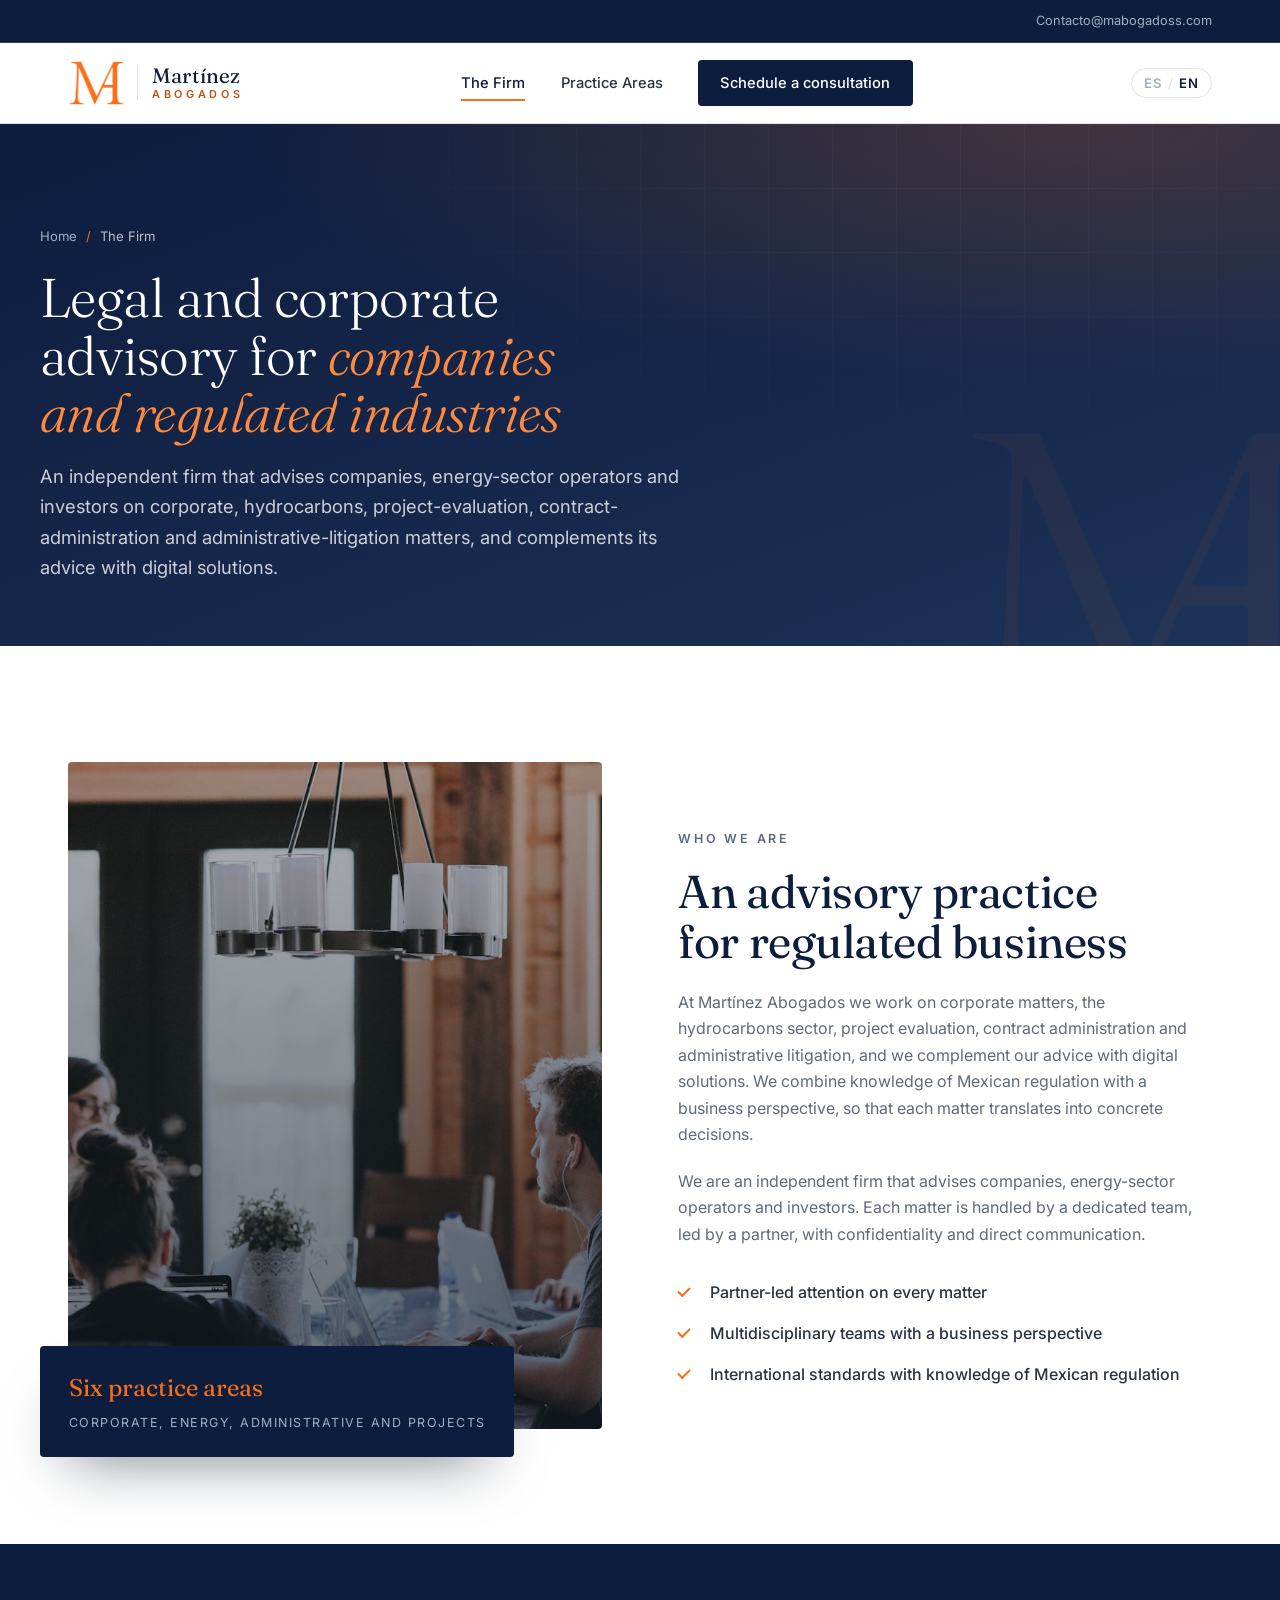
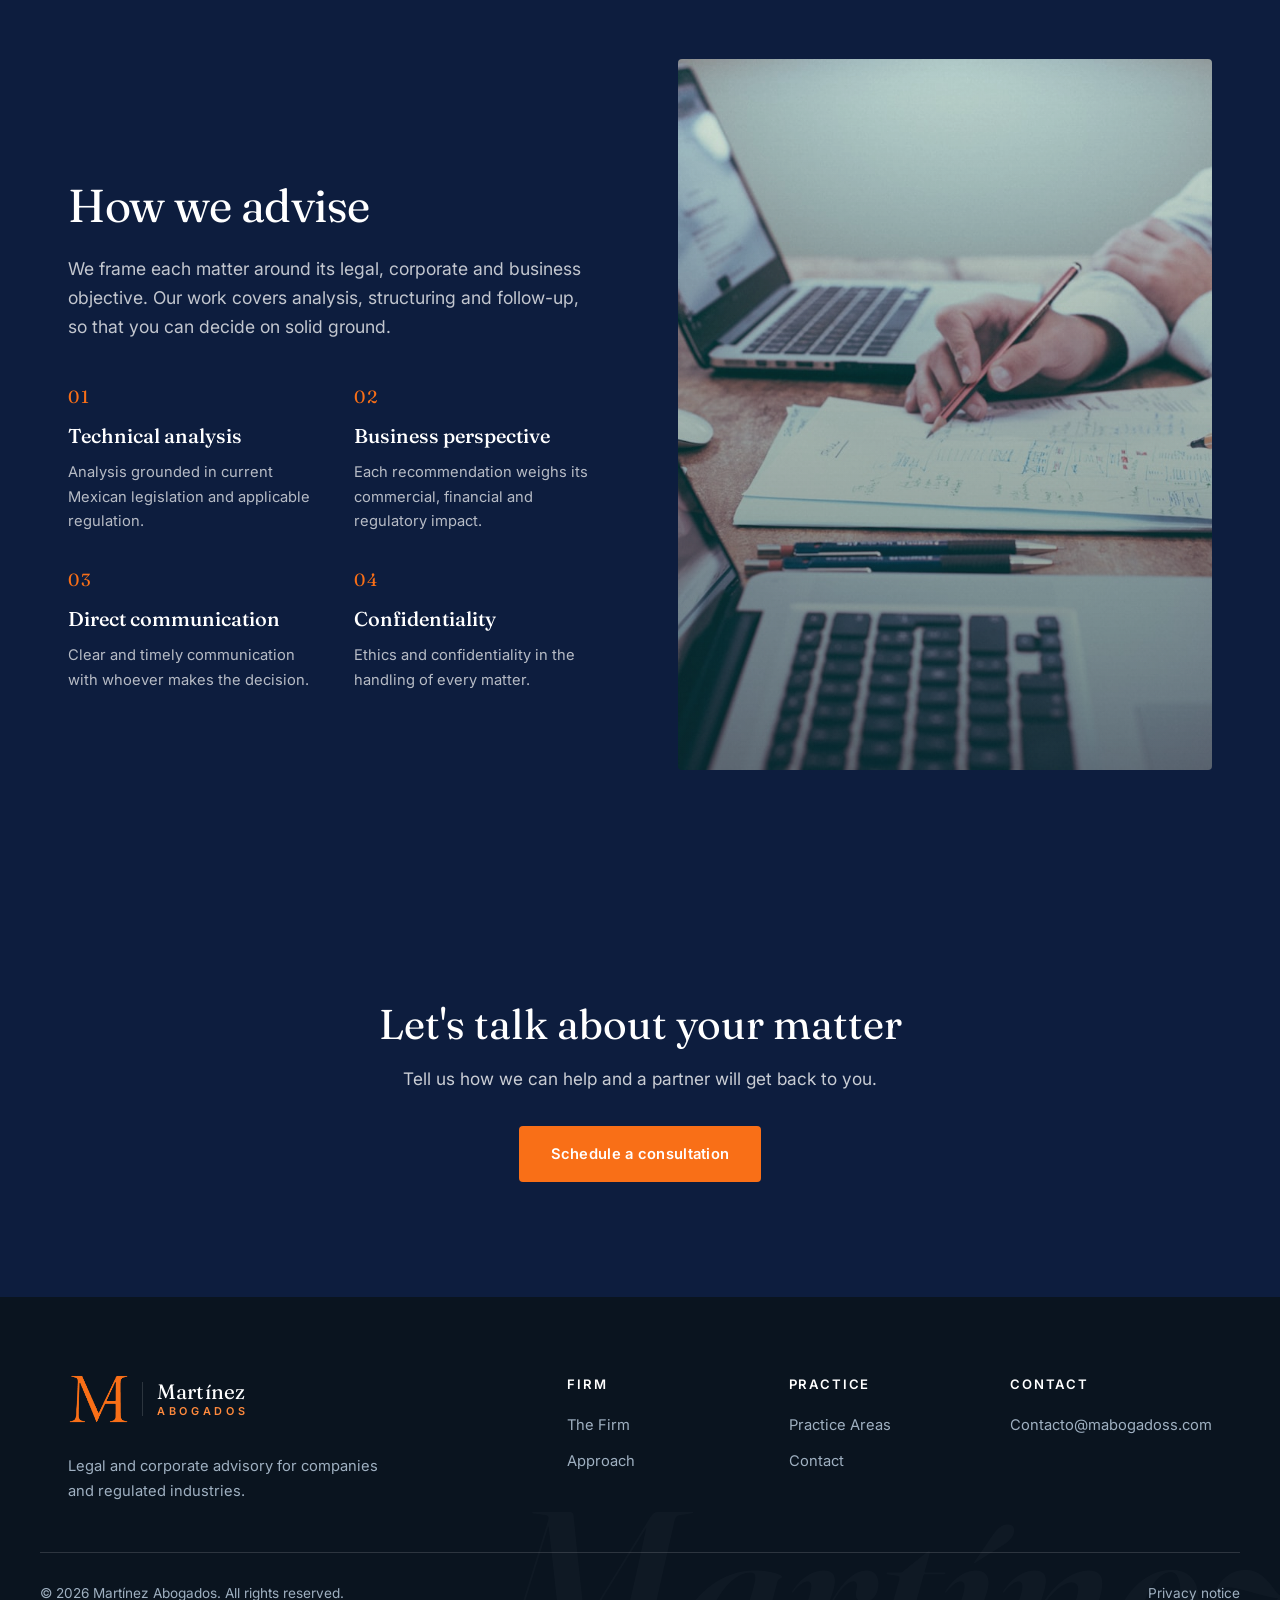
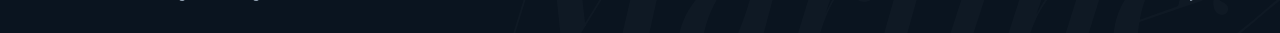
<file: firma.html>
<!DOCTYPE html>
<html lang="es">
<head>
  <meta charset="UTF-8" />
  <meta name="viewport" content="width=device-width, initial-scale=1.0" />
  <title>La firma — Martínez Abogados</title>
  <meta name="description" content="Martínez Abogados: despacho independiente que asesora a empresas, operadores del sector energético e inversionistas en materia corporativa, hidrocarburos, evaluación de proyectos, administración de contratos, litigio administrativo y soluciones digitales." />
  <meta property="og:type" content="website" />
  <meta property="og:site_name" content="Martínez Abogados" />
  <meta property="og:locale" content="es_MX" />
  <meta property="og:url" content="https://mabogadoss.com/firma.html" />
  <meta property="og:title" content="La firma — Martínez Abogados" />
  <meta property="og:description" content="Martínez Abogados: despacho independiente que asesora a empresas, operadores del sector energético e inversionistas en materia corporativa, hidrocarburos, evaluación de proyectos, administración de contratos, litigio administrativo y soluciones digitales." />
  <meta property="og:image" content="https://mabogadoss.com/assets/og-image.png" />
  <meta name="twitter:card" content="summary_large_image" />
  <meta name="twitter:title" content="La firma — Martínez Abogados" />
  <meta name="twitter:description" content="Martínez Abogados: despacho independiente que asesora a empresas, operadores del sector energético e inversionistas en materia corporativa, hidrocarburos, evaluación de proyectos, administración de contratos, litigio administrativo y soluciones digitales." />
  <meta name="twitter:image" content="https://mabogadoss.com/assets/og-image.png" />
  <link rel="icon" type="image/png" href="assets/favicon-256.png" />
  <link rel="apple-touch-icon" href="assets/apple-touch-icon.png" />
  <link rel="preconnect" href="https://fonts.googleapis.com" />
  <link rel="preconnect" href="https://fonts.gstatic.com" crossorigin />
  <link href="https://fonts.googleapis.com/css2?family=Fraunces:ital,opsz,wght@0,9..144,300..600;1,9..144,300..500&family=Inter:wght@300;400;500;600;700&display=swap" rel="stylesheet" />
  <link rel="stylesheet" href="styles.css" />
</head>
<body>

  <div class="topbar">
    <div class="container topbar__inner">
      <div class="topbar__contact">
        <a href="mailto:Contacto@mabogadoss.com">Contacto@mabogadoss.com</a>
      </div>
    </div>
  </div>

  <header class="site-header" id="header">
    <div class="container site-header__inner">
      <a href="index.html" class="brand" aria-label="Martínez Abogados, inicio">
        <img src="assets/monogram-orange.png" alt="" class="brand__logo" />
        <span class="brand__text">
          <span class="brand__name">Martínez</span>
          <span class="brand__sub">Abogados</span>
        </span>
      </a>
      <nav class="nav" id="nav" aria-label="Navegación principal">
        <a href="firma.html" data-en="The Firm">La firma</a>
        <a href="areas.html" data-en="Practice Areas">Áreas de práctica</a>
        <a href="contacto.html" class="nav__cta" data-en="Schedule a consultation">Agendar consulta</a>
      </nav>
      <div class="header-actions">
        <button class="lang-toggle" id="langToggle" aria-label="Cambiar idioma / Switch language">
          <span class="lang-toggle__opt is-active" data-lang="es">ES</span>
          <span class="lang-toggle__sep">/</span>
          <span class="lang-toggle__opt" data-lang="en">EN</span>
        </button>
        <button class="nav-toggle" id="navToggle" aria-label="Abrir menú" aria-expanded="false">
          <span></span><span></span><span></span>
        </button>
      </div>
    </div>
  </header>

  <main>
    <section class="page-hero">
      <div class="page-hero__bg" aria-hidden="true"></div>
      <div class="container">
        <nav class="breadcrumb" aria-label="Migas de pan">
          <a href="index.html" data-en="Home">Inicio</a>
          <span class="sep">/</span>
          <span class="current" data-en="The Firm">La firma</span>
        </nav>
        <h1 class="page-hero__title" data-en="Legal and corporate advisory for <em>companies and regulated industries</em>">Asesoría jurídica y corporativa para <em>empresas e industrias reguladas</em></h1>
        <p class="page-hero__lead" data-en="An independent firm that advises companies, energy-sector operators and investors on corporate, hydrocarbons, project-evaluation, contract-administration and administrative-litigation matters, and complements its advice with digital solutions.">
          Un despacho independiente que asesora a empresas, operadores del sector energético e
          inversionistas en materia corporativa, de hidrocarburos, evaluación de proyectos,
          administración de contratos y litigio administrativo, y complementa su asesoría con
          soluciones digitales.
        </p>
      </div>
    </section>

    <section class="section firma">
      <div class="container grid-2">
        <div class="firma__media reveal">
          <div class="firma__img"></div>
          <div class="firma__badge">
            <span class="firma__badge-num" data-en="Six practice areas">Seis áreas</span>
            <span class="firma__badge-label" data-en="corporate, energy, administrative and projects">corporativo, energía, administrativo y proyectos</span>
          </div>
        </div>
        <div class="firma__text">
          <p class="eyebrow reveal" data-en="Who we are">Quiénes somos</p>
          <h2 class="section__title reveal" data-en="An advisory practice for regulated business">Una práctica de asesoría para el negocio regulado</h2>
          <p class="reveal" data-en="At Martínez Abogados we work on corporate matters, the hydrocarbons sector, project evaluation, contract administration and administrative litigation, and we complement our advice with digital solutions. We combine knowledge of Mexican regulation with a business perspective, so that each matter translates into concrete decisions.">
            En Martínez Abogados trabajamos en materia corporativa, sector de hidrocarburos, evaluación de
            proyectos, administración de contratos y litigio administrativo, y complementamos nuestra
            asesoría con soluciones digitales. Combinamos el conocimiento de la regulación mexicana con
            una visión de negocio, para que cada asunto se traduzca en decisiones concretas.
          </p>
          <p class="reveal" data-en="We are an independent firm that advises companies, energy-sector operators and investors. Each matter is handled by a dedicated team, led by a partner, with confidentiality and direct communication.">
            Somos un despacho independiente que asesora a empresas, operadores del sector energético e
            inversionistas. Cada asunto se atiende con un equipo dedicado, liderado por un socio, con
            confidencialidad y comunicación directa.
          </p>
          <ul class="checklist">
            <li class="reveal" data-en="Partner-led attention on every matter">Atención de socio en cada asunto</li>
            <li class="reveal" data-en="Multidisciplinary teams with a business perspective">Equipos multidisciplinarios con visión de negocio</li>
            <li class="reveal" data-en="International standards with knowledge of Mexican regulation">Estándares internacionales con conocimiento de la regulación mexicana</li>
          </ul>
        </div>
      </div>
    </section>

    <section class="section enfoque" id="enfoque">
      <div class="container grid-2 grid-2--reverse">
        <div class="enfoque__text">
          <p class="eyebrow eyebrow--light reveal" data-en="Our approach">Nuestro enfoque</p>
          <h2 class="section__title section__title--light reveal" data-en="How we advise">Cómo asesoramos</h2>
          <p class="enfoque__lead reveal" data-en="We frame each matter around its legal, corporate and business objective. Our work covers analysis, structuring and follow-up, so that you can decide on solid ground.">
            Enmarcamos cada asunto en su objetivo legal, corporativo y de negocio. Nuestro trabajo abarca
            análisis, estructuración y seguimiento, para que puedas decidir sobre bases sólidas.
          </p>
          <div class="values">
            <div class="value reveal">
              <span class="value__num">01</span>
              <h3 data-en="Technical analysis">Análisis técnico</h3>
              <p data-en="Analysis grounded in current Mexican legislation and applicable regulation.">Análisis apegado a la legislación mexicana vigente y a la regulación aplicable.</p>
            </div>
            <div class="value reveal">
              <span class="value__num">02</span>
              <h3 data-en="Business perspective">Visión de negocio</h3>
              <p data-en="Each recommendation weighs its commercial, financial and regulatory impact.">Cada recomendación considera su impacto comercial, financiero y regulatorio.</p>
            </div>
            <div class="value reveal">
              <span class="value__num">03</span>
              <h3 data-en="Direct communication">Comunicación directa</h3>
              <p data-en="Clear and timely communication with whoever makes the decision.">Comunicación clara y oportuna con quien toma la decisión.</p>
            </div>
            <div class="value reveal">
              <span class="value__num">04</span>
              <h3 data-en="Confidentiality">Confidencialidad</h3>
              <p data-en="Ethics and confidentiality in the handling of every matter.">Ética y confidencialidad en el manejo de cada asunto.</p>
            </div>
          </div>
        </div>
        <div class="enfoque__media reveal" aria-hidden="true">
          <div class="enfoque__img"></div>
        </div>
      </div>
    </section>

    <section class="section cta-band">
      <div class="container">
        <h2 class="reveal" data-en="Let's talk about your matter">Conversemos sobre tu asunto</h2>
        <p class="reveal" data-en="Tell us how we can help and a partner will get back to you.">Cuéntanos cómo podemos ayudarte y un socio te responderá.</p>
        <a href="contacto.html" class="btn btn--accent reveal" data-en="Schedule a consultation">Agenda una consulta</a>
      </div>
    </section>
  </main>

  <footer class="footer">
    <div class="container footer__top">
      <div class="footer__brand">
        <a href="index.html" class="brand brand--light">
          <img src="assets/monogram-orange.png" alt="" class="brand__logo" />
          <span class="brand__text">
            <span class="brand__name">Martínez</span>
            <span class="brand__sub">Abogados</span>
          </span>
        </a>
        <p data-en="Legal and corporate advisory for companies and regulated industries.">Asesoría jurídica y corporativa para empresas e industrias reguladas.</p>
      </div>
      <nav class="footer__nav" aria-label="Pie de página">
        <div>
          <h4 data-en="Firm">Firma</h4>
          <a href="firma.html" data-en="The Firm">La firma</a>
          <a href="firma.html#enfoque" data-en="Approach">Enfoque</a>
        </div>
        <div>
          <h4 data-en="Practice">Práctica</h4>
          <a href="areas.html" data-en="Practice Areas">Áreas de práctica</a>
          <a href="contacto.html" data-en="Contact">Contacto</a>
        </div>
        <div>
          <h4 data-en="Contact">Contacto</h4>
          <a href="mailto:Contacto@mabogadoss.com">Contacto@mabogadoss.com</a>
        </div>
      </nav>
    </div>
    <div class="container footer__bottom">
      <p>&copy; <span id="year"></span> Martínez Abogados. <span data-en="All rights reserved.">Todos los derechos reservados.</span></p>
      <div class="footer__legal">
        <a href="aviso-privacidad.html" data-en="Privacy notice">Aviso de privacidad</a>
      </div>
    </div>
  </footer>

  <script src="script.js"></script>
</body>
</html>
</file>
<file: styles.css>
/* =========================================================
   Martínez Abogados — Hoja de estilos
   Paleta sobria, tipografía editorial, diseño contemporáneo
   ========================================================= */

:root {
  /* Color — marca Martínez Abogados */
  --ink:        #0d1d3e;   /* azul marino del logo */
  --ink-2:      #16284c;
  --ink-3:      #1d3358;
  --bg:         #ffffff;
  --bg-soft:    #f5f3ef;   /* hueso */
  --gold:       #f96f17;   /* naranja del logo (acento: rellenos, iconos, texto sobre fondo oscuro) */
  --gold-soft:  #ff8a3d;   /* naranja claro para texto sobre fondo oscuro */
  --gold-strong:#b8540f;   /* naranja oscuro para texto pequeño sobre fondo claro (contraste AA) */
  --text:       #29333f;
  --muted:      #5e6a78;
  --muted-light:#9fb0c1;
  --line:       rgba(13, 29, 62, .12);
  --line-light: rgba(255, 255, 255, .14);

  /* Tipografía */
  --serif: "Fraunces", Georgia, "Times New Roman", serif;
  --sans:  "Inter", -apple-system, BlinkMacSystemFont, "Segoe UI", sans-serif;

  /* Layout */
  --container: 1200px;
  --radius: 4px;
  --ease: cubic-bezier(.22, .61, .36, 1);
}

/* ---------- Reset ---------- */
*, *::before, *::after { box-sizing: border-box; margin: 0; padding: 0; }
html { scroll-behavior: smooth; scroll-padding-top: 96px; -webkit-text-size-adjust: 100%; }
body {
  font-family: var(--sans);
  color: var(--text);
  background: var(--bg);
  line-height: 1.65;
  font-weight: 400;
  -webkit-font-smoothing: antialiased;
  text-rendering: optimizeLegibility;
  overflow-x: hidden;
}
img { max-width: 100%; display: block; }
a { color: inherit; text-decoration: none; }
ul { list-style: none; }
button { font-family: inherit; cursor: pointer; border: none; background: none; }

/* Foco visible para navegación por teclado (accesibilidad) */
:focus-visible { outline: 2px solid var(--gold); outline-offset: 3px; border-radius: 2px; }
.btn:focus-visible { outline-offset: 4px; }

/* ---------- Utilidades ---------- */
.container { width: 100%; max-width: var(--container); margin-inline: auto; padding-inline: 28px; }

.eyebrow {
  font-size: .78rem;
  letter-spacing: .22em;
  text-transform: uppercase;
  font-weight: 600;
  color: var(--gold-strong);
  margin-bottom: 1.1rem;
  display: inline-block;
}
.eyebrow--light { color: var(--gold-soft); }

.section { padding: clamp(4.5rem, 9vw, 8rem) 0; }
.section--soft { background: var(--bg-soft); }

.section__title {
  font-family: var(--serif);
  font-weight: 400;
  font-optical-sizing: auto;
  line-height: 1.1;
  letter-spacing: -.01em;
  color: var(--ink);
  font-size: clamp(1.9rem, 3.6vw, 3rem);
  text-wrap: balance;
}
.section__title em { font-style: italic; color: var(--gold-strong); }
.section__title--light { color: #fff; }
.section__title--light em { color: var(--gold-soft); }

.section__head { max-width: 720px; margin-bottom: clamp(2.5rem, 5vw, 4rem); }
.section__head--row {
  max-width: none; display: flex; justify-content: space-between;
  align-items: flex-end; gap: 2rem; flex-wrap: wrap;
}
.section__intro { color: var(--muted); font-size: 1.08rem; margin-top: 1.2rem; }

.grid-2 {
  display: grid; grid-template-columns: 1fr 1fr;
  gap: clamp(2.5rem, 6vw, 6rem); align-items: center;
}

/* ---------- Botones ---------- */
.btn {
  display: inline-flex; align-items: center; justify-content: center;
  gap: .5rem; padding: .95rem 1.9rem;
  font-size: .92rem; font-weight: 600; letter-spacing: .02em;
  border-radius: var(--radius); transition: all .35s var(--ease);
  border: 1px solid transparent; white-space: nowrap;
}
.btn--accent { background: var(--gold); color: #fff; }
.btn--accent:hover { background: var(--ink); color: #fff; transform: translateY(-2px); }
.btn--ghost { border-color: rgba(255,255,255,.4); color: #fff; }
.btn--ghost:hover { background: #fff; color: var(--ink); border-color: #fff; }
.btn--block { width: 100%; }

.link-arrow {
  font-weight: 600; color: var(--ink); font-size: .95rem;
  border-bottom: 1px solid var(--gold); padding-bottom: 3px;
  transition: color .3s var(--ease);
}
.link-arrow::after { content: " →"; color: var(--gold); }
.link-arrow:hover { color: var(--gold-strong); }

/* ---------- Barra superior ---------- */
.topbar {
  background: var(--ink); color: var(--muted-light);
  font-size: .8rem; border-bottom: 1px solid var(--line-light);
}
.topbar__inner { display: flex; justify-content: flex-end; align-items: center; height: 42px; }
.topbar__contact { display: flex; align-items: center; gap: .8rem; }
.topbar a { transition: color .3s; }
.topbar a:hover { color: #fff; }
.topbar .dot { width: 3px; height: 3px; border-radius: 50%; background: var(--gold); }

/* ---------- Header ---------- */
.site-header {
  position: sticky; top: 0; z-index: 100;
  background: rgba(255,255,255,.92);
  backdrop-filter: saturate(180%) blur(12px);
  border-bottom: 1px solid var(--line);
  transition: box-shadow .4s var(--ease);
}
.site-header.scrolled { box-shadow: 0 10px 40px -20px rgba(14,26,40,.35); }
.site-header__inner { display: flex; align-items: center; justify-content: space-between; height: 80px; }

/* Marca */
.brand { display: inline-flex; align-items: center; gap: .8rem; }
.brand__logo { height: 46px; width: auto; flex-shrink: 0; }
.brand__text {
  display: flex; flex-direction: column; line-height: 1;
  padding-left: .85rem; border-left: 1px solid var(--line);
}
.brand__name { font-family: var(--serif); font-size: 1.3rem; color: var(--ink); letter-spacing: .01em; }
.brand__sub {
  font-size: .68rem; letter-spacing: .34em; text-transform: uppercase;
  color: var(--gold-strong); margin-top: 3px; font-weight: 600;
}
.brand--light .brand__name { color: #fff; }
.brand--light .brand__sub { color: var(--gold-soft); }
.brand--light .brand__text { border-left-color: var(--line-light); }
.brand--light .brand__logo { height: 50px; }

/* Acciones del header (idioma + menú) */
.header-actions { display: flex; align-items: center; gap: 1.1rem; }
.lang-toggle {
  display: inline-flex; align-items: center; gap: .35rem;
  font-size: .82rem; font-weight: 600; letter-spacing: .04em; color: var(--muted);
  border: 1px solid var(--line); border-radius: 999px; padding: .4rem .8rem;
  transition: border-color .3s var(--ease);
}
.lang-toggle:hover { border-color: var(--gold); }
.lang-toggle__opt { transition: color .25s; }
.lang-toggle__opt.is-active { color: var(--ink); }
.lang-toggle__opt:not(.is-active) { color: var(--muted-light); }
.lang-toggle__sep { color: var(--line); }

/* Navegación */
.nav { display: flex; align-items: center; gap: 2.2rem; }
.nav a {
  font-size: .92rem; font-weight: 500; color: var(--text);
  position: relative; transition: color .3s;
}
.nav a:not(.nav__cta)::after {
  content: ""; position: absolute; left: 0; bottom: -6px;
  width: 0; height: 2px; background: var(--gold); transition: width .35s var(--ease);
}
.nav a:not(.nav__cta):hover { color: var(--ink); }
.nav a:not(.nav__cta):hover::after { width: 100%; }
.nav__cta {
  background: var(--ink); color: #fff !important;
  padding: .7rem 1.4rem; border-radius: var(--radius); font-weight: 600;
  transition: background .3s var(--ease);
}
.nav__cta:hover { background: var(--gold); }

.nav-toggle { display: none; width: 30px; height: 22px; position: relative; }
.nav-toggle span {
  position: absolute; left: 0; height: 2px; width: 100%; background: var(--ink);
  transition: all .35s var(--ease);
}
.nav-toggle span:nth-child(1) { top: 0; }
.nav-toggle span:nth-child(2) { top: 50%; transform: translateY(-50%); }
.nav-toggle span:nth-child(3) { bottom: 0; }
.nav-toggle.open span:nth-child(1) { top: 50%; transform: translateY(-50%) rotate(45deg); }
.nav-toggle.open span:nth-child(2) { opacity: 0; }
.nav-toggle.open span:nth-child(3) { bottom: 50%; transform: translateY(50%) rotate(-45deg); }

/* ---------- Hero ---------- */
.hero { position: relative; color: #fff; background: var(--ink); overflow: hidden; }
.hero__bg {
  position: absolute; inset: 0;
  background:
    radial-gradient(120% 80% at 80% 10%, rgba(249,111,23,.20), transparent 55%),
    linear-gradient(160deg, var(--ink) 0%, var(--ink-2) 55%, var(--ink-3) 100%);
}
.hero__bg::after {
  content: ""; position: absolute; inset: 0;
  background-image:
    linear-gradient(rgba(255,255,255,.035) 1px, transparent 1px),
    linear-gradient(90deg, rgba(255,255,255,.035) 1px, transparent 1px);
  background-size: 72px 72px;
  mask-image: radial-gradient(80% 70% at 70% 20%, #000, transparent 80%);
}
.hero__overlay { position: absolute; inset: 0; background: linear-gradient(0deg, var(--ink), transparent 40%); }
.hero__content {
  position: relative; z-index: 2;
  padding-top: clamp(5rem, 12vw, 9rem); padding-bottom: clamp(4rem, 9vw, 7rem);
  max-width: 880px;
}
.hero__title {
  font-family: var(--serif); font-weight: 300; font-optical-sizing: auto;
  font-size: clamp(2.6rem, 6vw, 5rem); line-height: 1.04; letter-spacing: -.015em;
  margin-bottom: 1.6rem; text-wrap: balance;
}
.hero__title em { font-style: italic; color: var(--gold-soft); }
.hero__lead { font-size: clamp(1.05rem, 1.6vw, 1.25rem); color: rgba(255,255,255,.78); max-width: 620px; margin-bottom: 2.4rem; }
.hero__actions { display: flex; gap: 1rem; flex-wrap: wrap; }

/* ---------- La firma ---------- */
.firma__media { position: relative; }
.firma__img {
  aspect-ratio: 4 / 5; border-radius: var(--radius); background:
    linear-gradient(180deg, rgba(14,26,40,.15), rgba(14,26,40,.55)),
    url("assets/firma.jpg") center/cover no-repeat,
    var(--ink-2);
}
.firma__badge {
  position: absolute; bottom: -28px; left: -28px;
  background: var(--ink); color: #fff; padding: 1.4rem 1.8rem; border-radius: var(--radius);
  box-shadow: 0 30px 60px -30px rgba(14,26,40,.6);
}
.firma__badge-num { display: block; font-family: var(--serif); font-size: 1.5rem; color: var(--gold); }
.firma__badge-label { font-size: .78rem; letter-spacing: .12em; text-transform: uppercase; color: var(--muted-light); }

.firma__text p { color: var(--muted); margin-top: 1.3rem; }
.firma__text p:first-of-type { margin-top: 1.6rem; }
.checklist { margin-top: 2rem; display: grid; gap: .9rem; }
.checklist li { position: relative; padding-left: 2rem; color: var(--text); font-weight: 500; }
.checklist li::before {
  content: ""; position: absolute; left: 0; top: 8px; width: 12px; height: 7px;
  border-left: 2px solid var(--gold); border-bottom: 2px solid var(--gold);
  transform: rotate(-45deg);
}

/* ---------- Áreas de práctica ---------- */
.areas-grid {
  display: grid; grid-template-columns: repeat(3, 1fr); gap: 1px;
  background: var(--line); border: 1px solid var(--line);
}
.areas-grid--3 { grid-template-columns: repeat(3, 1fr); }
.areas-grid--4 { grid-template-columns: repeat(4, 1fr); }
.area-card {
  background: var(--bg); padding: 2.2rem 1.8rem 2.4rem;
  transition: background .4s var(--ease), transform .4s var(--ease);
}
.section--soft .area-card { background: var(--bg-soft); }
.area-card:hover { background: var(--ink); transform: translateY(-2px); }
.area-card__icon { width: 44px; height: 44px; color: var(--gold); margin-bottom: 1.3rem; transition: color .4s; }
.area-card__icon svg { width: 100%; height: 100%; stroke-linecap: round; stroke-linejoin: round; }
.area-card h3 { font-family: var(--serif); font-weight: 500; font-size: 1.2rem; color: var(--ink); margin-bottom: .6rem; transition: color .4s; }
.area-card p { font-size: .92rem; color: var(--muted); transition: color .4s; }
.area-card:hover h3, .area-card:hover .area-card__icon { color: var(--gold-soft); }
.area-card:hover p { color: rgba(255,255,255,.7); }

/* ---------- Enfoque ---------- */
.enfoque { background: var(--ink); color: #fff; }
.grid-2--reverse .enfoque__media { order: 2; }
.enfoque__lead { color: rgba(255,255,255,.75); font-size: 1.1rem; margin-top: 1.4rem; margin-bottom: 2.6rem; }
.values { display: grid; grid-template-columns: 1fr 1fr; gap: 2rem 2.4rem; }
.value__num { font-family: var(--serif); color: var(--gold); font-size: 1.1rem; letter-spacing: .1em; }
.value h3 { font-family: var(--serif); font-weight: 500; font-size: 1.25rem; margin: .5rem 0 .5rem; color: #fff; }
.value p { font-size: .92rem; color: rgba(255,255,255,.7); }
.enfoque__img {
  aspect-ratio: 3 / 4; border-radius: var(--radius); background:
    linear-gradient(180deg, rgba(14,26,40,.1), rgba(14,26,40,.5)),
    url("assets/enfoque.jpg") center/cover no-repeat,
    var(--ink-3);
}

/* ---------- Equipo ---------- */
.team-grid { display: grid; grid-template-columns: repeat(4, 1fr); gap: 1.8rem; }
.member { text-align: left; }
.member__photo {
  aspect-ratio: 4 / 5; border-radius: var(--radius); margin-bottom: 1.1rem;
  background: linear-gradient(160deg, var(--ink-2), var(--ink));
  display: grid; place-items: center; position: relative; overflow: hidden;
  transition: transform .4s var(--ease);
}
.member__photo::after {
  content: ""; position: absolute; inset: 0;
  background: radial-gradient(80% 60% at 50% 0%, rgba(249,111,23,.22), transparent 60%);
}
.member__photo span { font-family: var(--serif); font-size: 2.4rem; color: var(--gold-soft); }
.member:hover .member__photo { transform: translateY(-4px); }
.member h3 { font-family: var(--serif); font-weight: 500; font-size: 1.18rem; color: var(--ink); }
.member__role { color: var(--gold); font-weight: 600; font-size: .9rem; margin-top: .2rem; }
.member__area { color: var(--muted); font-size: .86rem; margin-top: .15rem; }

/* ---------- Perspectivas ---------- */
.posts-grid { display: grid; grid-template-columns: repeat(3, 1fr); gap: 1.8rem; }
.post {
  border: 1px solid var(--line); border-radius: var(--radius); padding: 2rem 1.8rem 2.2rem;
  transition: all .4s var(--ease); cursor: pointer; background: var(--bg);
}
.post:hover { border-color: var(--gold); transform: translateY(-4px); box-shadow: 0 24px 50px -30px rgba(14,26,40,.4); }
.post__tag {
  font-size: .72rem; letter-spacing: .14em; text-transform: uppercase; font-weight: 600;
  color: var(--gold-strong);
}
.post h3 { font-family: var(--serif); font-weight: 500; font-size: 1.3rem; color: var(--ink); margin: 1rem 0 .8rem; line-height: 1.25; }
.post p { color: var(--muted); font-size: .94rem; }
.post__date { display: block; margin-top: 1.4rem; font-size: .82rem; color: var(--muted); }

/* ---------- Contacto ---------- */
.contacto { background: var(--ink); color: #fff; }
.contacto__lead { color: rgba(255,255,255,.75); margin-top: 1.4rem; font-size: 1.05rem; }
.contacto__list { margin-top: 2.4rem; display: grid; gap: 1.6rem; }
.contacto__list li { color: rgba(255,255,255,.85); font-size: .98rem; line-height: 1.55; }
.contacto__list a { transition: color .3s; }
.contacto__list a:hover { color: var(--gold-soft); }
.contacto__label {
  display: block; font-size: .74rem; letter-spacing: .16em; text-transform: uppercase;
  color: var(--gold-strong); font-weight: 600; margin-bottom: .35rem;
}

/* Formulario */
.form {
  background: #fff; color: var(--text); border-radius: var(--radius);
  padding: clamp(1.8rem, 3vw, 2.6rem); box-shadow: 0 40px 80px -40px rgba(0,0,0,.5);
}
.form__row { margin-bottom: 1.1rem; }
.form__grid { display: grid; grid-template-columns: 1fr 1fr; gap: 1.1rem; margin-bottom: 1.1rem; }
.form label { display: block; font-size: .82rem; font-weight: 600; color: var(--ink); letter-spacing: .01em; }
.form input, .form select, .form textarea {
  width: 100%; margin-top: .5rem; padding: .85rem 1rem; font-family: inherit; font-size: .95rem;
  color: var(--text); background: var(--bg-soft); border: 1px solid var(--line); border-radius: var(--radius);
  transition: border-color .3s, background .3s; font-weight: 400;
}
.form input:focus, .form select:focus, .form textarea:focus {
  outline: none; border-color: var(--gold); background: #fff;
}
.form textarea { resize: vertical; }
.form__check { display: flex; align-items: flex-start; gap: .6rem; margin: 1.2rem 0 1.5rem; font-weight: 400 !important; font-size: .85rem; color: var(--muted); }
.form__check input { width: auto; margin-top: 3px; accent-color: var(--gold); }
.form__check a { color: var(--gold-strong); border-bottom: 1px solid var(--gold-strong); }
.form__feedback { margin-top: 1rem; font-size: .9rem; font-weight: 600; color: var(--gold-strong); min-height: 1.2em; text-align: center; }
.form__feedback--error { color: #c0392b; }

/* ---------- Footer ---------- */
.footer { background: #0a141f; color: var(--muted-light); padding-top: clamp(3.5rem, 6vw, 5rem); }
.footer__top {
  display: grid; grid-template-columns: 1.4fr 2fr; gap: 3rem;
  padding-bottom: 3rem; border-bottom: 1px solid var(--line-light);
}
.footer__brand p { margin-top: 1.4rem; font-size: .92rem; max-width: 320px; line-height: 1.7; }
.footer__nav { display: grid; grid-template-columns: repeat(3, 1fr); gap: 2rem; }
.footer__nav h4 { color: #fff; font-size: .82rem; letter-spacing: .14em; text-transform: uppercase; margin-bottom: 1.1rem; font-weight: 600; }
.footer__nav a { display: block; font-size: .92rem; margin-bottom: .7rem; transition: color .3s; }
.footer__nav a:hover { color: var(--gold-soft); }
.footer__bottom { display: flex; justify-content: space-between; align-items: center; padding: 1.8rem 0; flex-wrap: wrap; gap: 1rem; font-size: .85rem; }
.footer__legal { display: flex; gap: 1.6rem; }
.footer__legal a:hover { color: #fff; }

/* ---------- Animaciones reveal ---------- */
.reveal {
  opacity: 0; transform: translateY(24px); filter: blur(5px);
  transition: opacity .8s var(--ease), transform .8s var(--ease), filter .8s var(--ease);
}
.reveal.is-visible { opacity: 1; transform: none; filter: none; }

/* ---------- Responsive ---------- */
@media (max-width: 980px) {
  .areas-grid, .team-grid { grid-template-columns: repeat(2, 1fr); }
  .posts-grid { grid-template-columns: 1fr; }
  .footer__top { grid-template-columns: 1fr; }
}

@media (max-width: 760px) {
  .topbar { display: none; }
  .grid-2 { grid-template-columns: 1fr; }
  .grid-2--reverse .enfoque__media { order: 0; }
  .values { grid-template-columns: 1fr; gap: 1.6rem; }
  .form__grid { grid-template-columns: 1fr; }
  .firma__badge { left: 0; bottom: -20px; }

  .nav {
    position: fixed; top: 80px; left: 0; right: 0;
    flex-direction: column; align-items: stretch; gap: 0;
    background: #fff; padding: 1rem 28px 2rem;
    border-bottom: 1px solid var(--line);
    box-shadow: 0 30px 60px -30px rgba(14,26,40,.4);
    transform: translateY(-130%); transition: transform .45s var(--ease); z-index: 90;
  }
  .nav.open { transform: translateY(0); }
  .nav a { padding: 1rem 0; border-bottom: 1px solid var(--line); }
  .nav a:not(.nav__cta)::after { display: none; }
  .nav__cta { text-align: center; margin-top: 1rem; }
  .nav-toggle { display: block; }
}

@media (max-width: 460px) {
  .areas-grid, .team-grid { grid-template-columns: 1fr; }
  .footer__nav { grid-template-columns: 1fr 1fr; }
}

/* =========================================================
   Páginas interiores (multipágina)
   ========================================================= */

/* Enlace de navegación de la página actual */
.nav a.is-current:not(.nav__cta) { color: var(--ink); }
.nav a.is-current:not(.nav__cta)::after { width: 100%; }

/* Hero de página interior */
.page-hero { position: relative; background: var(--ink); color: #fff; overflow: hidden; }
.page-hero__bg {
  position: absolute; inset: 0;
  background:
    radial-gradient(120% 90% at 85% 0%, rgba(249,111,23,.20), transparent 55%),
    linear-gradient(160deg, var(--ink) 0%, var(--ink-2) 60%, var(--ink-3) 100%);
}
.page-hero__bg::after {
  content: ""; position: absolute; inset: 0;
  background-image:
    linear-gradient(rgba(255,255,255,.035) 1px, transparent 1px),
    linear-gradient(90deg, rgba(255,255,255,.035) 1px, transparent 1px);
  background-size: 64px 64px;
  mask-image: radial-gradient(80% 80% at 75% 10%, #000, transparent 80%);
}
.page-hero .container { position: relative; z-index: 2; padding: clamp(4.5rem, 8vw, 6.5rem) 0 clamp(2.8rem, 5vw, 4rem); }
.page-hero__title {
  font-family: var(--serif); font-weight: 300; font-optical-sizing: auto;
  font-size: clamp(2.1rem, 4.6vw, 3.4rem); line-height: 1.06; letter-spacing: -.01em;
  max-width: 20ch; text-wrap: balance;
}
.page-hero__title em { font-style: italic; color: var(--gold-soft); }
.page-hero__lead { color: rgba(255,255,255,.78); max-width: 640px; margin-top: 1.2rem; font-size: clamp(1rem, 1.5vw, 1.15rem); }

/* Migas de pan */
.breadcrumb { display: flex; flex-wrap: wrap; gap: .55rem; font-size: .82rem; color: var(--muted-light); margin-bottom: 1.3rem; }
.breadcrumb a { transition: color .3s; }
.breadcrumb a:hover { color: #fff; }
.breadcrumb .sep { color: var(--gold); }
.breadcrumb .current { color: rgba(255,255,255,.72); }

/* Layout de página de área (contenido + barra lateral) */
.area-layout { display: grid; grid-template-columns: 1fr 320px; gap: clamp(2.5rem, 5vw, 4.5rem); align-items: start; }

/* Texto largo */
.prose p { color: var(--muted); margin-bottom: 1.2rem; font-size: 1.04rem; }
.prose h2 { font-family: var(--serif); font-weight: 500; color: var(--ink); font-size: clamp(1.4rem, 2.6vw, 1.9rem); margin: 2.4rem 0 1rem; }
.prose h2:first-child { margin-top: 0; }
.service-list { display: grid; gap: .95rem; margin: 1.2rem 0 .5rem; }
.service-list li { position: relative; padding-left: 2rem; color: var(--text); }
.service-list li::before {
  content: ""; position: absolute; left: 0; top: 9px; width: 12px; height: 7px;
  border-left: 2px solid var(--gold); border-bottom: 2px solid var(--gold); transform: rotate(-45deg);
}

/* Barra lateral */
.sidebar { position: sticky; top: 100px; display: grid; gap: 1.4rem; }
.sidebar__box { border: 1px solid var(--line); border-radius: var(--radius); padding: 1.7rem; }
.sidebar__box h3 { font-family: var(--serif); font-weight: 500; font-size: 1.15rem; color: var(--ink); margin-bottom: 1rem; }
.sidebar__box--accent { background: var(--ink); border-color: var(--ink); color: #fff; }
.sidebar__box--accent h3 { color: #fff; }
.sidebar__box--accent p { color: rgba(255,255,255,.78); font-size: .94rem; margin-bottom: 1.2rem; }
.side-links { display: grid; }
.side-links a { display: flex; justify-content: space-between; align-items: center; gap: .5rem; padding: .75rem 0; border-bottom: 1px solid var(--line); color: var(--text); font-size: .95rem; transition: color .3s, padding .3s; }
.side-links a:last-child { border-bottom: none; }
.side-links a::after { content: "→"; color: var(--gold); opacity: 0; transition: opacity .3s, transform .3s; }
.side-links a:hover { color: var(--gold-strong); padding-left: .3rem; }
.side-links a:hover::after { opacity: 1; }
.side-links a.is-current { color: var(--gold-strong); font-weight: 600; }
.side-links a.is-current::after { content: "•"; opacity: 1; }

/* Banda de llamado a la acción */
.cta-band { background: var(--ink); color: #fff; text-align: center; }
.cta-band .container { max-width: 760px; }
.cta-band h2 { font-family: var(--serif); font-weight: 400; font-size: clamp(1.8rem, 3.4vw, 2.6rem); line-height: 1.12; color: #fff; text-wrap: balance; }
.cta-band p { color: rgba(255,255,255,.78); margin: 1.1rem auto 2rem; font-size: 1.08rem; }

/* Tarjetas de área como enlace (índice de áreas) */
a.area-card { text-decoration: none; }
.area-card__more { display: inline-flex; align-items: center; gap: .4rem; margin-top: 1.2rem; font-size: .85rem; font-weight: 600; color: var(--gold-strong); letter-spacing: .02em; }
.area-card__more::after { content: "→"; transition: transform .3s var(--ease); }
.area-card:hover .area-card__more { color: var(--gold-soft); }
.area-card:hover .area-card__more::after { transform: translateX(4px); }

/* Lista de contacto sobre fondo claro (página de Contacto) */
.contacto__list--dark li { color: var(--text); }
.contacto__list--dark a { color: var(--ink); }
.contacto__list--dark a:hover { color: var(--gold-strong); }

@media (max-width: 860px) {
  .area-layout { grid-template-columns: 1fr; }
  .sidebar { position: static; }
}

/* =========================================================
   Elementos visuales contemporáneos
   ========================================================= */

/* Selección de texto en color de marca */
::selection { background: var(--ink); color: #fff; }
.hero ::selection, .enfoque ::selection, .contacto ::selection,
.cta-band ::selection, .page-hero ::selection { background: var(--gold); color: #fff; }

/* Barra de progreso de lectura (inyectada por JS) */
.scroll-progress {
  position: fixed; top: 0; left: 0; height: 3px; width: 0;
  background: linear-gradient(90deg, var(--gold), var(--gold-soft));
  z-index: 300; pointer-events: none;
}

/* Botón volver arriba (inyectado por JS) */
.back-to-top {
  position: fixed; right: 26px; bottom: 26px; width: 46px; height: 46px;
  border-radius: 50%; background: var(--ink); color: #fff;
  display: grid; place-items: center; z-index: 250;
  border: 1px solid rgba(255,255,255,.12);
  box-shadow: 0 14px 34px -12px rgba(13,29,62,.5);
  opacity: 0; visibility: hidden; transform: translateY(10px);
  transition: opacity .4s var(--ease), transform .4s var(--ease),
              visibility .4s, background .3s var(--ease);
}
.back-to-top.visible { opacity: 1; visibility: visible; transform: none; }
.back-to-top:hover { background: var(--gold); }

/* Marca de agua del monograma en los heros */
.hero::after, .page-hero::after {
  content: ""; position: absolute; right: -4%; bottom: -10%;
  width: min(540px, 46vw); aspect-ratio: 934 / 760;
  background: url("assets/monogram-orange.png") center / contain no-repeat;
  opacity: .05; z-index: 1; pointer-events: none;
}
.page-hero::after { width: min(380px, 38vw); bottom: -16%; }

/* Marca de agua tipográfica en el footer */
.footer { position: relative; overflow: hidden; }
.footer::before {
  content: "Martínez"; position: absolute; right: -1rem; bottom: -4.5rem;
  font-family: var(--serif); font-weight: 500; font-style: italic;
  font-size: clamp(7rem, 18vw, 15rem); line-height: 1;
  color: rgba(255,255,255,.025); pointer-events: none; user-select: none;
}

/* Indicador de scroll del hero */
.hero__scroll {
  margin-top: clamp(2.4rem, 5vw, 3.6rem);
  display: inline-flex; align-items: center; gap: 1rem;
  color: rgba(255,255,255,.55);
  font-size: .7rem; letter-spacing: .3em; text-transform: uppercase; font-weight: 600;
}
.hero__scroll-line {
  width: 1px; height: 44px; background: rgba(255,255,255,.18);
  position: relative; overflow: hidden;
}
.hero__scroll-line::after {
  content: ""; position: absolute; top: -14px; left: 0; width: 100%; height: 14px;
  background: var(--gold);
  animation: hero-scroll 2.4s var(--ease) infinite;
}
@keyframes hero-scroll {
  0%   { top: -14px; opacity: 1; }
  70%  { top: 44px;  opacity: 1; }
  100% { top: 44px;  opacity: 0; }
}

/* Acento superior que se expande en tarjetas de área */
.area-card { position: relative; overflow: hidden; }
.area-card::before {
  content: ""; position: absolute; top: 0; left: 0; height: 3px; width: 0;
  background: var(--gold); transition: width .5s var(--ease); z-index: 1;
}
.area-card:hover::before { width: 100%; }

/* Proceso "Cómo trabajamos" (línea de tiempo horizontal) */
.process-grid {
  display: grid; grid-template-columns: repeat(3, 1fr);
  gap: clamp(2rem, 4vw, 3.5rem);
}
.process-step { position: relative; padding-top: 2.1rem; }
.process-step::before {
  content: ""; position: absolute; top: 0; left: 0; width: 100%; height: 1px;
  background: var(--line);
}
.process-step::after {
  content: ""; position: absolute; top: -4px; left: 0; width: 9px; height: 9px;
  border-radius: 50%; background: var(--gold);
  box-shadow: 0 0 0 5px rgba(249,111,23,.14);
}
.process-step__num {
  display: block; font-family: var(--serif); font-weight: 500; line-height: 1;
  font-size: clamp(2.8rem, 4.6vw, 4rem); color: rgba(13,29,62,.10);
  margin-bottom: .9rem; user-select: none;
}
.process-step h3 {
  font-family: var(--serif); font-weight: 500; font-size: 1.28rem;
  color: var(--ink); margin-bottom: .6rem;
}
.process-step p { color: var(--muted); font-size: .96rem; }

@media (max-width: 760px) {
  .process-grid { grid-template-columns: 1fr; gap: 2.2rem; }
  .process-step { padding-top: 0; padding-left: 1.9rem; }
  .process-step::before { width: 1px; height: 100%; }
  .process-step::after { top: 2px; left: -4px; }
  .hero::after { width: 70vw; right: -14%; bottom: -6%; }
  .back-to-top { right: 18px; bottom: 18px; width: 42px; height: 42px; }
}

/* ---------- Accesibilidad ---------- */
@media (prefers-reduced-motion: reduce) {
  * { animation: none !important; transition: none !important; scroll-behavior: auto !important; }
  .reveal { opacity: 1; transform: none; filter: none; }
  .hero__scroll-line::after { display: none; }
}
</file>
